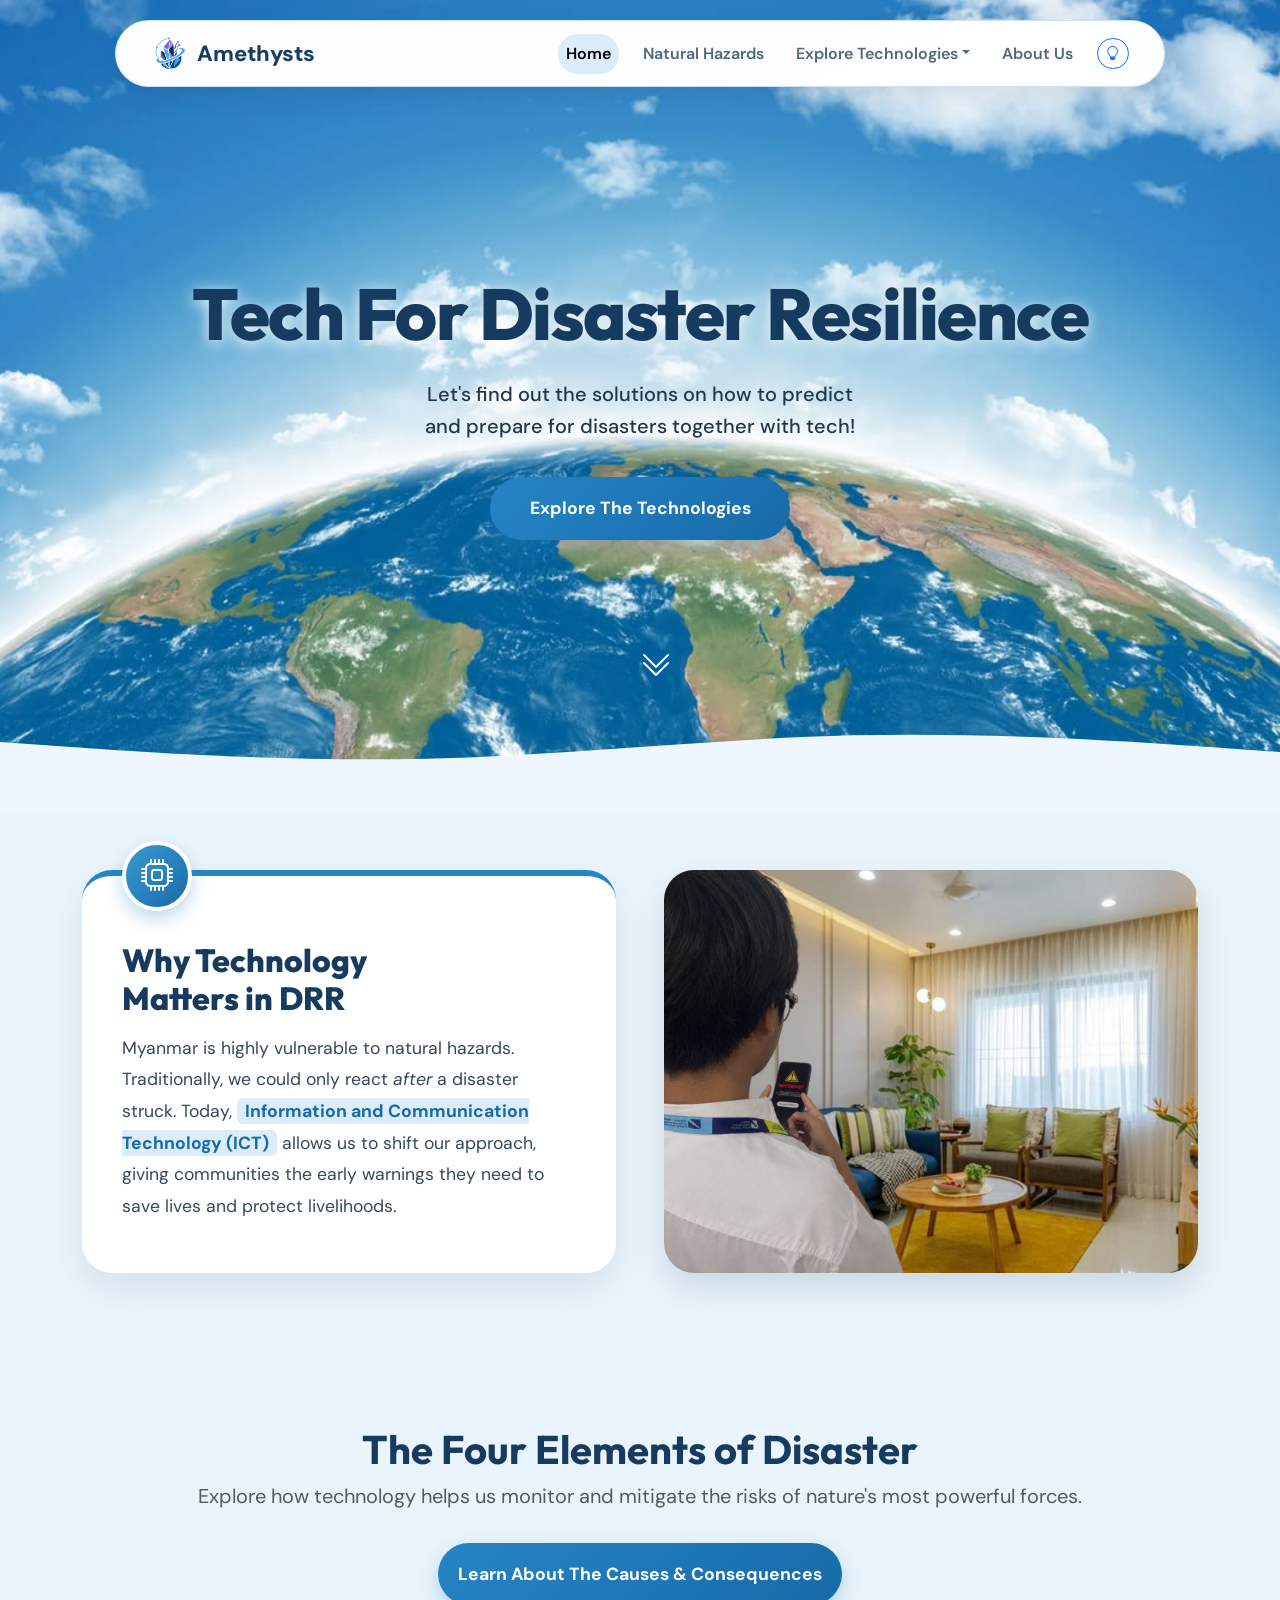
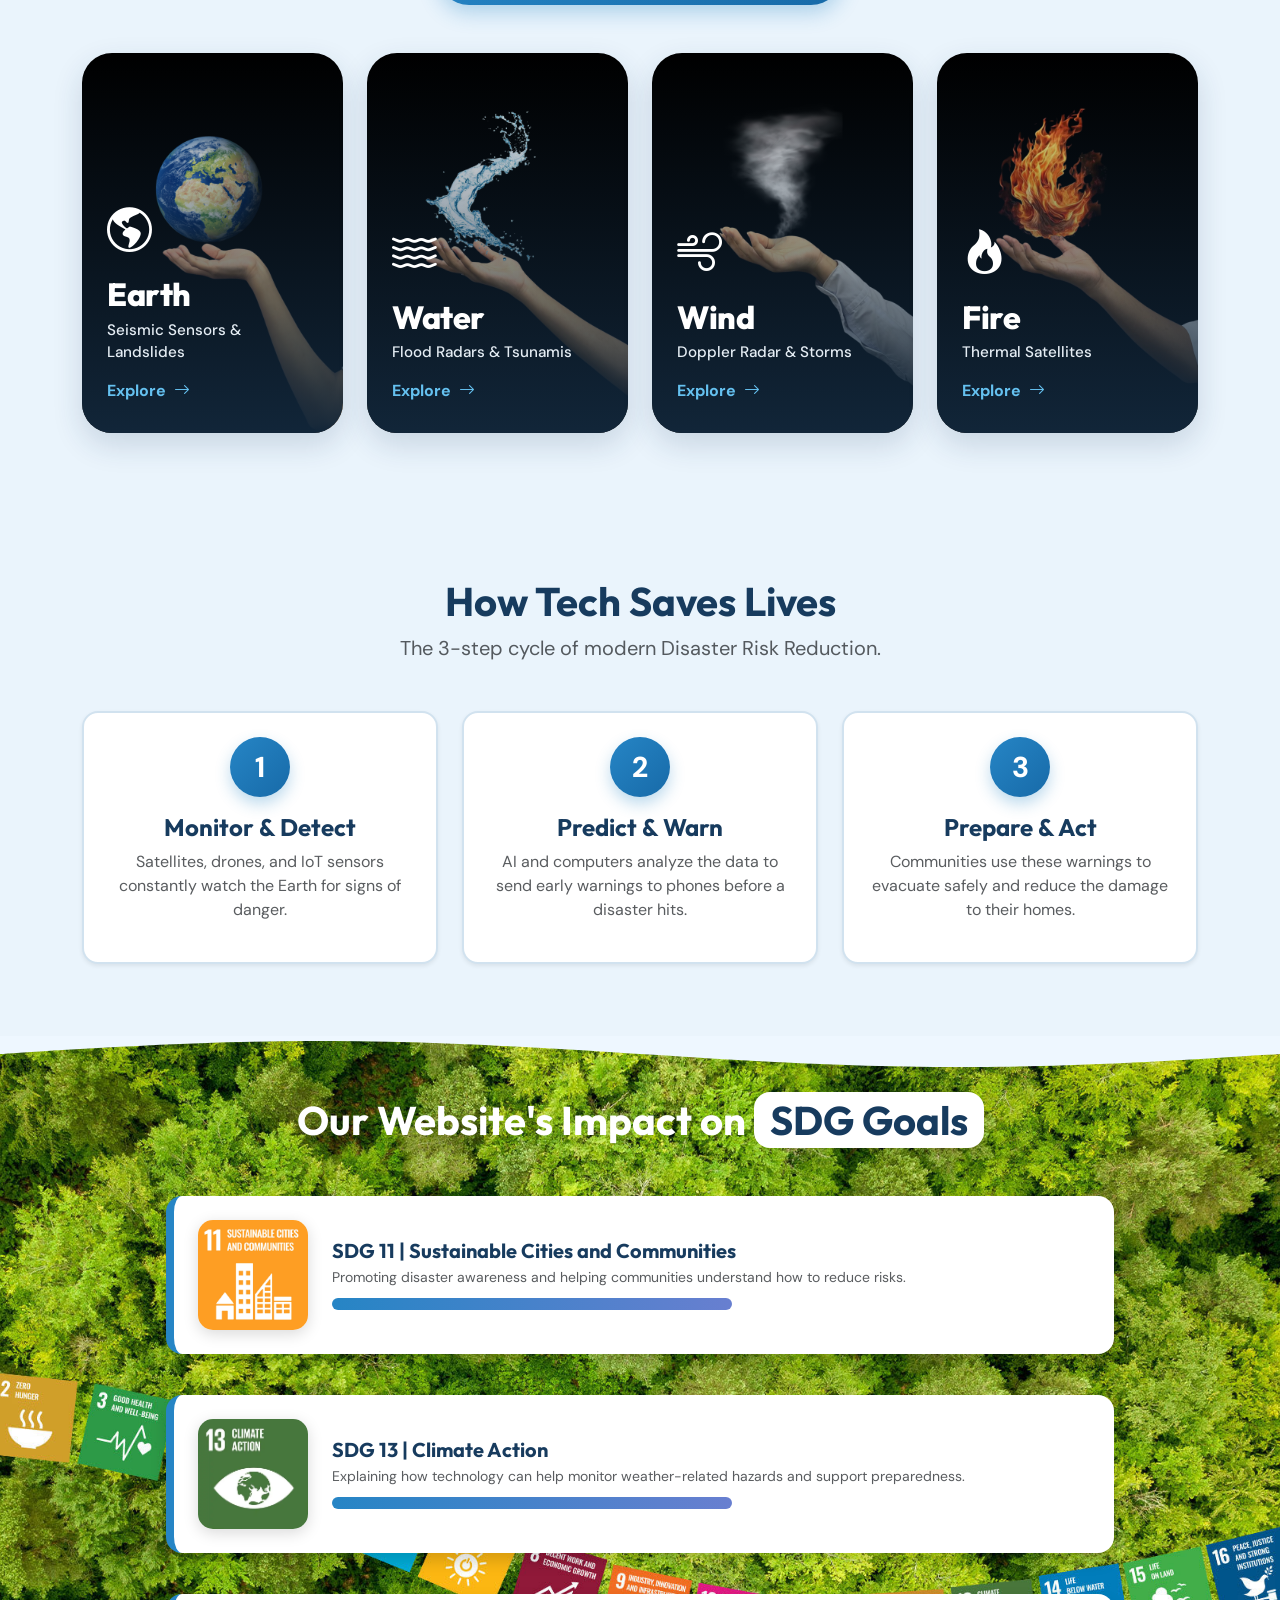
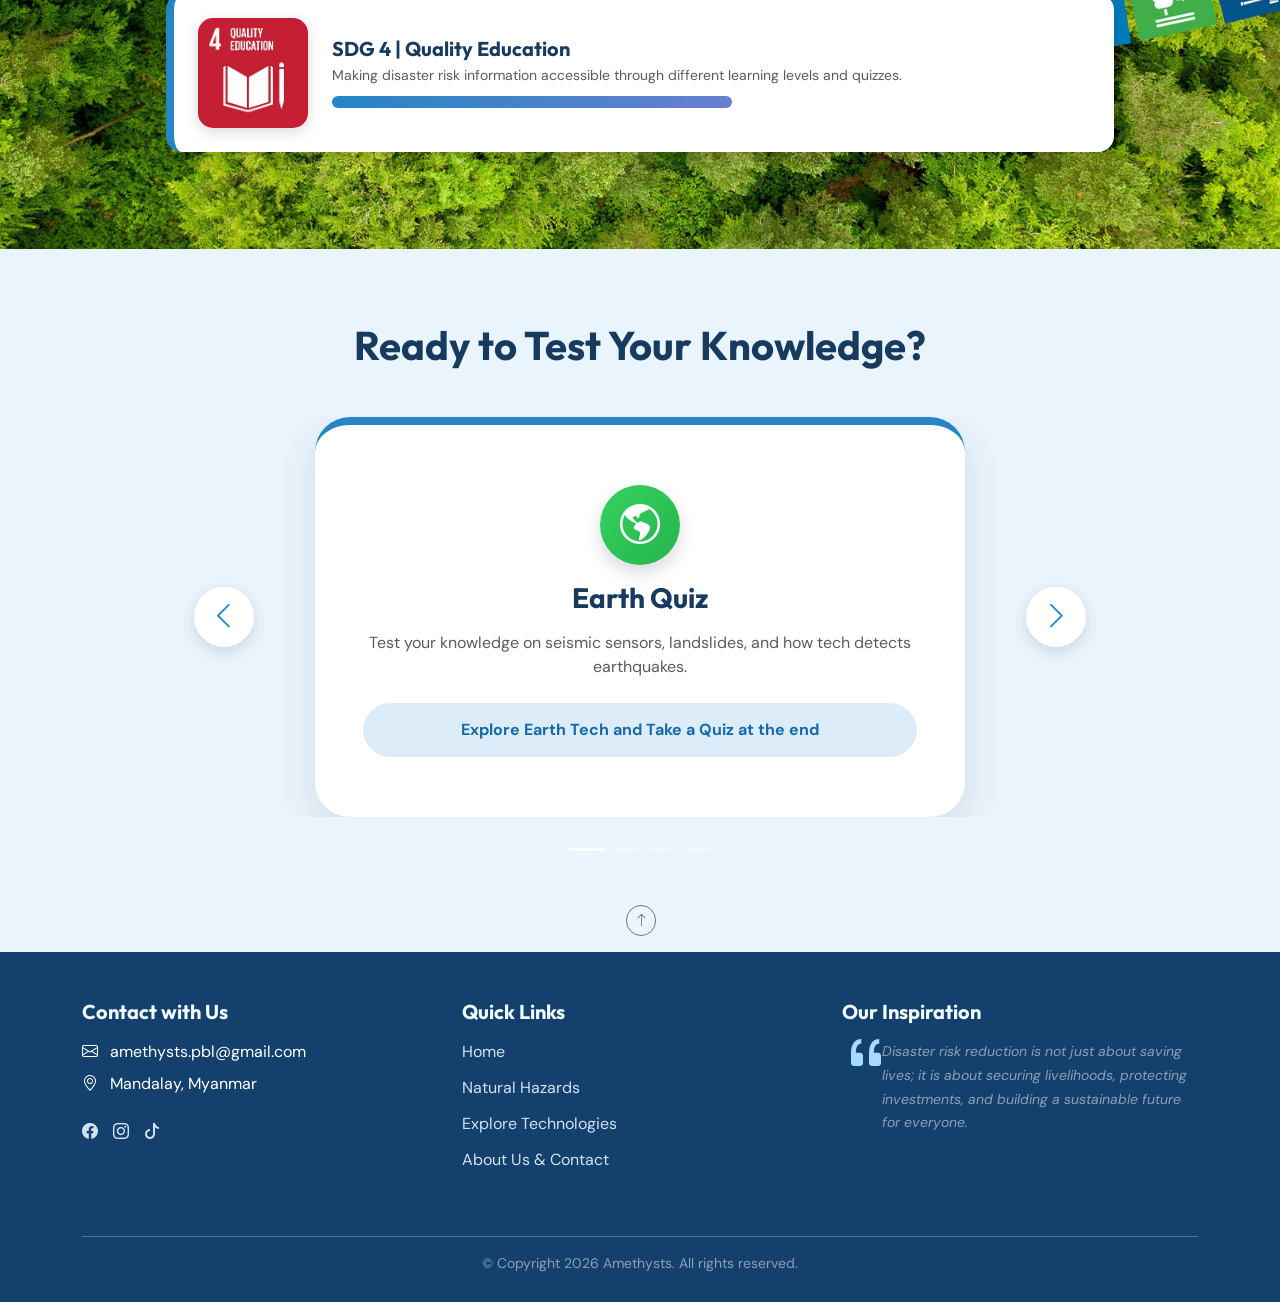
<file: index.html>
<!DOCTYPE html>
<html lang="en">
<head>
    <meta charset="UTF-8">
    <meta name="viewport" content="width=device-width, initial-scale=1.0">
    <title>Amethysts | Disaster Risk Reduction</title>
    <link rel="stylesheet" href="https://cdn.jsdelivr.net/npm/bootstrap@5.3.8/dist/css/bootstrap.min.css">
    <link rel="stylesheet" href="https://cdn.jsdelivr.net/npm/bootstrap-icons@1.13.1/font/bootstrap-icons.min.css">
    <link href="https://unpkg.com/aos@2.3.1/dist/aos.css" rel="stylesheet">
    <link href="https://fonts.googleapis.com/css2?family=DM+Sans:wght@400;500;600;700&display=swap" rel="stylesheet">
    <link rel="icon" href="media/logo.png">
    <link rel="stylesheet" href="style.css">
</head>
<body>

    <nav class="navbar navbar-expand-lg">
        <div class="container nav-container">
            <a class="navbar-brand fw-bold d-flex align-items-center" href="index.html">
                <img src="media/logo.png" alt="Logo" class="nav-logo">
                <span class="brand-text">Amethysts</span>
            </a>
            <button class="navbar-toggler" data-bs-toggle="collapse" data-bs-target="#navbarNav">
                <span class="navbar-toggler-icon"></span>
            </button>
            <div class="collapse navbar-collapse" id="navbarNav">
                <ul class="navbar-nav ms-auto align-items-center">
                    <li class="nav-item"><a class="nav-link active" href="index.html">Home</a></li>
                    <li class="nav-item"><a class="nav-link" href="pages/problem.html">Natural Hazards</a></li>
                    <li class="nav-item dropdown">
                        <a class="nav-link dropdown-toggle" href="" data-bs-toggle="dropdown">Explore Technologies</a>
                        <ul class="dropdown-menu">
                            <li><a href="pages/explore_earth.html" class="dropdown-item">Earth (Seismic)</a></li>
                            <li><a href="pages/explore_water.html" class="dropdown-item">Water (Floods)</a></li>
                            <li><a href="pages/explore_air.html" class="dropdown-item">Wind (Cyclones)</a></li>
                            <li><a href="pages/explore_fire.html" class="dropdown-item">Fire (Wildfires)</a></li>
                        </ul>
                    </li>
                    <li class="nav-item"><a class="nav-link" href="pages/about.html">About Us</a></li>
                    <li class="nav-item">
                        <button class="btn btn-sm btn-outline-primary rounded-pill ms-2" data-bs-toggle="offcanvas" data-bs-target="#tipsOffcanvas" title="Quick Safety Tips">
                            <i class="bi bi-lightbulb"></i>
                        </button>
                    </li>
                </ul>
            </div>
        </div>
    </nav>

    <div class="offcanvas offcanvas-end custom-offcanvas" tabindex="-1" id="tipsOffcanvas">
        <div class="offcanvas-header">
            <h5 class="offcanvas-title"><i class="bi bi-shield-check me-2"></i>Quick Safety Tips</h5>
            <button type="button" class="btn-close btn-close-white" data-bs-dismiss="offcanvas"></button>
        </div>
        <div class="offcanvas-body">
            <p class="text-muted small mb-3 fw-bold">Small habits that save lives in Myanmar.</p>
            <ul class="list-group quick-facts mb-4">
                <li class="list-group-item"><i class="bi bi-phone"></i> Save local emergency numbers in your phone.</li>
                <li class="list-group-item"><i class="bi bi-bag-check"></i> Pack a small go-bag with water, snacks, power bank.</li>
                <li class="list-group-item"><i class="bi bi-people"></i> Agree on a family meeting point.</li>
                <li class="list-group-item"><i class="bi bi-megaphone"></i> Follow official warnings only.</li>
                <li class="list-group-item"><i class="bi bi-house-heart"></i> Know your nearest shelter.</li>
            </ul>
            <a href="pages/problem.html" class="offcanvas-action-btn">Learn More About Hazards</a>
        </div>
    </div>

    <div class="hero-section">
        <h1 class="hero-title mx-2" data-aos="fade-down" data-aos-duration="1000">Tech For Disaster Resilience</h1>
        <div class="hero-box mx-3" data-aos="fade-up" data-aos-duration="1000" data-aos-delay="200">
            <p class="mb-0">Let's find out the solutions on how to predict and prepare for disasters together with tech!</p>
        </div>
        <div class="button" data-aos="zoom-in" data-aos-delay="400">
            <a href="pages/explore_earth.html" class="btn custom-btn">Explore The Technologies</a>
        </div>
        <a href="#why-section" class="scroll-down d-none d-md-block" data-aos="fade-up" data-aos-delay="800"><i class="bi bi-chevron-double-down"></i></a>
        <svg class="wave-svg" xmlns="http://www.w3.org/2000/svg" viewBox="0 0 1440 320" preserveAspectRatio="none">
            <path fill="#eef7ff" fill-opacity="1" d="M0,96L80,112C160,128,320,160,480,149.3C640,139,800,85,960,74.7C1120,64,1280,96,1360,112L1440,128L1440,320L1360,320C1280,320,1120,320,960,320C800,320,640,320,480,320C320,320,160,320,80,320L0,320Z"></path>
        </svg>
    </div>

    <div class="why-section" id="why-section">
        <div class="container">
            <div class="row align-items-center g-4 g-lg-5">
                <div class="col-12 col-lg-6">
                    <div class="why-card" data-aos="fade-right" data-aos-delay="100">
                        <div class="icon-wrapper"><i class="bi bi-cpu"></i></div>
                        <h2 class="why-title">Why Technology Matters in DRR</h2>
                        <p class="why-text">Myanmar is highly vulnerable to natural hazards. Traditionally, we could only react <em>after</em> a disaster struck. Today, <span class="highlight-text">Information and Communication Technology (ICT)</span> allows us to shift our approach, giving communities the early warnings they need to save lives and protect livelihoods.</p>
                    </div>
                </div>
                <div class="col-12 col-lg-6 d-none d-lg-block" data-aos="fade-left" data-aos-delay="300">
                    <div class="why-image-wrapper">
                        <img src="media/warning_home.png" alt="Technology warning" class="why-image">
                    </div>
                </div>
            </div>
        </div>
    </div>

    <div class="elements-section py-5">
        <div class="container py-3 py-lg-4">
            <div class="text-center mb-5" data-aos="fade-up">
                <h2 class="fw-bold text-dark-blue display-6">The Four Elements of Disaster</h2>
                <p class="text-muted fs-5">Explore how technology helps us monitor and mitigate the risks of nature's most powerful forces.</p>
                <a href="pages/problem.html" class="btn custom-btn mt-3">Learn About The Causes & Consequences</a>
            </div>
            <div class="row g-3 g-md-4">
                <div class="col-12 col-sm-6 col-lg-3" data-aos="fade-up" data-aos-delay="100">
                    <a href="pages/explore_earth.html" class="element-card earth-card">
                        <img src="media/earth_element.png" alt="Earth element">
                        <div class="element-overlay">
                            <i class="bi bi-globe-americas element-icon"></i>
                            <h3>Earth</h3><p>Seismic Sensors & Landslides</p>
                            <span class="btn-explore">Explore <i class="bi bi-arrow-right"></i></span>
                        </div>
                    </a>
                </div>
                <div class="col-12 col-sm-6 col-lg-3" data-aos="fade-up" data-aos-delay="200">
                    <a href="pages/explore_water.html" class="element-card water-card">
                        <img src="media/water_element.png" alt="Water element">
                        <div class="element-overlay">
                            <i class="bi bi-water element-icon"></i>
                            <h3>Water</h3><p>Flood Radars & Tsunamis</p>
                            <span class="btn-explore">Explore <i class="bi bi-arrow-right"></i></span>
                        </div>
                    </a>
                </div>
                <div class="col-12 col-sm-6 col-lg-3" data-aos="fade-up" data-aos-delay="300">
                    <a href="pages/explore_air.html" class="element-card wind-card">
                        <img src="media/wind_element.png" alt="Wind element">
                        <div class="element-overlay">
                            <i class="bi bi-wind element-icon"></i>
                            <h3>Wind</h3><p>Doppler Radar & Storms</p>
                            <span class="btn-explore">Explore <i class="bi bi-arrow-right"></i></span>
                        </div>
                    </a>
                </div>
                <div class="col-12 col-sm-6 col-lg-3" data-aos="fade-up" data-aos-delay="400">
                    <a href="pages/explore_fire.html" class="element-card fire-card">
                        <img src="media/fire_element.png" alt="Fire element">
                        <div class="element-overlay">
                            <i class="bi bi-fire element-icon"></i>
                            <h3>Fire</h3><p>Thermal Satellites</p>
                            <span class="btn-explore">Explore <i class="bi bi-arrow-right"></i></span>
                        </div>
                    </a>
                </div>
            </div>
        </div>
    </div>

    <div class="container py-4 py-lg-5 my-4">
        <div class="text-center mb-5" data-aos="fade-up">
            <h2 class="fw-bold text-dark-blue display-6">How Tech Saves Lives</h2>
            <p class="text-muted fs-5">The 3-step cycle of modern Disaster Risk Reduction.</p>
        </div>
        <div class="row text-center g-3 g-md-4">
            <div class="col-12 col-md-4" data-aos="fade-up" data-aos-delay="100">
                <div class="step-card p-4 bg-white rounded-4 shadow-sm h-100">
                    <div class="step-number mb-3">1</div>
                    <h4 class="fw-bold text-dark-blue">Monitor & Detect</h4>
                    <p class="text-muted">Satellites, drones, and IoT sensors constantly watch the Earth for signs of danger.</p>
                </div>
            </div>
            <div class="col-12 col-md-4" data-aos="fade-up" data-aos-delay="200">
                <div class="step-card p-4 bg-white rounded-4 shadow-sm h-100">
                    <div class="step-number mb-3">2</div>
                    <h4 class="fw-bold text-dark-blue">Predict & Warn</h4>
                    <p class="text-muted">AI and computers analyze the data to send early warnings to phones before a disaster hits.</p>
                </div>
            </div>
            <div class="col-12 col-md-4" data-aos="fade-up" data-aos-delay="300">
                <div class="step-card p-4 bg-white rounded-4 shadow-sm h-100">
                    <div class="step-number mb-3">3</div>
                    <h4 class="fw-bold text-dark-blue">Prepare & Act</h4>
                    <p class="text-muted">Communities use these warnings to evacuate safely and reduce the damage to their homes.</p>
                </div>
            </div>
        </div>
    </div>

    <div class="sdg-section pt-0 pb-5">
        <svg class="sdg-wave" xmlns="http://www.w3.org/2000/svg" viewBox="0 0 1000 300" preserveAspectRatio="none">
            <path d="M 0 0 L 0 67.5 Q 0 67.5 10.4 64.3 Q 20.8 61.1 31.3 58 Q 41.7 54.8 52.1 51.8 Q 62.5 48.7 72.9 45.9 Q 83.3 43 93.8 40.4 Q 104.2 37.7 114.6 35.3 Q 125 32.9 135.4 30.8 Q 145.8 28.6 156.3 26.9 Q 166.7 25.1 177.1 23.7 Q 187.5 22.2 197.9 21.2 Q 208.3 20.2 218.8 19.5 Q 229.2 18.9 239.6 18.7 Q 250 18.5 260.4 18.7 Q 270.8 18.9 281.3 19.5 Q 291.7 20.2 302.1 21.2 Q 312.5 22.2 322.9 23.7 Q 333.3 25.1 343.8 26.9 Q 354.2 28.6 364.6 30.8 Q 375 32.9 385.4 35.3 Q 395.8 37.7 406.3 40.4 Q 416.7 43 427.1 45.9 Q 437.5 48.7 447.9 51.8 Q 458.3 54.8 468.8 58 Q 479.2 61.1 489.6 64.3 Q 500 67.5 510.4 70.7 Q 520.8 73.9 531.3 77.1 Q 541.7 80.2 552.1 83.3 Q 562.5 86.3 572.9 89.2 Q 583.3 92 593.8 94.7 Q 604.2 97.3 614.6 99.7 Q 625 102.1 635.4 104.3 Q 645.8 106.4 656.3 108.2 Q 666.7 109.9 677.1 111.4 Q 687.5 112.8 697.9 113.8 Q 708.3 114.8 718.8 115.5 Q 729.2 116.1 739.6 116.3 Q 750 116.5 760.4 116.3 Q 770.8 116.1 781.3 115.5 Q 791.7 114.8 802.1 113.8 Q 812.5 112.8 822.9 111.4 Q 833.3 109.9 843.8 108.2 Q 854.2 106.4 864.6 104.3 Q 875 102.1 885.4 99.7 Q 895.8 97.3 906.3 94.7 Q 916.7 92 927.1 89.2 Q 937.5 86.3 947.9 83.3 Q 958.3 80.2 968.8 77.1 Q 979.2 73.9 989.6 70.7 T 1000 67.5 L 1000 0 Z" fill="#eef7ff" opacity="1"/>
        </svg>
        <div class="container sdg-content py-4">
            <div class="text-center my-4 mb-5 px-2" data-aos="fade-up">
                <h2 class="fw-bold text-white display-6">Our Website's Impact on <span class="bg-white text-dark-blue px-3 py-1 rounded-4 shadow-sm d-inline-block mt-2">SDG Goals</span></h2>
            </div>
            <div class="row justify-content-center g-3">
                <div class="col-12 col-lg-10" data-aos="fade-right" data-aos-delay="100">
                    <div class="sdg-card d-flex flex-column flex-md-row align-items-md-center bg-white p-3 p-md-4 rounded-4 shadow">
                        <img src="media/sdg11.webp" class="sdg-image me-md-4 mb-3 mb-md-0" alt="SDG 11">
                        <div class="w-100">
                            <h5 class="fw-bold text-dark-blue mb-1">SDG 11 | Sustainable Cities and Communities</h5>
                            <p class="text-muted mb-2 small">Promoting disaster awareness and helping communities understand how to reduce risks.</p>
                            <div class="sdg-bar"></div>
                        </div>
                    </div>
                </div>
                <div class="col-12 col-lg-10" data-aos="fade-left" data-aos-delay="200">
                    <div class="sdg-card d-flex flex-column flex-md-row align-items-md-center bg-white p-3 p-md-4 rounded-4 shadow">
                        <img src="media/sdg13.webp" alt="SDG 13" class="sdg-image me-md-4 mb-3 mb-md-0">
                        <div class="w-100">
                            <h5 class="fw-bold text-dark-blue mb-1">SDG 13 | Climate Action</h5>
                            <p class="text-muted mb-2 small">Explaining how technology can help monitor weather-related hazards and support preparedness.</p>
                            <div class="sdg-bar"></div>
                        </div>
                    </div>
                </div>
                <div class="col-12 col-lg-10" data-aos="fade-right" data-aos-delay="300">
                    <div class="sdg-card d-flex flex-column flex-md-row align-items-md-center bg-white p-3 p-md-4 rounded-4 shadow">
                        <img src="media/sdg4.webp" alt="SDG 4" class="sdg-image me-md-4 mb-3 mb-md-0">
                        <div class="w-100">
                            <h5 class="fw-bold text-dark-blue mb-1">SDG 4 | Quality Education</h5>
                            <p class="text-muted mb-2 small">Making disaster risk information accessible through different learning levels and quizzes.</p>
                            <div class="sdg-bar"></div>
                        </div>
                    </div>
                </div>
            </div>
        </div>
    </div>

    <div class="quiz-section py-5">
        <div class="container py-3 py-lg-4">
            <h2 class="fw-bold text-dark-blue text-center display-6 mb-5 px-2" data-aos="fade-up">Ready to Test Your Knowledge?</h2>
            <div class="carousel slide" data-bs-interval="false" id="quizCarousel">
                <div class="carousel-indicators">
                    <button data-bs-target="#quizCarousel" data-bs-slide-to="0" class="active"></button>
                    <button data-bs-target="#quizCarousel" data-bs-slide-to="1"></button>
                    <button data-bs-target="#quizCarousel" data-bs-slide-to="2"></button>
                    <button data-bs-target="#quizCarousel" data-bs-slide-to="3"></button>
                </div>
                <div class="carousel-inner" data-aos="zoom-in">
                    <div class="carousel-item active">
                        <div class="quiz-card text-center p-4 p-md-5 mx-auto">
                            <div class="quiz-icon-wrapper earth-color mb-3"><i class="bi bi-globe-americas"></i></div>
                            <h3 class="fw-bold text-dark-blue mb-3">Earth Quiz</h3>
                            <p class="text-muted mb-4">Test your knowledge on seismic sensors, landslides, and how tech detects earthquakes.</p>
                            <a href="pages/explore_earth.html#quiz-section" class="btn custom-quiz-btn">Explore Earth Tech and Take a Quiz at the end</a>
                        </div>
                    </div>
                    <div class="carousel-item">
                        <div class="quiz-card text-center p-4 p-md-5 mx-auto">
                            <div class="quiz-icon-wrapper water-color mb-3"><i class="bi bi-water"></i></div>
                            <h3 class="fw-bold text-dark-blue mb-3">Water Quiz</h3>
                            <p class="text-muted mb-4">How much do you know about flood radars, IoT sensors, and tsunami warnings?</p>
                            <a href="pages/explore_water.html#quiz-section" class="btn custom-quiz-btn">Explore Water Tech and Take a Quiz at the end</a>
                        </div>
                    </div>
                    <div class="carousel-item">
                        <div class="quiz-card text-center p-4 p-md-5 mx-auto">
                            <div class="quiz-icon-wrapper wind-color mb-3"><i class="bi bi-wind"></i></div>
                            <h3 class="fw-bold text-dark-blue mb-3">Wind Quiz</h3>
                            <p class="text-muted mb-4">Discover how Doppler radars track cyclones and storms. Ready to test your skills?</p>
                            <a href="pages/explore_air.html#quiz-section" class="btn custom-quiz-btn">Explore Wind Tech and Take a Quiz at the end</a>
                        </div>
                    </div>
                    <div class="carousel-item">
                        <div class="quiz-card text-center p-4 p-md-5 mx-auto">
                            <div class="quiz-icon-wrapper fire-color mb-3"><i class="bi bi-fire"></i></div>
                            <h3 class="fw-bold text-dark-blue mb-3">Fire Quiz</h3>
                            <p class="text-muted mb-4">Learn about thermal satellite imaging and AI which are used to combat forest wildfires.</p>
                            <a href="pages/explore_fire.html#quiz-section" class="btn custom-quiz-btn">Explore Fire Tech and Take a Quiz at the end</a>
                        </div>
                    </div>
                </div>
                <button class="carousel-control-prev custom-carousel-btn d-none d-md-flex" data-bs-target="#quizCarousel" data-bs-slide="prev"><i class="bi bi-chevron-left"></i></button>
                <button class="carousel-control-next custom-carousel-btn d-none d-md-flex" data-bs-target="#quizCarousel" data-bs-slide="next"><i class="bi bi-chevron-right"></i></button>
            </div>
        </div>
    </div>

    <div class="container flex w-100" id="topbtn">
         <div class="text-center py-3 justify-content-center">
            <a href="" class="btn btn-sm btn-outline-secondary rounded-pill">
                <i class="bi bi-arrow-up"></i>
            </a>
        </div> 
    </div>
   

    <footer class="footer pt-5 pb-4">
        <div class="container">
            <div class="row">
                <div class="col-12 col-md-4 mb-4">
                    <h5 class="fw-bold mb-3">Contact with Us</h5>
                    <p class="mb-2"><i class="bi bi-envelope me-2"></i> amethysts.pbl@gmail.com</p>
                    <p class="mb-4"><i class="bi bi-geo-alt me-2"></i> Mandalay, Myanmar</p>
                    <div class="d-flex social-icons">
                        <a href="https://www.facebook.com"><i class="bi bi-facebook"></i></a>
                        <a href="https://www.instagram.com"><i class="bi bi-instagram"></i></a>
                        <a href="https://www.tiktok.com"><i class="bi bi-tiktok"></i></a>
                    </div>
                </div>
                <div class="col-12 col-md-4 mb-4">
                    <h5 class="fw-bold mb-3">Quick Links</h5>
                    <ul class="list-unstyled footer-links">
                        <li><a href="index.html">Home</a></li>
                        <li><a href="pages/problem.html">Natural Hazards</a></li>
                        <li><a href="pages/explore_earth.html">Explore Technologies</a></li>
                        <li><a href="pages/about.html">About Us & Contact</a></li>
                    </ul>
                </div>
                <div class="col-12 col-md-4 mb-4">
                    <h5 class="fw-bold mb-3">Our Inspiration</h5>
                    <div class="footer-quote">
                        <i class="bi bi-quote quote-icon"></i>
                        <p class="text-white-50 small mb-0">Disaster risk reduction is not just about saving lives; it is about securing livelihoods, protecting investments, and building a sustainable future for everyone.</p>
                    </div>
                </div>
            </div>
            <hr class="mt-4 mb-3 border-light opacity-25">
            <div class="text-center small text-white-50">
                <p class="mb-1">&copy; Copyright 2026 Amethysts. All rights reserved.</p>
            </div>
        </div>
    </footer>

    <script src="https://cdn.jsdelivr.net/npm/bootstrap@5.3.8/dist/js/bootstrap.bundle.min.js"></script>
    <script src="https://unpkg.com/aos@2.3.1/dist/aos.js"></script>
    <script>AOS.init({ once: true });</script>
</body>
</html>
</file>
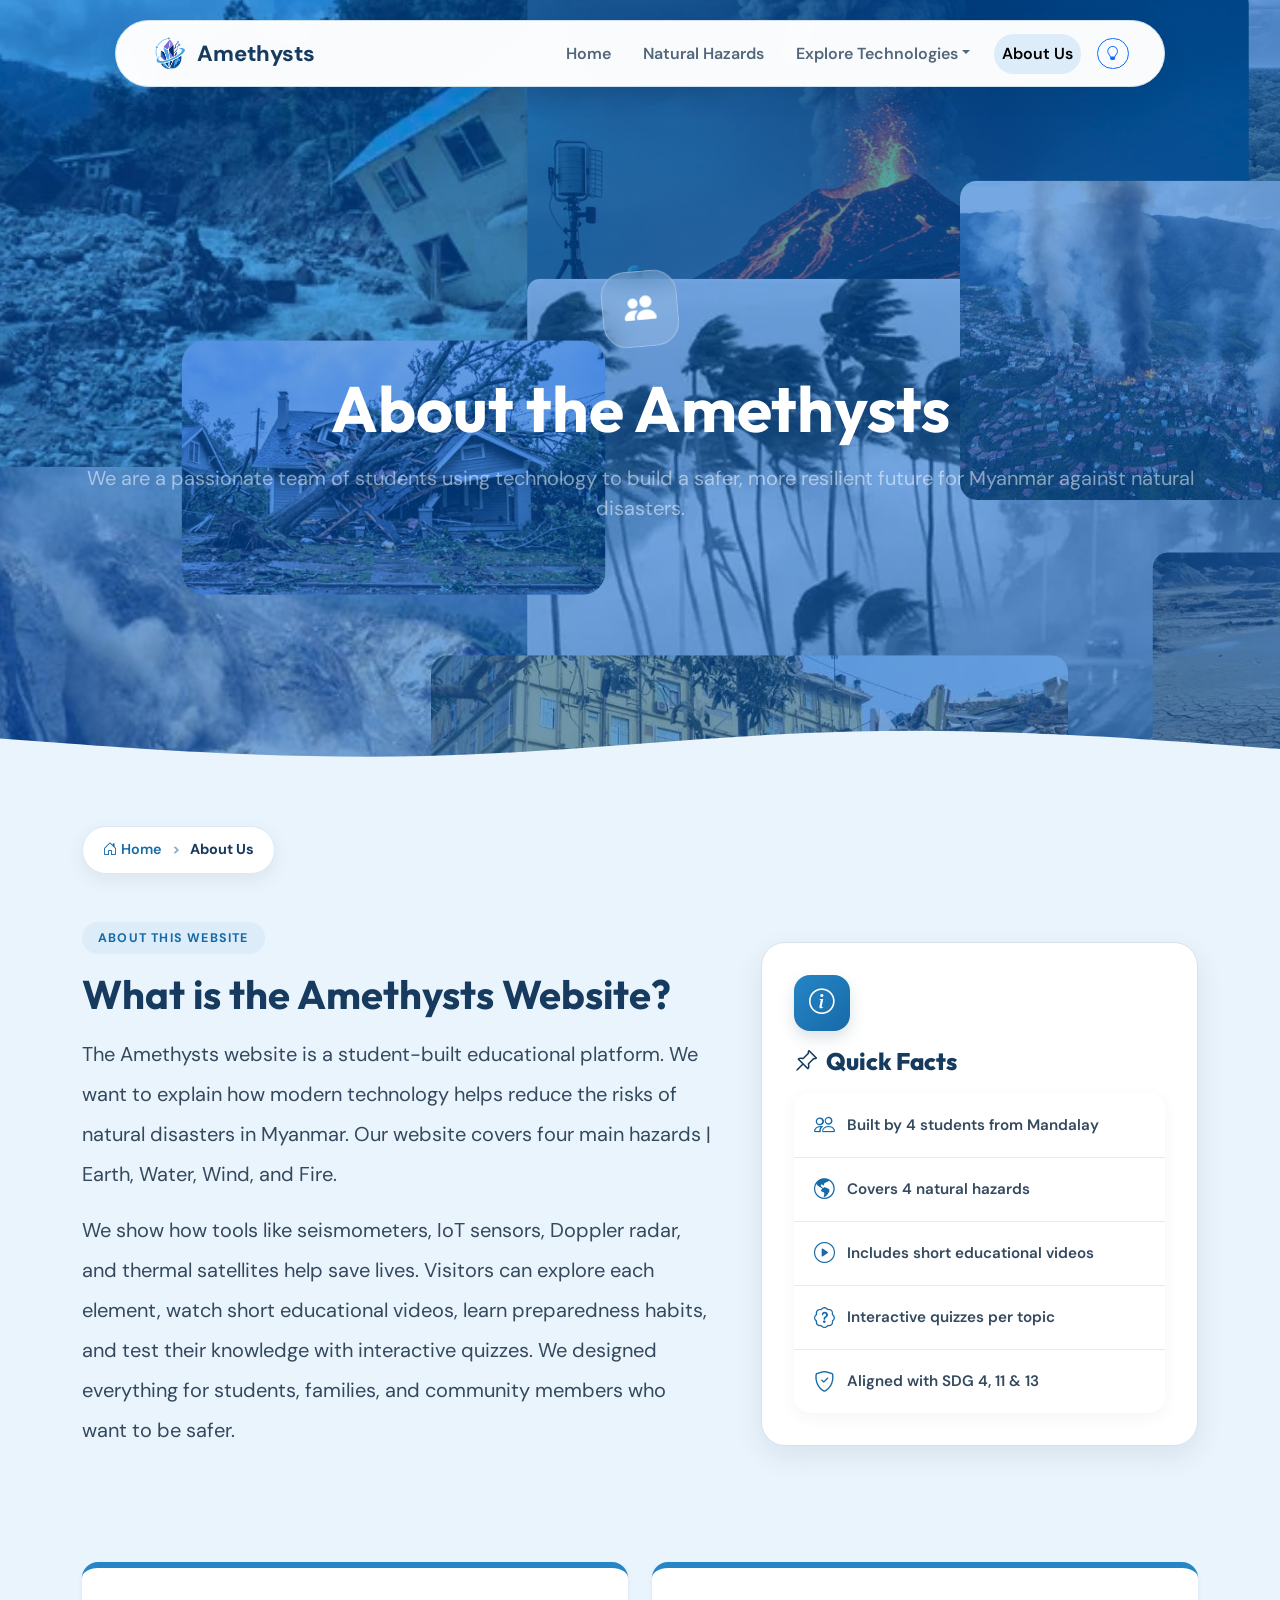
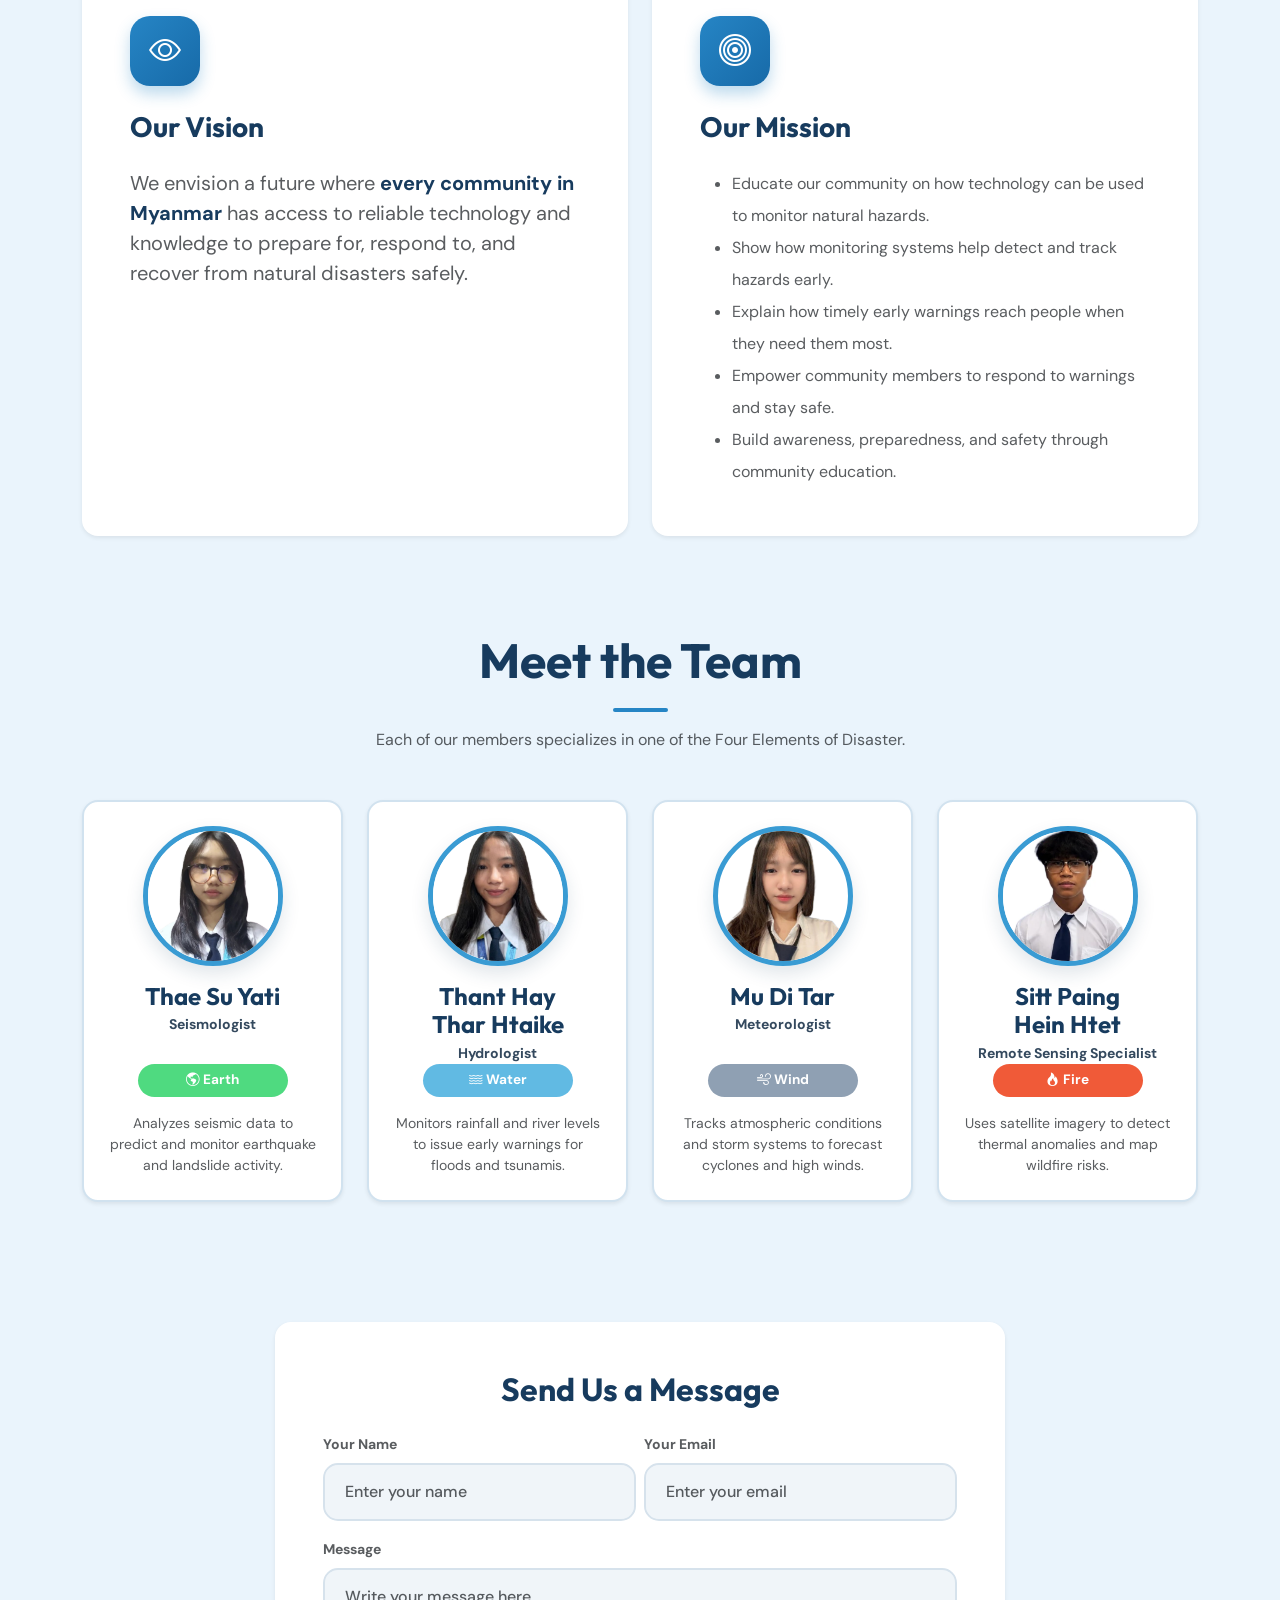
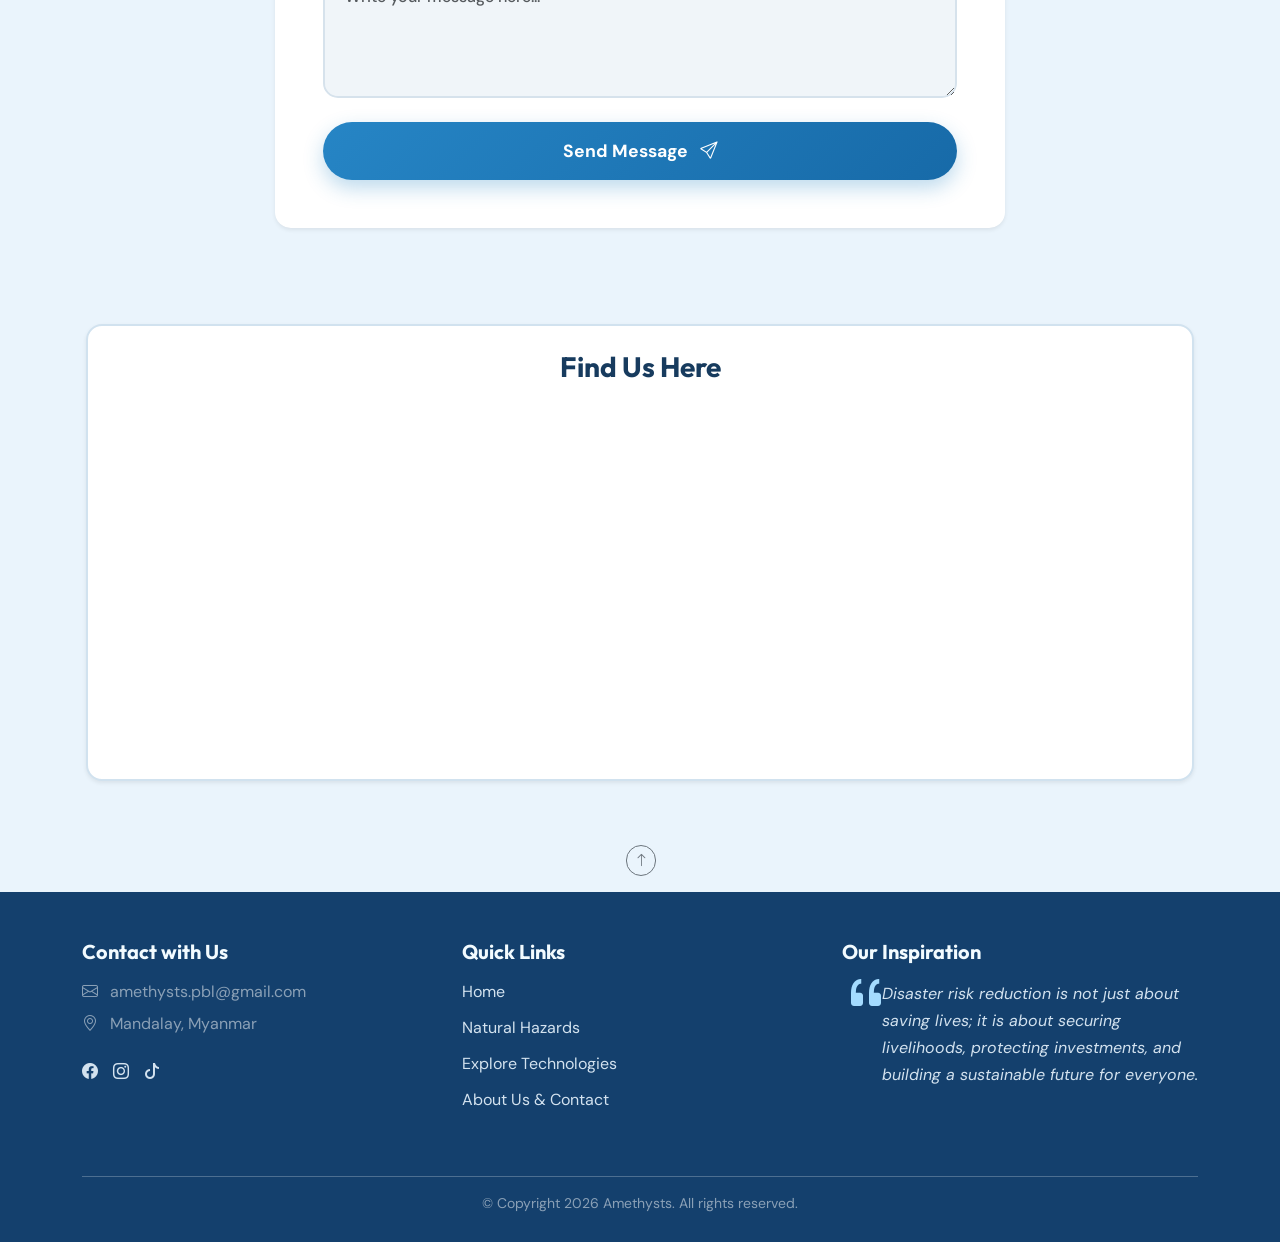
<file: pages/about.html>
<!DOCTYPE html>
<html lang="en">
<head>
    <meta charset="UTF-8">
    <meta name="viewport" content="width=device-width, initial-scale=1.0">
    <title>Amethysts | About Us & Contact</title>
    <link rel="stylesheet" href="https://cdn.jsdelivr.net/npm/bootstrap@5.3.8/dist/css/bootstrap.min.css">
    <link rel="stylesheet" href="https://cdn.jsdelivr.net/npm/bootstrap-icons@1.13.1/font/bootstrap-icons.min.css">
    <link href="https://unpkg.com/aos@2.3.1/dist/aos.css" rel="stylesheet">
    <link href="https://fonts.googleapis.com/css2?family=DM+Sans:wght@400;500;600;700&display=swap" rel="stylesheet">
    <link rel="icon" href="../media/logo.png">
    <link rel="stylesheet" href="../style.css">
</head>
<body>

    <nav class="navbar navbar-expand-lg">
        <div class="container nav-container">
            <a class="navbar-brand fw-bold d-flex align-items-center" href="../index.html">
                <img src="../media/logo.png" alt="logo" class="nav-logo">
                <span class="brand-text">Amethysts</span>
            </a>
            <button class="navbar-toggler" type="button" data-bs-toggle="collapse" data-bs-target="#navbarNav">
                <span class="navbar-toggler-icon"></span>
            </button>
            <div class="collapse navbar-collapse" id="navbarNav">
                <ul class="navbar-nav ms-auto align-items-center">
                    <li class="nav-item"><a class="nav-link" href="../index.html">Home</a></li>
                    <li class="nav-item"><a class="nav-link" href="problem.html">Natural Hazards</a></li>
                    <li class="nav-item dropdown">
                        <a class="nav-link dropdown-toggle" href="#" data-bs-toggle="dropdown">Explore Technologies</a>
                        <ul class="dropdown-menu">
                            <li><a href="explore_earth.html" class="dropdown-item">Earth (Seismic)</a></li>
                            <li><a href="explore_water.html" class="dropdown-item">Water (Floods)</a></li>
                            <li><a href="explore_air.html" class="dropdown-item">Wind (Cyclones)</a></li>
                            <li><a href="explore_fire.html" class="dropdown-item">Fire (Wildfires)</a></li>
                        </ul>
                    </li>
                    <li class="nav-item"><a class="nav-link active" href="about.html">About Us</a></li>
                    <li class="nav-item">
                        <button class="btn btn-sm btn-outline-primary rounded-pill ms-2" data-bs-toggle="offcanvas" data-bs-target="#tipsOffcanvas" title="Quick Safety Tips">
                            <i class="bi bi-lightbulb"></i>
                        </button>
                    </li>
                </ul>
            </div>
        </div>
    </nav>

    <div class="offcanvas offcanvas-end custom-offcanvas" tabindex="-1" id="tipsOffcanvas">
        <div class="offcanvas-header">
            <h5 class="offcanvas-title"><i class="bi bi-shield-check me-2"></i>Quick Safety Tips</h5>
            <button type="button" class="btn-close btn-close-white" data-bs-dismiss="offcanvas"></button>
        </div>
        <div class="offcanvas-body">
            <p class="text-muted small mb-3 fw-bold">Small habits that save lives in Myanmar.</p>
            <ul class="list-group quick-facts mb-4">
                <li class="list-group-item"><i class="bi bi-phone"></i> Save local emergency numbers in your phone.</li>
                <li class="list-group-item"><i class="bi bi-bag-check"></i> Pack a small go-bag with water, snacks, power bank.</li>
                <li class="list-group-item"><i class="bi bi-people"></i> Agree on a family meeting point.</li>
                <li class="list-group-item"><i class="bi bi-megaphone"></i> Follow official warnings only.</li>
                <li class="list-group-item"><i class="bi bi-house-heart"></i> Know your nearest shelter.</li>
            </ul>
            <a href="pages/problem.html" class="offcanvas-action-btn">Learn More About Hazards</a>
        </div>
    </div>

    <div class="problemandabout-hero">
        <div class="container text-center px-3" data-aos="zoom-in">
            <div class="problem-icon-badge mb-4">
                <i class="bi bi-people-fill"></i>
            </div>
            <h1 class="fw-bold display-3 text-white mb-3">About the Amethysts</h1>
            <p class="fs-5 text-white-50 mx-auto">
                We are a passionate team of students using technology to build a safer, more resilient future for Myanmar against natural disasters.
            </p>
        </div>
        <svg class="problem-wave" xmlns="http://www.w3.org/2000/svg" viewBox="0 0 1440 320" preserveAspectRatio="none">
            <path fill="#EAF4FC" fill-opacity="1" d="M0,96L80,112C160,128,320,160,480,149.3C640,139,800,85,960,74.7C1120,64,1280,96,1360,112L1440,128L1440,320L1360,320C1280,320,1120,320,960,320C800,320,640,320,480,320C320,320,160,320,80,320L0,320Z"></path>
        </svg>
    </div>

    <div class="container mt-3">
        <ul class="breadcrumb-custom">
            <li><a href="../index.html"><i class="bi bi-house-door me-1"></i>Home</a></li>
            <li class="active">About Us</li>
        </ul>
    </div>

    <div class="container py-5">
        <div class="row align-items-center g-4 g-lg-5">
            <div class="col-12 col-lg-7" data-aos="fade-right">
                <span class="section-label">About This Website</span>
                <h2 class="fw-bold text-dark-blue display-6 mb-3">What is the Amethysts Website?</h2>
                <p class="lh-lg fs-5">
                    The Amethysts website is a student-built educational platform. We want to explain how modern technology helps reduce the risks of natural disasters in Myanmar. Our website covers four main hazards | Earth, Water, Wind, and Fire. 
                </p>
                <p class="lh-lg fs-5">
                    We show how tools like seismometers, IoT sensors, Doppler radar, and thermal satellites help save lives. Visitors can explore each element, watch short educational videos, learn preparedness habits, and test their knowledge with interactive quizzes. We designed everything for students, families, and community members who want to be safer.
                </p>
            </div>
            <div class="col-12 col-lg-5" data-aos="fade-left">
                <div class="prep-card">
                    <div class="prep-icon bg-gradient-blue"><i class="bi bi-info-circle"></i></div>
                    <h4><i class="bi bi-pin-angle me-2"></i>Quick Facts</h4>
                    <ul class="list-group quick-facts">
                        <li class="list-group-item"><i class="bi bi-people"></i> Built by 4 students from Mandalay</li>
                        <li class="list-group-item"><i class="bi bi-globe-americas"></i> Covers 4 natural hazards</li>
                        <li class="list-group-item"><i class="bi bi-play-circle"></i> Includes short educational videos</li>
                        <li class="list-group-item"><i class="bi bi-patch-question"></i> Interactive quizzes per topic</li>
                        <li class="list-group-item"><i class="bi bi-shield-check"></i> Aligned with SDG 4, 11 & 13</li>
                    </ul>
                </div>
            </div>
        </div>
    </div>

    <div class="mission-section py-5">
        <div class="container">
            <div class="row justify-content-center align-items-stretch g-4" data-aos="fade-up">
                
                <div class="col-12 col-lg-6">
                    <div class="mission-card h-100 p-4 p-md-5 bg-white rounded-4 shadow-sm d-flex flex-column">
                        <div class="mission-icon mb-4"><i class="bi bi-eye"></i></div>
                        <h3 class="fw-bold text-dark-blue mb-4">Our Vision</h3>
                        <p class="text-muted fs-5 text-start mb-0">
                            We envision a future where <strong class="text-dark-blue">every community in Myanmar</strong> has access to reliable technology and knowledge to prepare for, respond to, and recover from natural disasters safely.
                        </p>
                    </div>
                </div>

                <div class="col-12 col-lg-6">
                    <div class="mission-card h-100 p-4 p-md-5 bg-white rounded-4 shadow-sm d-flex flex-column">
                        <div class="mission-icon mb-4"><i class="bi bi-bullseye"></i></div>
                        <h3 class="fw-bold text-dark-blue mb-4">Our Mission</h3>
                        <ul class="text-muted text-start mb-0 fs-6 lh-lg">
                            <li>Educate our community on how technology can be used to monitor natural hazards.</li>
                            <li>Show how monitoring systems help detect and track hazards early.</li>
                            <li>Explain how timely early warnings reach people when they need them most.</li>
                            <li>Empower community members to respond to warnings and stay safe.</li>
                            <li>Build awareness, preparedness, and safety through community education.</li>
                        </ul>
                    </div>
                </div>

            </div>
        </div>
    </div>

    <div class="team-section py-5">
        <div class="container">
            <div class="text-center mb-5 px-2" data-aos="fade-up">
                <h2 class="fw-bold text-dark-blue display-5">Meet the Team</h2>
                <div class="title-divider mx-auto"></div>
                <p class="text-muted mt-3">Each of our members specializes in one of the Four Elements of Disaster.</p>
            </div>

            <div class="row justify-content-center g-3 g-md-4">
                <div class="col-12 col-sm-6 col-lg-3 mb-4" data-aos="fade-up" data-aos-delay="100">
                    <div class="team-card text-center p-4 bg-white rounded-4 shadow-sm h-100">
                        <img src="../media/member1.png" alt="Thae Su Yati" class="team-img mb-3">
                        <div class="name-area">
                            <h4 class="fw-bold text-dark-blue mb-1">Thae Su Yati</h4>
                            <p class="fw-bold small mb-0">Seismologist</p>
                        </div>
                        <div class="content-bottom">
                            <div class="element-badge earth-badge mb-3"><i class="bi bi-globe-americas"></i> Earth</div>
                            <p class="text-muted small mb-0">Analyzes seismic data to predict and monitor earthquake and landslide activity.</p>
                        </div>
                    </div>
                </div>
                <div class="col-12 col-sm-6 col-lg-3 mb-4" data-aos="fade-up" data-aos-delay="200">
                    <div class="team-card text-center p-4 bg-white rounded-4 shadow-sm h-100">
                        <img src="../media/member2.png" alt="Thant Hay Thar Htaike" class="team-img mb-3">
                        <div class="name-area">
                            <h4 class="fw-bold text-dark-blue mb-1">Thant Hay Thar Htaike</h4>
                            <p class="fw-bold small mb-0">Hydrologist</p>
                        </div>
                        <div class="content-bottom">
                            <div class="element-badge water-badge mb-3"><i class="bi bi-water"></i> Water</div>
                            <p class="text-muted small mb-0">Monitors rainfall and river levels to issue early warnings for floods and tsunamis.</p>
                        </div>
                    </div>
                </div>
                <div class="col-12 col-sm-6 col-lg-3 mb-4" data-aos="fade-up" data-aos-delay="300">
                    <div class="team-card text-center p-4 bg-white rounded-4 shadow-sm h-100">
                        <img src="../media/member3.jpg" alt="Mu Ti Dar" class="team-img mb-3">
                        <div class="name-area">
                            <h4 class="fw-bold text-dark-blue mb-1">Mu Di Tar</h4>
                            <p class="fw-bold small mb-0">Meteorologist</p>
                        </div>
                        <div class="content-bottom">
                            <div class="element-badge wind-badge mb-3"><i class="bi bi-wind"></i> Wind</div>
                            <p class="text-muted small mb-0">Tracks atmospheric conditions and storm systems to forecast cyclones and high winds.</p>
                        </div>
                    </div>
                </div>
                <div class="col-12 col-sm-6 col-lg-3 mb-4" data-aos="fade-up" data-aos-delay="400">
                    <div class="team-card text-center p-4 bg-white rounded-4 shadow-sm h-100">
                        <img src="../media/member4.png" alt="Sitt Paing Hein Htet" class="team-img mb-3">
                        <div class="name-area">
                            <h4 class="fw-bold text-dark-blue mb-1">Sitt Paing Hein Htet</h4>
                            <p class="fw-bold small mb-0">Remote Sensing Specialist</p>
                        </div>
                        <div class="content-bottom">
                            <div class="element-badge fire-badge mb-3"><i class="bi bi-fire"></i> Fire</div>
                            <p class="text-muted small mb-0">Uses satellite imagery to detect thermal anomalies and map wildfire risks.</p>
                        </div>
                    </div>
                </div>
            </div>
        </div>
    </div>

    <div class="container py-4 py-lg-5 px-3" id="contact-section">
        <div class="row justify-content-center">
            <div class="col-12 col-lg-8" data-aos="fade-up">
                <div class="bg-white p-3 p-md-5 rounded-4 shadow-sm">
                    <h2 class="fw-bold text-dark-blue mb-4 text-center">Send Us a Message</h2>
                    <form action="" method="post">
                        <div class="row mb-3 g-2">
                            <div class="col-12 col-md-6">
                                <label class="form-label text-muted small fw-bold">Your Name</label>
                                <input type="text" class="form-control" placeholder="Enter your name">
                            </div>
                            <div class="col-12 col-md-6">
                                <label class="form-label text-muted small fw-bold">Your Email</label>
                                <input type="email" class="form-control" placeholder="Enter your email">
                            </div>
                        </div>
                        <div class="mb-4">
                            <label class="form-label text-muted small fw-bold">Message</label>
                            <textarea class="form-control" rows="4" placeholder="Write your message here..."></textarea>
                        </div>
                        <button type="button" class="btn custom-btn w-100 py-3 rounded-pill" data-bs-toggle="modal" data-bs-target="#successModal">
                            Send Message <i class="bi bi-send ms-2"></i>
                        </button>
                    </form>
                </div>
            </div>
        </div>
    </div>

    <div class="container py-4 py-lg-5 px-3" data-aos="fade-up">
        <div class="map-box bg-white p-3 p-md-4 rounded-4 shadow-sm text-center">
            <h3 class="fw-bold text-dark-blue mb-4">Find Us Here</h3>
            <div class="map-wrapper map-container">
                <iframe class="map-iframe" src="https://www.google.com/maps/embed?pb=!1m18!1m12!1m3!1d3347.9967296237596!2d96.05959618978869!3d21.98613056039784!2m3!1f0!2f0!3f0!3m2!1i1024!2i768!4f13.1!3m3!1m2!1s0x30cb13aeabad9e3d%3A0x94948226ce478f6e!2sEDUSN%20Digital%20School%2C%20Mandalay%20Campus!5e1!3m2!1smy!2smm!4v1775627820784!5m2!1smy!2smm" allowfullscreen="" loading="lazy" referrerpolicy="no-referrer-when-downgrade"></iframe>
            </div>
        </div>
    </div>

    <div class="modal fade" id="successModal" tabindex="-1">
        <div class="modal-dialog modal-dialog-centered">
            <div class="modal-content text-center border-0 shadow-lg">
                <div class="modal-header border-0 pb-0"><button type="button" class="btn-close ms-auto" data-bs-dismiss="modal"></button></div>
                <div class="modal-body p-4 p-md-5">
                    <i class="bi bi-check-circle-fill text-success display-1 mb-3"></i>
                    <h2 class="fw-bold text-dark-blue mb-3">Message Sent!</h2>
                    <p class="text-muted">Thank you for reaching out to the Amethysts team. We will get back to you as soon as possible.</p>
                    <button type="button" class="btn custom-btn w-50 mt-3 rounded-pill" data-bs-dismiss="modal">Close</button>
                </div>
            </div>
        </div>
    </div>

    <div class="container flex w-100" id="topbtn">
         <div class="text-center py-3 justify-content-center">
            <a href="" class="btn btn-sm btn-outline-secondary rounded-pill">
                <i class="bi bi-arrow-up"></i>
            </a>
        </div> 
    </div>

    <footer class="footer pt-5 pb-4">
        <div class="container">
            <div class="row">
                <div class="col-12 col-md-4 mb-4">
                    <h5 class="fw-bold mb-3">Contact with Us</h5>
                    <p class="mb-2 text-white-50"><i class="bi bi-envelope me-2"></i> amethysts.pbl@gmail.com</p>
                    <p class="mb-4 text-white-50"><i class="bi bi-geo-alt me-2"></i> Mandalay, Myanmar</p>
                    <div class="d-flex social-icons">
                        <a href="https://www.facebook.com"><i class="bi bi-facebook"></i></a>
                        <a href="https://www.instagram.com"><i class="bi bi-instagram"></i></a>
                        <a href="https://www.tiktok.com"><i class="bi bi-tiktok"></i></a>
                    </div>
                </div>
                <div class="col-12 col-md-4 mb-4">
                    <h5 class="fw-bold mb-3">Quick Links</h5>
                    <ul class="list-unstyled footer-links">
                        <li><a href="../index.html">Home</a></li>
                        <li><a href="problem.html">Natural Hazards</a></li>
                        <li><a href="explore_earth.html">Explore Technologies</a></li>
                        <li><a href="about.html">About Us & Contact</a></li>
                    </ul>
                </div>
                <div class="col-12 col-md-4 mb-4">
                    <h5 class="fw-bold mb-3">Our Inspiration</h5>
                    <div class="footer-quote">
                        <i class="bi bi-quote quote-icon"></i>
                        <p class="mb-0">Disaster risk reduction is not just about saving lives; it is about securing livelihoods, protecting investments, and building a sustainable future for everyone.</p>
                    </div>
                </div>
            </div>
            <hr class="mt-4 mb-3 border-light opacity-25">
            <div class="text-center small text-white-50">
                <p class="mb-1">&copy; Copyright 2026 Amethysts. All rights reserved.</p>
            </div>
        </div>
    </footer>

    <script src="https://cdn.jsdelivr.net/npm/bootstrap@5.3.8/dist/js/bootstrap.bundle.min.js"></script>
    <script src="https://unpkg.com/aos@2.3.1/dist/aos.js"></script>
    <script>AOS.init({ once: true });</script>
</body>
</html>
</file>
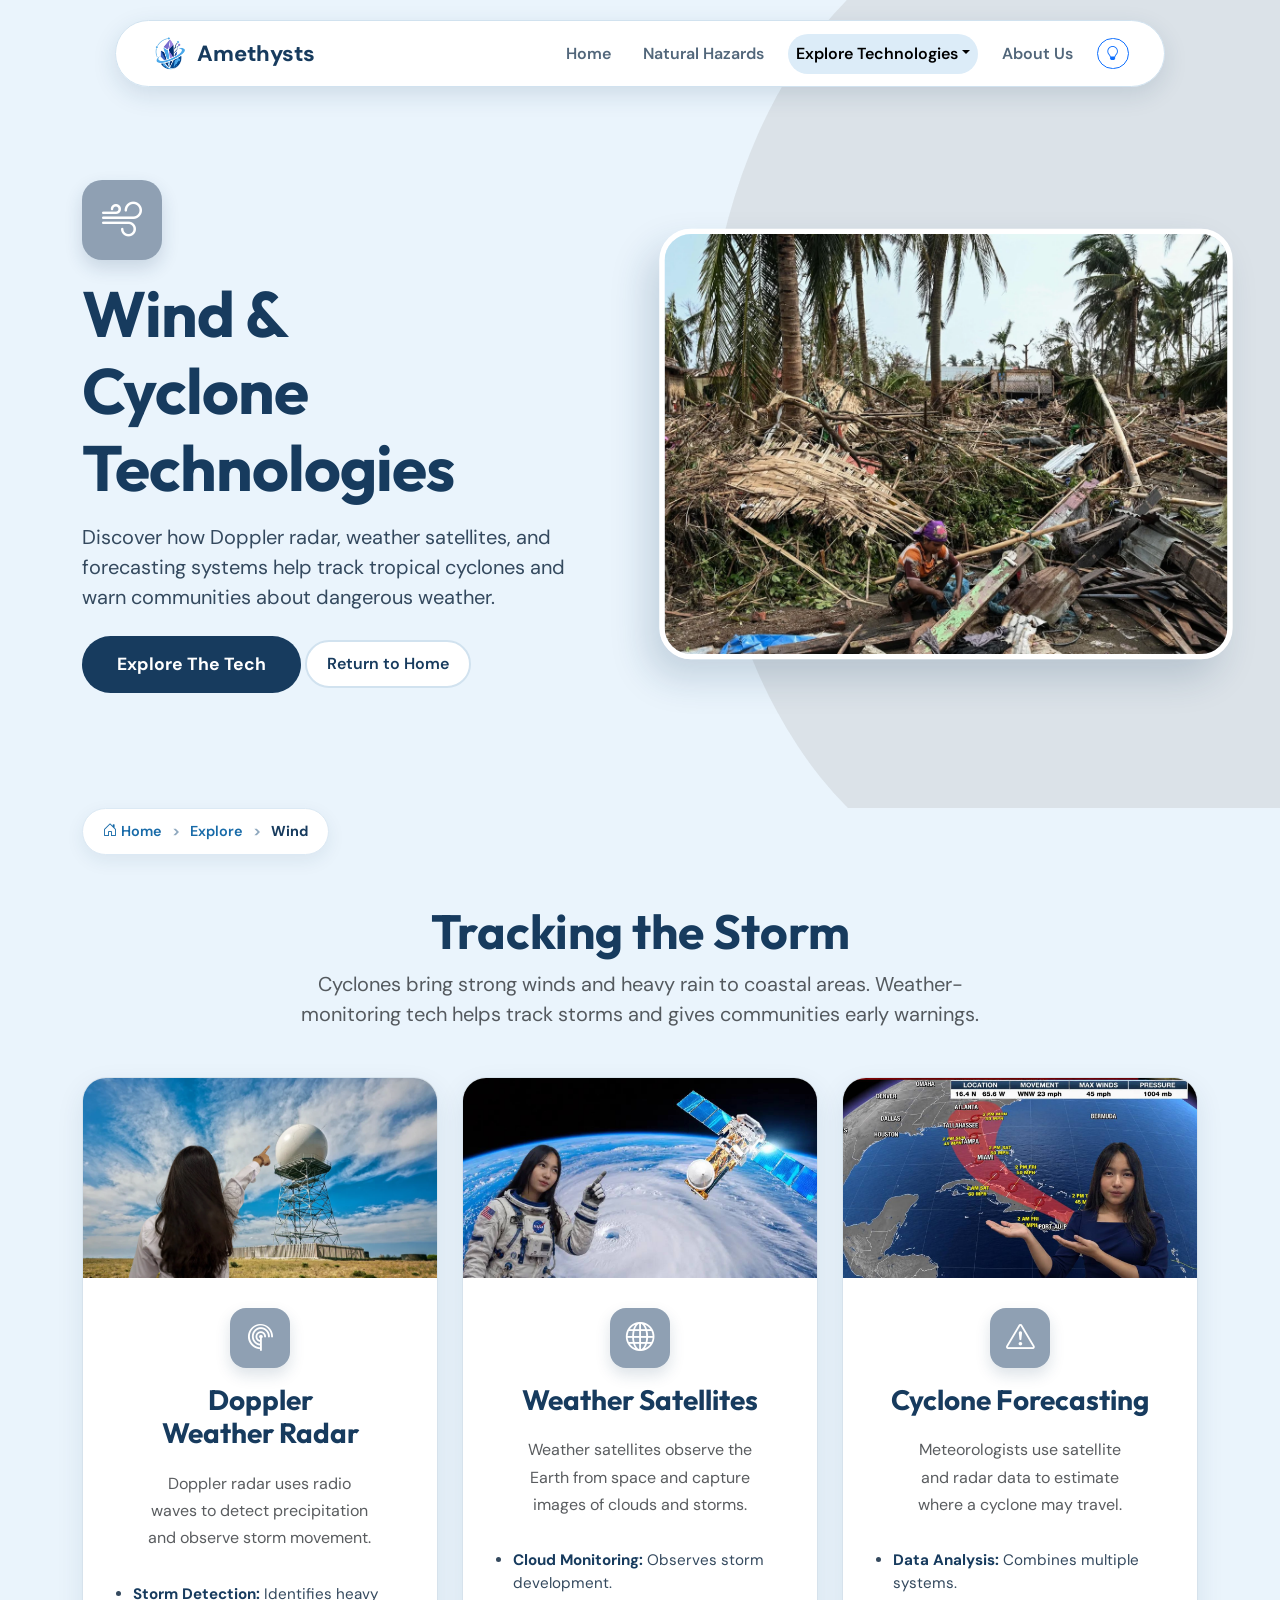
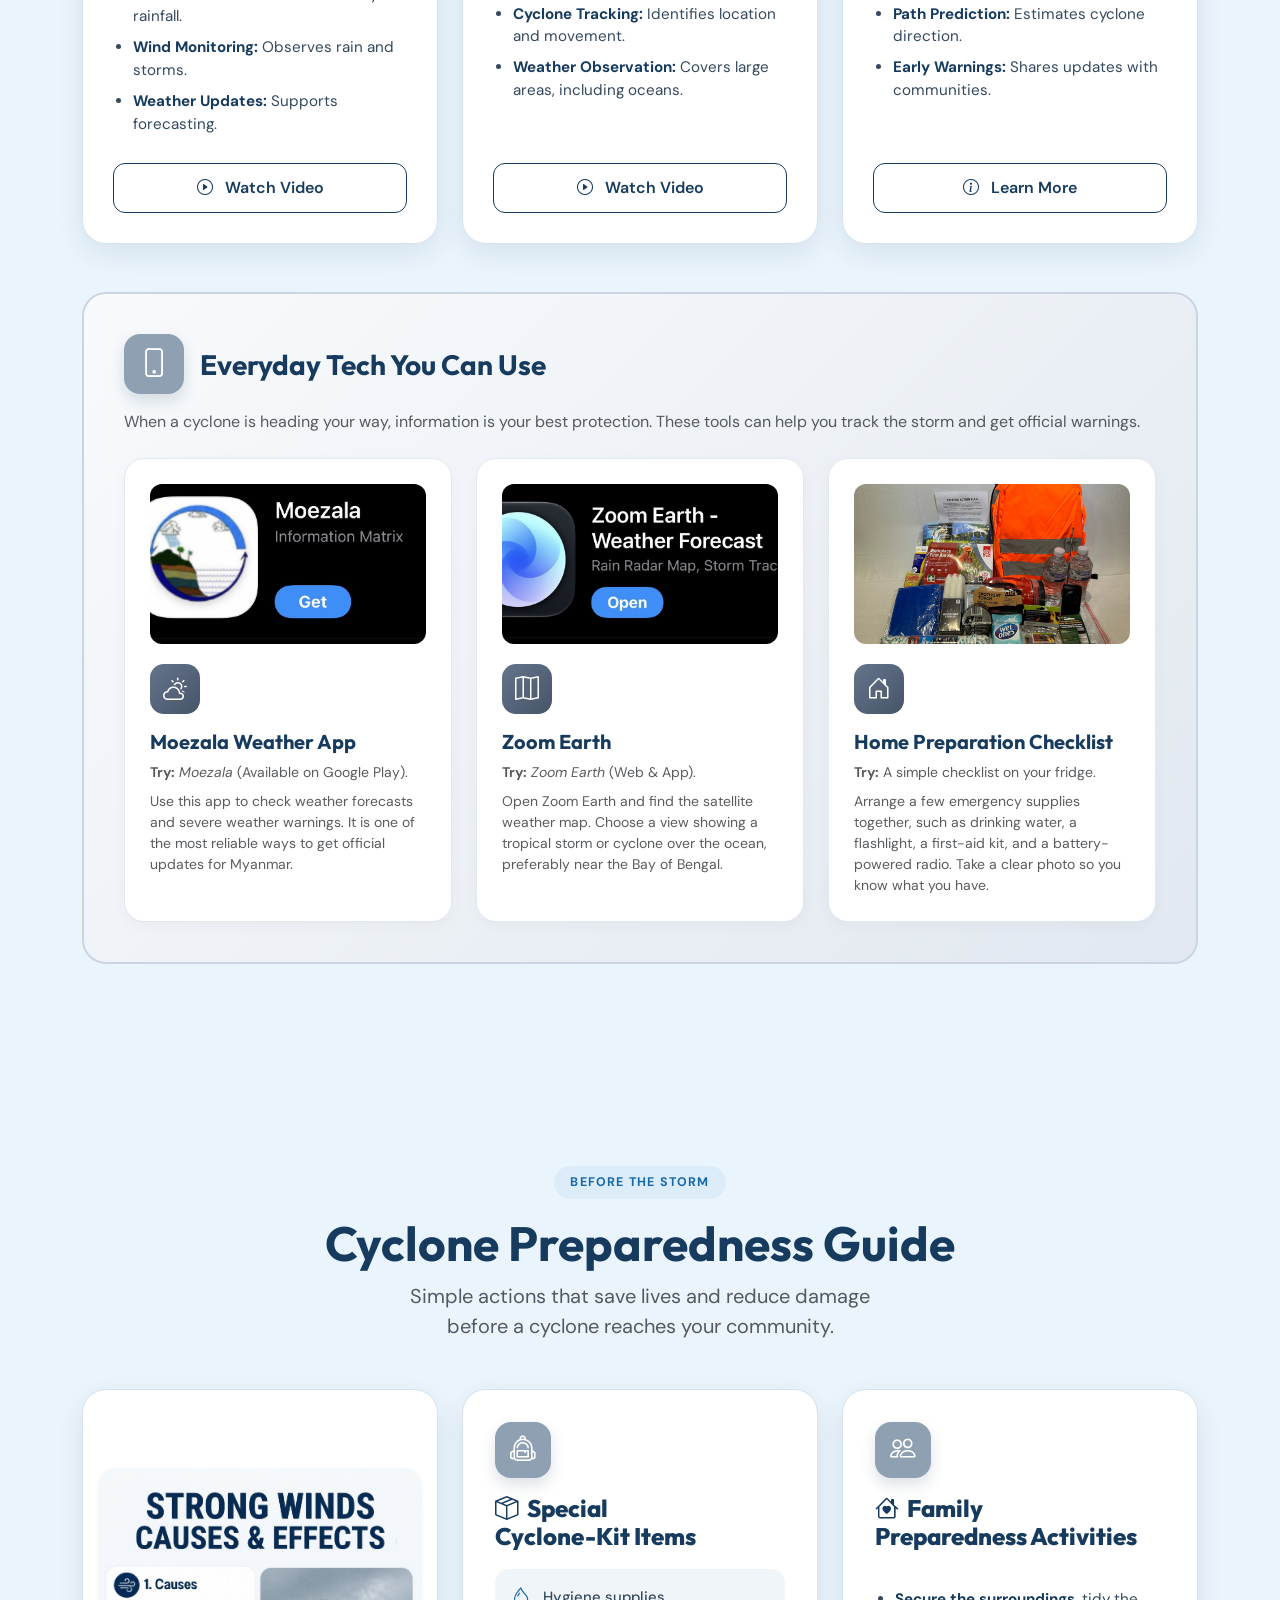
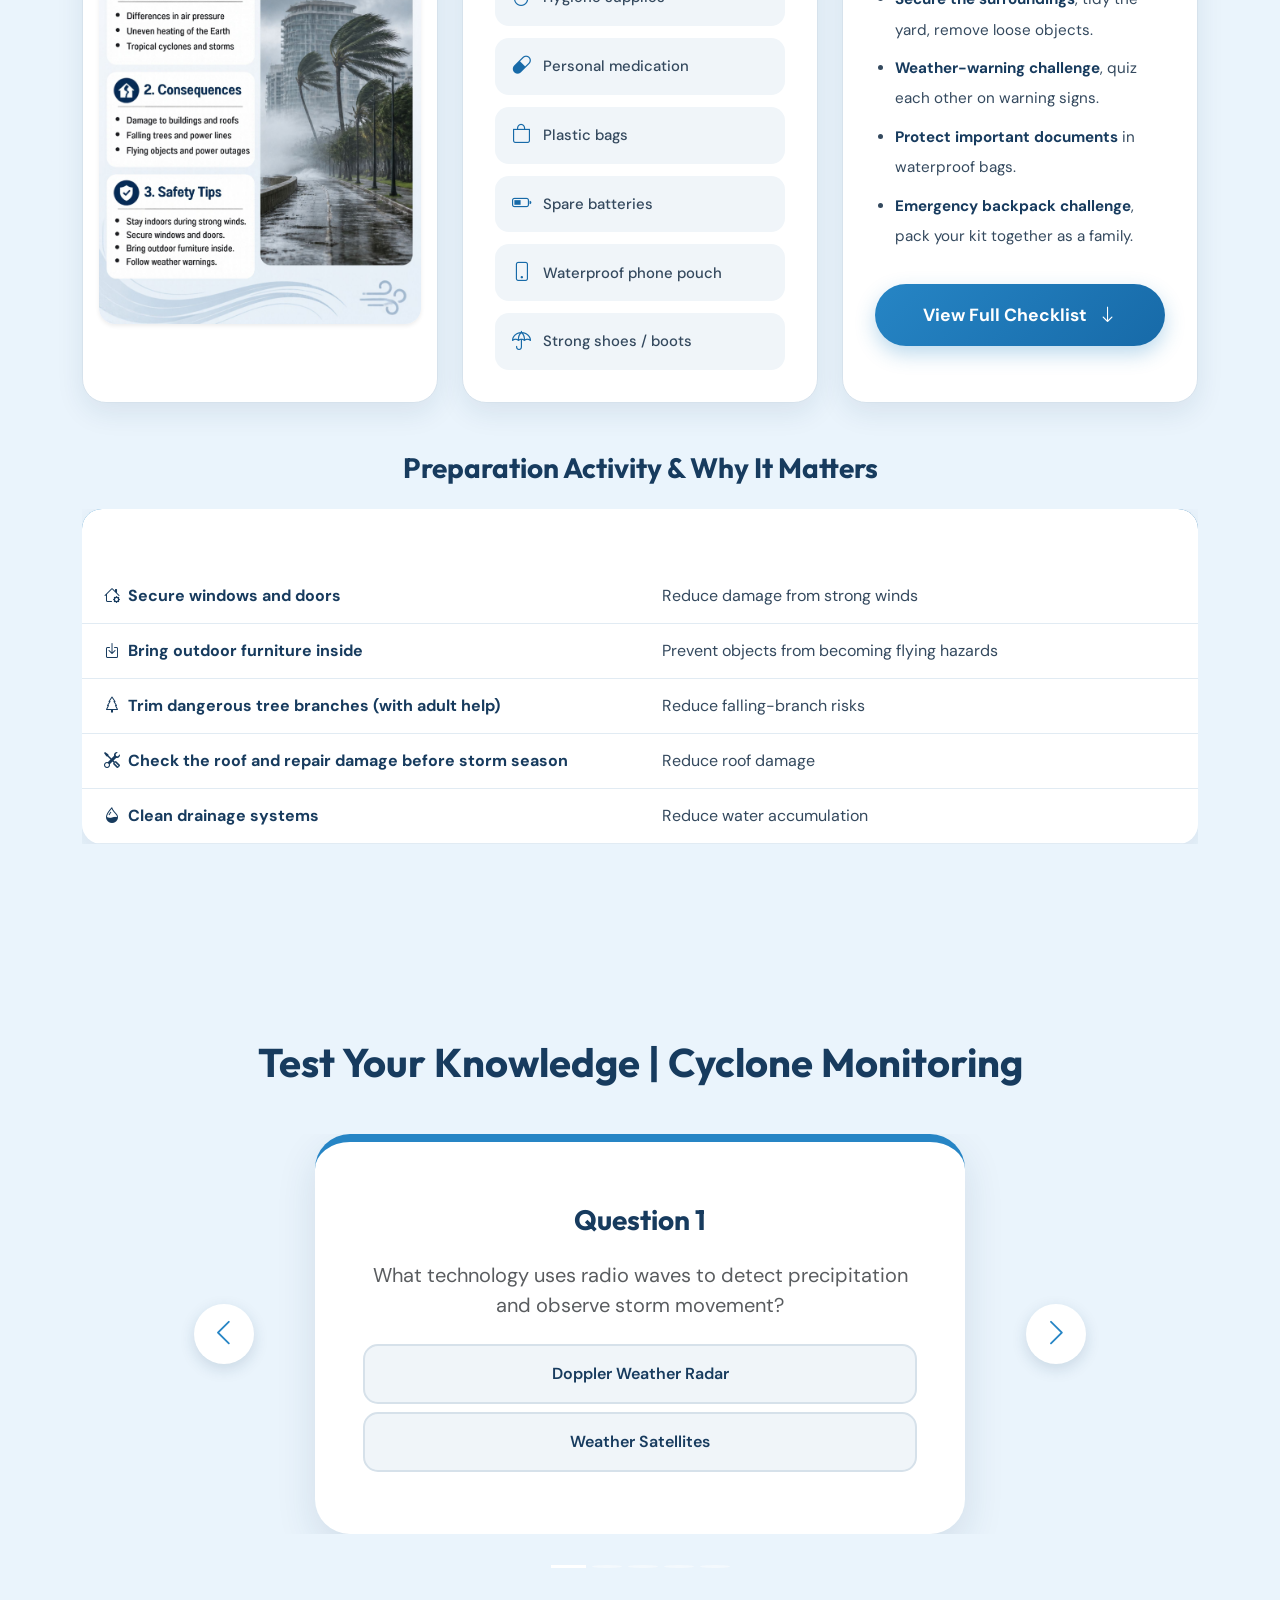
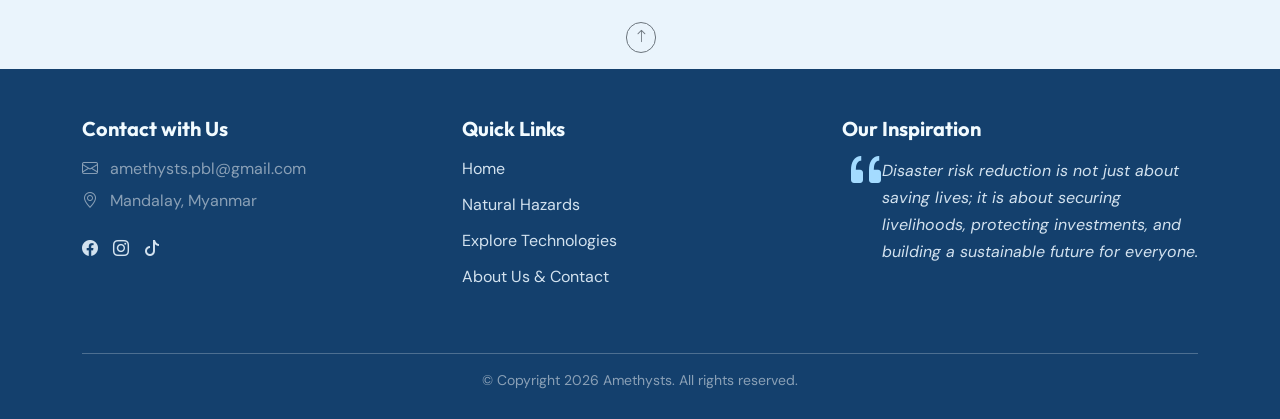
<file: pages/explore_air.html>
<!DOCTYPE html>
<html lang="en">
<head>
    <meta charset="UTF-8">
    <meta name="viewport" content="width=device-width, initial-scale=1.0">
    <title>Amethysts | Wind Technologies</title>
    <link rel="stylesheet" href="https://cdn.jsdelivr.net/npm/bootstrap@5.3.8/dist/css/bootstrap.min.css">
    <link rel="stylesheet" href="https://cdn.jsdelivr.net/npm/bootstrap-icons@1.13.1/font/bootstrap-icons.min.css">
    <link href="https://unpkg.com/aos@2.3.1/dist/aos.css" rel="stylesheet">
    <link href="https://fonts.googleapis.com/css2?family=DM+Sans:wght@400;500;600;700&display=swap" rel="stylesheet">
    <link rel="icon" href="../media/logo.png">
    <link rel="stylesheet" href="../style.css">
</head>
<body>

    <nav class="navbar navbar-expand-lg">
        <div class="container nav-container">
            <a class="navbar-brand fw-bold d-flex align-items-center" href="../index.html">
                <img src="../media/logo.png" alt="logo" class="nav-logo">
                <span class="brand-text">Amethysts</span>
            </a>
            <button class="navbar-toggler" type="button" data-bs-toggle="collapse" data-bs-target="#navbarNav">
                <span class="navbar-toggler-icon"></span>
            </button>
            <div class="collapse navbar-collapse" id="navbarNav">
                <ul class="navbar-nav ms-auto align-items-center">
                    <li class="nav-item"><a class="nav-link" href="../index.html">Home</a></li>
                    <li class="nav-item"><a class="nav-link" href="problem.html">Natural Hazards</a></li>
                    <li class="nav-item dropdown">
                        <a class="nav-link active dropdown-toggle" href="#" data-bs-toggle="dropdown">Explore Technologies</a>
                        <ul class="dropdown-menu">
                            <li><a href="explore_earth.html" class="dropdown-item">Earth (Seismic)</a></li>
                            <li><a href="explore_water.html" class="dropdown-item">Water (Floods)</a></li>
                            <li><a href="explore_air.html" class="dropdown-item">Wind (Cyclones)</a></li>
                            <li><a href="explore_fire.html" class="dropdown-item">Fire (Wildfires)</a></li>
                        </ul>
                    </li>
                    <li class="nav-item"><a class="nav-link" href="about.html">About Us</a></li>
                    <li class="nav-item">
                        <button class="btn btn-sm btn-outline-primary rounded-pill ms-2" data-bs-toggle="offcanvas" data-bs-target="#tipsOffcanvas" title="Quick Safety Tips">
                            <i class="bi bi-lightbulb"></i>
                        </button>
                    </li>
                </ul>
            </div>
        </div>
    </nav>

    <div class="offcanvas offcanvas-end custom-offcanvas" tabindex="-1" id="tipsOffcanvas">
        <div class="offcanvas-header">
            <h5 class="offcanvas-title"><i class="bi bi-shield-check me-2"></i>Quick Safety Tips</h5>
            <button type="button" class="btn-close btn-close-white" data-bs-dismiss="offcanvas"></button>
        </div>
        <div class="offcanvas-body">
            <p class="text-muted small mb-3 fw-bold">Small habits that save lives in Myanmar.</p>
            <ul class="list-group quick-facts mb-4">
                <li class="list-group-item"><i class="bi bi-phone"></i> Save local emergency numbers in your phone.</li>
                <li class="list-group-item"><i class="bi bi-bag-check"></i> Pack a small go-bag with water, snacks, power bank.</li>
                <li class="list-group-item"><i class="bi bi-people"></i> Agree on a family meeting point.</li>
                <li class="list-group-item"><i class="bi bi-megaphone"></i> Follow official warnings only.</li>
                <li class="list-group-item"><i class="bi bi-house-heart"></i> Know your nearest shelter.</li>
            </ul>
            <a href="pages/problem.html" class="offcanvas-action-btn">Learn More About Hazards</a>
        </div>
    </div>

    <div class="explore-hero wind-theme">
        <div class="container">
            <div class="row align-items-center g-4">
                <div class="col-12 col-lg-6 hero-text-content" data-aos="fade-right">
                    <div class="element-icon-badge mb-3"><i class="bi bi-wind"></i></div>
                    <h1 class="fw-bold mb-3 display-3">Wind & <br> Cyclone Technologies</h1>
                    <p class="fs-5 mb-4">Discover how Doppler radar, weather satellites, and forecasting systems help track tropical cyclones and warn communities about dangerous weather.</p>
                    <a href="#content-section" class="btn hero-btn">Explore The Tech</a>
                    <a href="../index.html" class="return-btn">Return to Home</a>
                </div>
                <div class="col-12 col-lg-6 hero-image-content d-none d-lg-block" data-aos="fade-left">
                    <img src="../media/explorecyclone.webp" alt="Storm" class="img-fluid hero-img">
                </div>
            </div>
        </div>
        <div class="hero-blob d-none d-lg-block"></div>
    </div>

    <div class="container">
        <ul class="breadcrumb-custom">
            <li><a href="../index.html"><i class="bi bi-house-door me-1"></i>Home</a></li>
            <li><a href="problem.html">Explore</a></li>
            <li class="active">Wind</li>
        </ul>
    </div>

    <div id="content-section" class="container py-4 py-lg-5">
        <div class="text-center mb-5" data-aos="fade-up">
            <h2 class="fw-bold text-dark-blue display-5">Tracking the Storm</h2>
            <p class="fs-5 text-muted mx-auto max-w-700">Cyclones bring strong winds and heavy rain to coastal areas. Weather-monitoring tech helps track storms and gives communities early warnings.</p>
        </div>

        <div class="row align-items-stretch mb-5 g-3 g-lg-4">
            <div class="col-12 col-lg-4" data-aos="fade-right">
                <div class="feature-card">
                    <div class="feature-image-wrapper">
                        <img src="../media/wind_doppler.png" alt="Doppler Radar" class="feature-image">
                    </div>
                    <div class="feature-card-body">
                        <div class="feature-header">
                            <div class="feature-icon wind-bg"><i class="bi bi-radar"></i></div>
                            <h3 class="fw-bold text-dark-blue mb-0">Doppler Weather Radar</h3>
                        </div>
                        <div class="feature-content">
                            <p class="text-muted">Doppler radar uses radio waves to detect precipitation and observe storm movement.</p>
                            <ul class="feature-list">
                                <li><strong>Storm Detection:</strong> Identifies heavy rainfall.</li>
                                <li><strong>Wind Monitoring:</strong> Observes rain and storms.</li>
                                <li><strong>Weather Updates:</strong> Supports forecasting.</li>
                            </ul>
                        </div>
                        <div class="d-grid gap-2 mt-auto">
                            <button class="btn action-btn" data-bs-toggle="modal" data-bs-target="#dopplerModal"><i class="bi bi-play-circle me-2"></i> Watch Video</button>
                        </div>
                    </div>
                </div>
            </div>
            <div class="col-12 col-lg-4" data-aos="fade-up" data-aos-delay="100">
                <div class="feature-card">
                    <div class="feature-image-wrapper">
                        <img src="../media/wind_satellites.png" alt="Weather Satellites" class="feature-image">
                    </div>
                    <div class="feature-card-body">
                        <div class="feature-header">
                            <div class="feature-icon wind-bg"><i class="bi bi-globe"></i></div>
                            <h3 class="fw-bold text-dark-blue mb-0">Weather Satellites</h3>
                        </div>
                        <div class="feature-content">
                            <p class="text-muted">Weather satellites observe the Earth from space and capture images of clouds and storms.</p>
                            <ul class="feature-list">
                                <li><strong>Cloud Monitoring:</strong> Observes storm development.</li>
                                <li><strong>Cyclone Tracking:</strong> Identifies location and movement.</li>
                                <li><strong>Weather Observation:</strong> Covers large areas, including oceans.</li>
                            </ul>
                        </div>
                        <div class="d-grid gap-2 mt-auto">
                            <button class="btn action-btn" data-bs-toggle="modal" data-bs-target="#satelliteModal"><i class="bi bi-play-circle me-2"></i> Watch Video</button>
                        </div>
                    </div>
                </div>
            </div>
            <div class="col-12 col-lg-4" data-aos="fade-left" data-aos-delay="200">
                <div class="feature-card">
                    <div class="feature-image-wrapper">
                        <img src="../media/wind_tracking.png" alt="Cyclone Forecasting" class="feature-image">
                    </div>
                    <div class="feature-card-body">
                        <div class="feature-header">
                            <div class="feature-icon wind-bg"><i class="bi bi-exclamation-triangle"></i></div>
                            <h3 class="fw-bold text-dark-blue mb-0">Cyclone Forecasting</h3>
                        </div>
                        <div class="feature-content">
                            <p class="text-muted">Meteorologists use satellite and radar data to estimate where a cyclone may travel.</p>
                            <ul class="feature-list">
                                <li><strong>Data Analysis:</strong> Combines multiple systems.</li>
                                <li><strong>Path Prediction:</strong> Estimates cyclone direction.</li>
                                <li><strong>Early Warnings:</strong> Shares updates with communities.</li>
                            </ul>
                        </div>
                        <div class="d-grid gap-2 mt-auto">
                            <button class="btn action-btn" data-bs-toggle="modal" data-bs-target="#warningModal"><i class="bi bi-info-circle me-2"></i> Learn More</button>
                        </div>
                    </div>
                </div>
            </div>
        </div>

        <div class="row mb-5" data-aos="fade-up">
            <div class="col-12">
                <div class="everyday-tech-card">
                    <div class="d-flex align-items-center mb-3">
                        <div class="feature-icon wind-bg me-3"><i class="bi bi-phone"></i></div>
                        <h3 class="fw-bold text-dark-blue mb-0">Everyday Tech You Can Use</h3>
                    </div>
                    <p class="text-muted mb-4">When a cyclone is heading your way, information is your best protection. These tools can help you track the storm and get official warnings.</p>

                    <div class="row g-3 g-md-4">
                        <div class="col-12 col-sm-6 col-lg-4">
                            <div class="app-recommendation h-100">
                                <div class="app-image-wrapper"><img src="../media/app_moezela.jpg" alt="Moezala App" class="app-image"></div>
                                <div class="app-icon-wrapper wind-app-icon"><i class="bi bi-cloud-sun"></i></div>
                                <h5 class="fw-bold text-dark-blue mt-3">Moezala Weather App</h5>
                                <p class="text-muted small mb-2"><strong>Try:</strong> <em>Moezala</em> (Available on Google Play).</p>
                                <p class="text-muted small mb-0">Use this app to check weather forecasts and severe weather warnings. It is one of the most reliable ways to get official updates for Myanmar.</p>
                            </div>
                        </div>
                        <div class="col-12 col-sm-6 col-lg-4">
                            <div class="app-recommendation h-100">
                                <div class="app-image-wrapper"><img src="../media/app_zoomearth.jpg" alt="Zoom Earth" class="app-image"></div>
                                <div class="app-icon-wrapper wind-app-icon"><i class="bi bi-map"></i></div>
                                <h5 class="fw-bold text-dark-blue mt-3">Zoom Earth</h5>
                                <p class="text-muted small mb-2"><strong>Try:</strong> <em>Zoom Earth</em> (Web & App).</p>
                                <p class="text-muted small mb-0">Open Zoom Earth and find the satellite weather map. Choose a view showing a tropical storm or cyclone over the ocean, preferably near the Bay of Bengal.</p>
                            </div>
                        </div>
                        <div class="col-12 col-sm-6 col-lg-4">
                            <div class="app-recommendation h-100">
                                <div class="app-image-wrapper"><img src="../media/cyclonesafety.jpg" alt="Home Prep" class="app-image"></div>
                                <div class="app-icon-wrapper wind-app-icon"><i class="bi bi-house-door"></i></div>
                                <h5 class="fw-bold text-dark-blue mt-3">Home Preparation Checklist</h5>
                                <p class="text-muted small mb-2"><strong>Try:</strong> A simple checklist on your fridge.</p>
                                <p class="text-muted small mb-0">Arrange a few emergency supplies together, such as drinking water, a flashlight, a first-aid kit, and a battery-powered radio. Take a clear photo so you know what you have.</p>
                            </div>
                        </div>
                    </div>
                </div>
            </div>
        </div>
    </div>

    <div class="prep-section-alt wind-prep">
        <div class="container py-3">
            <div class="text-center mb-5" data-aos="fade-up">
                <span class="section-label">Before The Storm</span>
                <h2 class="fw-bold text-dark-blue display-5">Cyclone Preparedness Guide</h2>
                <p class="fs-5 text-muted mx-auto max-w-700">Simple actions that save lives and reduce damage before a cyclone reaches your community.</p>
            </div>

            <div class="row g-4 mb-5">
                <div class="col-12 col-lg-4" data-aos="fade-right">
                    <div class="prep-card h-100 d-flex flex-column justify-content-center p-3">
                        <img src="../media/poster_wind.jpg" alt="Cyclone Preparedness Poster" class="img-fluid rounded-4 shadow-sm w-100">
                    </div>
                </div>

                <div class="col-12 col-lg-4" data-aos="fade-up">
                    <div class="prep-card h-100">
                        <div class="prep-icon wind-bg"><i class="bi bi-backpack2"></i></div>
                        <h4><i class="bi bi-box-seam me-2"></i>Special Cyclone-Kit Items</h4>
                        <div class="supply-grid">
                            <div class="supply-item"><i class="bi bi-droplet"></i>Hygiene supplies</div>
                            <div class="supply-item"><i class="bi bi-capsule"></i>Personal medication</div>
                            <div class="supply-item"><i class="bi bi-bag"></i>Plastic bags</div>
                            <div class="supply-item"><i class="bi bi-battery-half"></i>Spare batteries</div>
                            <div class="supply-item"><i class="bi bi-phone"></i>Waterproof phone pouch</div>
                            <div class="supply-item"><i class="bi bi-umbrella"></i>Strong shoes / boots</div>
                        </div>
                    </div>
                </div>

                <div class="col-12 col-lg-4" data-aos="fade-left">
                    <div class="prep-card h-100">
                        <div class="prep-icon wind-bg"><i class="bi bi-people"></i></div>
                        <h4><i class="bi bi-house-heart me-2"></i>Family Preparedness Activities</h4>
                        <ul class="feature-list mb-0 fs-6 lh-lg">
                            <li><strong>Secure the surroundings</strong>, tidy the yard, remove loose objects.</li>
                            <li><strong>Weather-warning challenge</strong>, quiz each other on warning signs.</li>
                            <li><strong>Protect important documents</strong> in waterproof bags.</li>
                            <li><strong>Emergency backpack challenge</strong>, pack your kit together as a family.</li>
                        </ul>
                        <a href="#prep-table" class="btn custom-btn mt-4 rounded-pill w-100">
                            View Full Checklist <i class="bi bi-arrow-down ms-2"></i>
                        </a>
                    </div>
                </div>
            </div>

            <div class="row mb-3" id="prep-table" data-aos="fade-up">
                <div class="col-12">
                    <h3 class="fw-bold text-dark-blue mb-4 text-center">Preparation Activity & Why It Matters</h3>
                    <div class="table-responsive">
                        <table class="table activity-table align-middle">
                            <thead>
                                <tr>
                                    <th class="w-50">Preparation Activity</th>
                                    <th>Why is it important?</th>
                                </tr>
                            </thead>
                            <tbody>
                                <tr><td><i class="bi bi-house-gear me-2 text-blue-dark"></i>Secure windows and doors</td><td>Reduce damage from strong winds</td></tr>
                                <tr><td><i class="bi bi-box-arrow-in-down me-2 text-blue-dark"></i>Bring outdoor furniture inside</td><td>Prevent objects from becoming flying hazards</td></tr>
                                <tr><td><i class="bi bi-tree me-2 text-blue-dark"></i>Trim dangerous tree branches (with adult help)</td><td>Reduce falling-branch risks</td></tr>
                                <tr><td><i class="bi bi-tools me-2 text-blue-dark"></i>Check the roof and repair damage before storm season</td><td>Reduce roof damage</td></tr>
                                <tr><td><i class="bi bi-droplet-half me-2 text-blue-dark"></i>Clean drainage systems</td><td>Reduce water accumulation</td></tr>
                            </tbody>
                        </table>
                    </div>
                </div>
            </div>
        </div>
    </div>

    <div class="modal fade" id="dopplerModal" tabindex="-1">
        <div class="modal-dialog modal-dialog-centered modal-lg">
            <div class="modal-content border-0 shadow-lg rounded-4 overflow-hidden">
                <div class="modal-header bg-dark text-white border-0">
                    <h5 class="modal-title"><i class="bi bi-play-circle me-2"></i>Doppler Weather Radar</h5>
                    <button type="button" class="btn-close btn-close-white" data-bs-dismiss="modal"></button>
                </div>
                <div class="modal-body p-0">
                    <div class="ratio ratio-16x9">
                        <iframe src="https://www.youtube.com/embed/qhXj3s9qwTE" title="Doppler Weather Radar" allowfullscreen></iframe>
                    </div>
                    <div class="p-3 p-md-4"><p class="text-muted mb-0">Learn how Doppler radar detects precipitation and how it is used to track storms.</p></div>
                </div>
            </div>
        </div>
    </div>

    <div class="modal fade" id="satelliteModal" tabindex="-1">
        <div class="modal-dialog modal-dialog-centered modal-lg">
            <div class="modal-content border-0 shadow-lg rounded-4 overflow-hidden">
                <div class="modal-header bg-dark text-white border-0">
                    <h5 class="modal-title"><i class="bi bi-play-circle me-2"></i>Weather Satellites</h5>
                    <button type="button" class="btn-close btn-close-white" data-bs-dismiss="modal"></button>
                </div>
                <div class="modal-body p-0">
                    <div class="ratio ratio-16x9">
                        <iframe src="https://www.youtube.com/embed/PSrOetygS0k" title="Weather Satellites and Cyclone Tracking" allowfullscreen></iframe>
                    </div>
                    <div class="p-3 p-md-4"><p class="text-muted mb-0">Discover how satellites monitor weather systems from space.</p></div>
                </div>
            </div>
        </div>
    </div>

    <div class="modal fade" id="warningModal" tabindex="-1">
        <div class="modal-dialog modal-dialog-centered modal-lg modal-dialog-scrollable">
            <div class="modal-content border-0 shadow-lg rounded-4 overflow-hidden">
                <div class="modal-header bg-dark text-white border-0">
                    <h5 class="modal-title"><i class="bi bi-exclamation-triangle me-2"></i>Cyclone Early Warnings</h5>
                    <button type="button" class="btn-close btn-close-white" data-bs-dismiss="modal"></button>
                </div>
                <div class="modal-body p-3 p-md-4">
                    <div data-bs-spy="scroll" data-bs-target="#warning-list" tabindex="0" class="scrollspy-example">
                        <h4 id="list-item-1">1. Data Collection</h4>
                        <p class="text-muted">Satellites and radar collect data on the cyclone's size, speed, and path.</p>
                        <h4 id="list-item-2">2. Forecasting</h4>
                        <p class="text-muted">Computer models analyze the data to predict where the cyclone will go.</p>
                        <h4 id="list-item-3">3. Warning Issued</h4>
                        <p class="text-muted">Authorities issue warnings and evacuation orders to keep people safe.</p>
                    </div>
                </div>
            </div>
        </div>
    </div>

    <div id="quiz-section" class="quiz-section py-5">
        <div class="container py-3 py-lg-4">
            <h2 class="fw-bold text-dark-blue text-center display-6 mb-5 px-2" data-aos="fade-up">Test Your Knowledge | Cyclone Monitoring</h2>
            <div class="carousel slide" data-bs-interval="false" id="quizCarouselWind">
                <div class="carousel-indicators">
                    <button data-bs-target="#quizCarouselWind" data-bs-slide-to="0" class="active"></button>
                    <button data-bs-target="#quizCarouselWind" data-bs-slide-to="1"></button>
                    <button data-bs-target="#quizCarouselWind" data-bs-slide-to="2"></button>
                    <button data-bs-target="#quizCarouselWind" data-bs-slide-to="3"></button>
                    <button data-bs-target="#quizCarouselWind" data-bs-slide-to="4"></button>
                </div>
                <div class="carousel-inner" data-aos="zoom-in">
                    <div class="carousel-item active">
                        <div class="quiz-card text-center p-4 p-md-5 mx-auto">
                            <h3 class="fw-bold text-dark-blue mb-4">Question 1</h3>
                            <p class="text-muted mb-4 fs-5">What technology uses radio waves to detect precipitation and observe storm movement?</p>
                            <div class="d-grid gap-2">
                                <button class="btn quiz-option-btn" data-bs-toggle="modal" data-bs-target="#correctAnswerModal">Doppler Weather Radar</button>
                                <button class="btn quiz-option-btn" data-bs-toggle="modal" data-bs-target="#wrongAnswerModal">Weather Satellites</button>
                            </div>
                        </div>
                    </div>
                    <div class="carousel-item">
                        <div class="quiz-card text-center p-4 p-md-5 mx-auto">
                            <h3 class="fw-bold text-dark-blue mb-4">Question 2</h3>
                            <p class="text-muted mb-4 fs-5">What do weather satellites observe from space?</p>
                            <div class="d-grid gap-2">
                                <button class="btn quiz-option-btn" data-bs-toggle="modal" data-bs-target="#correctAnswerModal">Clouds and Storms</button>
                                <button class="btn quiz-option-btn" data-bs-toggle="modal" data-bs-target="#wrongAnswerModal">Ocean Buoys</button>
                            </div>
                        </div>
                    </div>
                    <div class="carousel-item">
                        <div class="quiz-card text-center p-4 p-md-5 mx-auto">
                            <h3 class="fw-bold text-dark-blue mb-4">Question 3</h3>
                            <p class="text-muted mb-4 fs-5">Why are early warnings for cyclones issued to communities?</p>
                            <div class="d-grid gap-2">
                                <button class="btn quiz-option-btn" data-bs-toggle="modal" data-bs-target="#correctAnswerModal">To help people prepare and evacuate safely</button>
                                <button class="btn quiz-option-btn" data-bs-toggle="modal" data-bs-target="#wrongAnswerModal">To stop the storm from making landfall</button>
                            </div>
                        </div>
                    </div>
                    <div class="carousel-item">
                        <div class="quiz-card text-center p-4 p-md-5 mx-auto">
                            <h3 class="fw-bold text-dark-blue mb-4">Question 4</h3>
                            <p class="text-muted mb-4 fs-5">Which app is suggested for checking weather forecasts specifically for Myanmar?</p>
                            <div class="d-grid gap-2">
                                <button class="btn quiz-option-btn" data-bs-toggle="modal" data-bs-target="#correctAnswerModal">Moezala Weather App</button>
                                <button class="btn quiz-option-btn" data-bs-toggle="modal" data-bs-target="#wrongAnswerModal">MyShake</button>
                            </div>
                        </div>
                    </div>
                    <div class="carousel-item">
                        <div class="quiz-card text-center p-4 p-md-5 mx-auto">
                            <h3 class="fw-bold text-dark-blue mb-4">Question 5</h3>
                            <p class="text-muted mb-4 fs-5">Which of these is a suggested item for a "Special Cyclone-Kit"?</p>
                            <div class="d-grid gap-2">
                                <button class="btn quiz-option-btn" data-bs-toggle="modal" data-bs-target="#wrongAnswerModal">N95 Masks</button>
                                <button class="btn quiz-option-btn" data-bs-toggle="modal" data-bs-target="#correctAnswerModal">Waterproof phone pouch</button>
                            </div>
                        </div>
                    </div>
                </div>
                <button class="carousel-control-prev custom-carousel-btn d-none d-md-flex" data-bs-target="#quizCarouselWind" data-bs-slide="prev"><i class="bi bi-chevron-left"></i></button>
                <button class="carousel-control-next custom-carousel-btn d-none d-md-flex" data-bs-target="#quizCarouselWind" data-bs-slide="next"><i class="bi bi-chevron-right"></i></button>
            </div>
        </div>
    </div>

    <div class="modal fade" id="correctAnswerModal" tabindex="-1">
        <div class="modal-dialog modal-dialog-centered">
            <div class="modal-content text-center border-0 shadow-lg rounded-4">
                <div class="modal-body p-4 p-md-5">
                    <i class="bi bi-check-circle-fill text-success display-1 mb-3"></i>
                    <h2 class="fw-bold text-dark-blue mb-3">Correct!</h2>
                    <p class="text-muted">Great job! You understand this technology well.</p>
                    <button type="button" class="btn custom-btn mt-3 rounded-pill px-4" data-bs-dismiss="modal">Continue</button>
                </div>
            </div>
        </div>
    </div>

    <div class="modal fade" id="wrongAnswerModal" tabindex="-1">
        <div class="modal-dialog modal-dialog-centered">
            <div class="modal-content text-center border-0 shadow-lg rounded-4">
                <div class="modal-body p-4 p-md-5">
                    <i class="bi bi-x-circle-fill text-danger display-1 mb-3"></i>
                    <h2 class="fw-bold text-dark-blue mb-3">Try Again</h2>
                    <p class="text-muted">That's not quite right. Review the information above and try again!</p>
                    <button type="button" class="btn custom-btn mt-3 rounded-pill px-4" data-bs-dismiss="modal">Close</button>
                </div>
            </div>
        </div>
    </div>

    <div class="container flex w-100" id="topbtn">
         <div class="text-center py-3 justify-content-center">
            <a href="" class="btn btn-sm btn-outline-secondary rounded-pill">
                <i class="bi bi-arrow-up"></i>
            </a>
        </div> 
    </div>

    <footer class="footer pt-5 pb-4">
        <div class="container">
            <div class="row">
                <div class="col-12 col-md-4 mb-4">
                    <h5 class="fw-bold mb-3">Contact with Us</h5>
                    <p class="mb-2 text-white-50"><i class="bi bi-envelope me-2"></i> amethysts.pbl@gmail.com</p>
                    <p class="mb-4 text-white-50"><i class="bi bi-geo-alt me-2"></i> Mandalay, Myanmar</p>
                    <div class="d-flex social-icons">
                        <a href="https://www.facebook.com"><i class="bi bi-facebook"></i></a>
                        <a href="https://www.instagram.com"><i class="bi bi-instagram"></i></a>
                        <a href="https://www.tiktok.com"><i class="bi bi-tiktok"></i></a>
                    </div>
                </div>
                <div class="col-12 col-md-4 mb-4">
                    <h5 class="fw-bold mb-3">Quick Links</h5>
                    <ul class="list-unstyled footer-links">
                        <li><a href="../index.html">Home</a></li>
                        <li><a href="problem.html">Natural Hazards</a></li>
                        <li><a href="explore_earth.html">Explore Technologies</a></li>
                        <li><a href="about.html">About Us & Contact</a></li>
                    </ul>
                </div>
                <div class="col-12 col-md-4 mb-4">
                    <h5 class="fw-bold mb-3">Our Inspiration</h5>
                    <div class="footer-quote">
                        <i class="bi bi-quote quote-icon"></i>
                        <p class="mb-0">Disaster risk reduction is not just about saving lives; it is about securing livelihoods, protecting investments, and building a sustainable future for everyone.</p>
                    </div>
                </div>
            </div>
            <hr class="mt-4 mb-3 border-light opacity-25">
            <div class="text-center small text-white-50">
                <p class="mb-1">&copy; Copyright 2026 Amethysts. All rights reserved.</p>
            </div>
        </div>
    </footer>

    <script src="https://cdn.jsdelivr.net/npm/bootstrap@5.3.8/dist/js/bootstrap.bundle.min.js"></script>
    <script src="https://unpkg.com/aos@2.3.1/dist/aos.js"></script>
    <script>AOS.init({ once: true });</script>
</body>
</html>
</file>
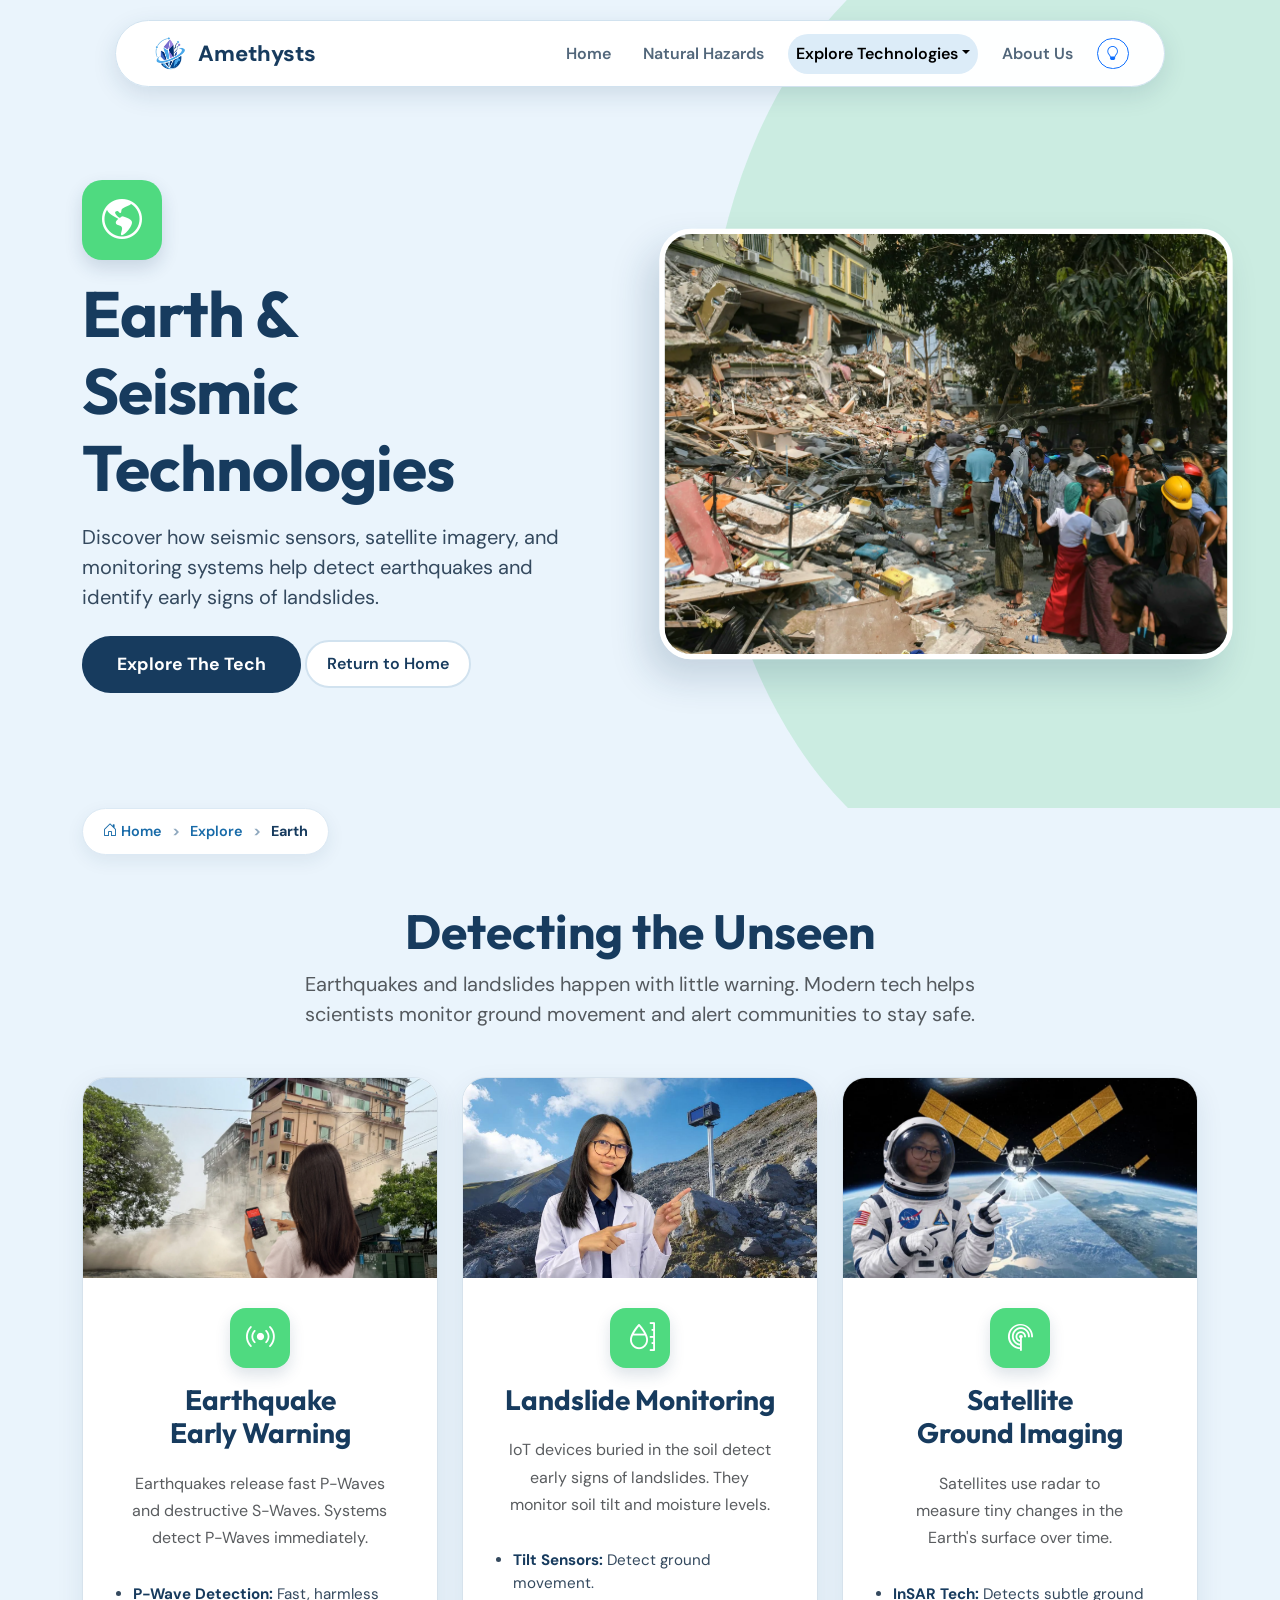
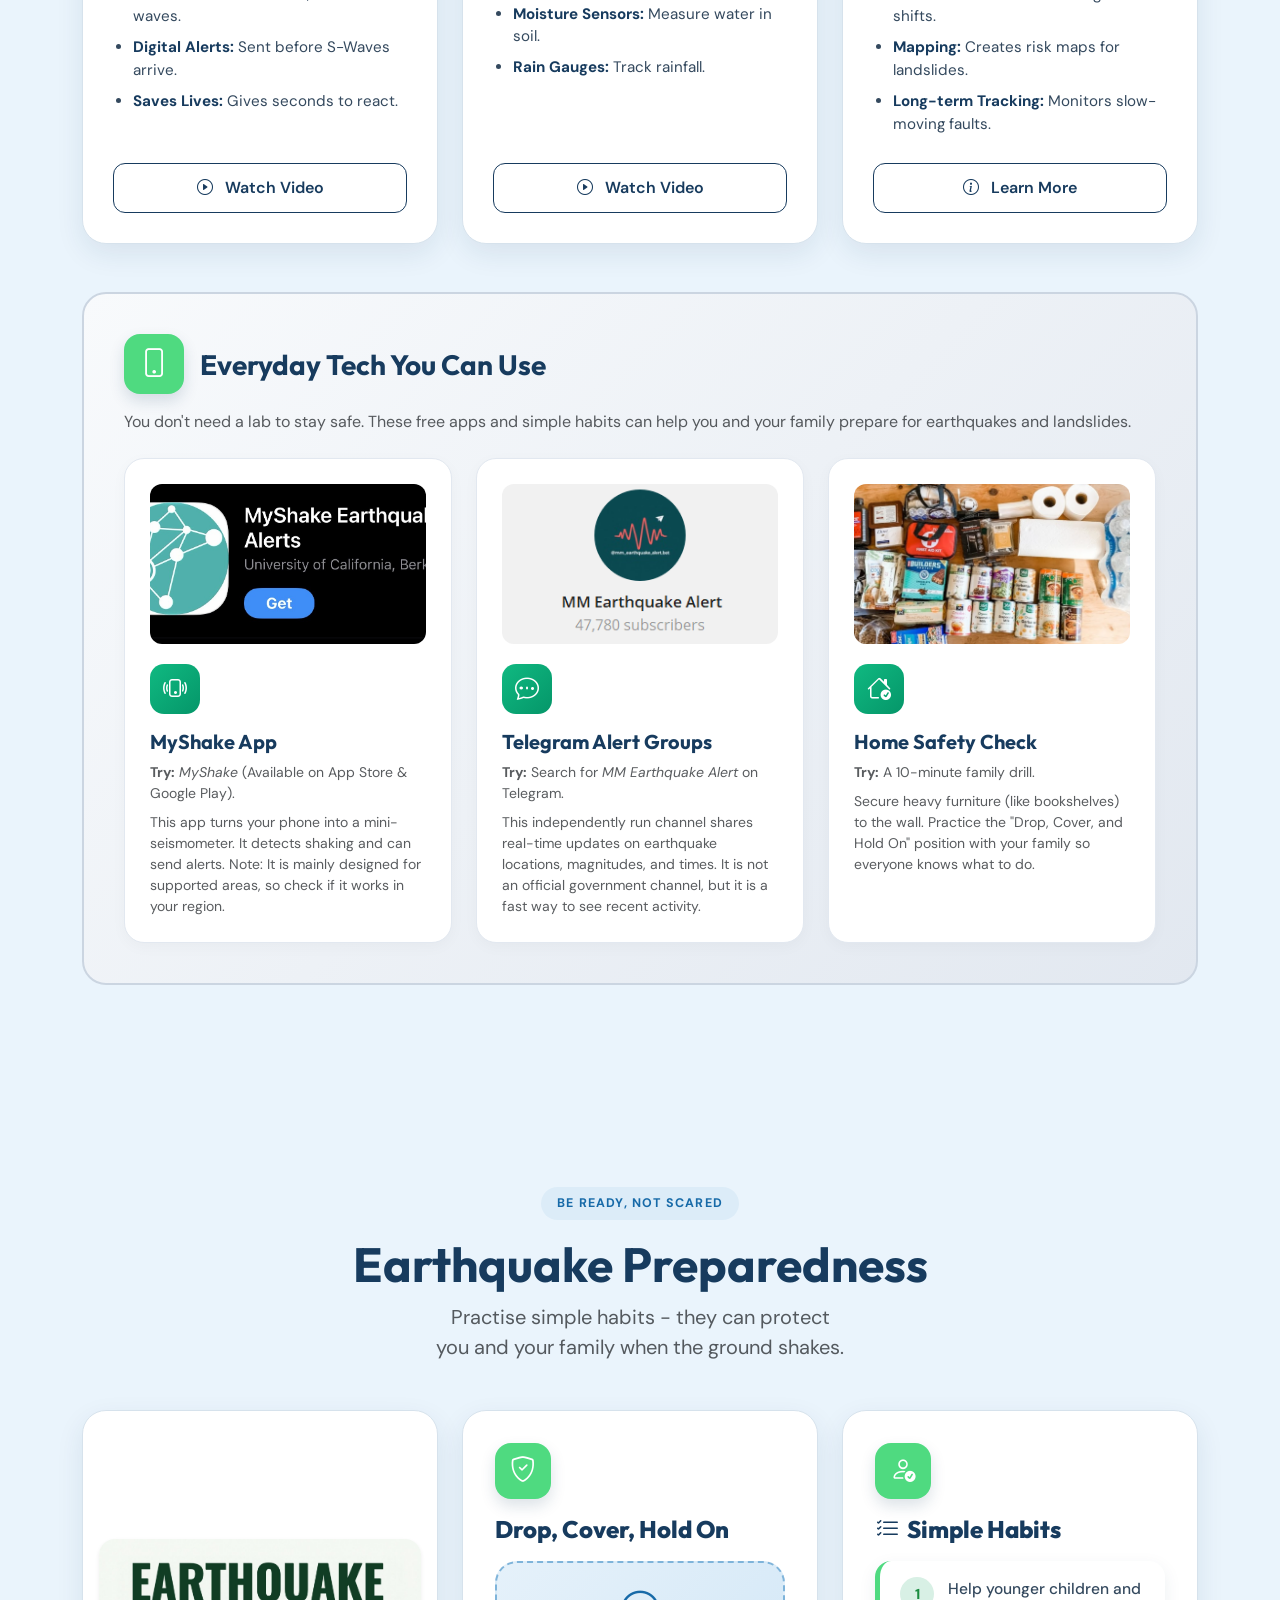
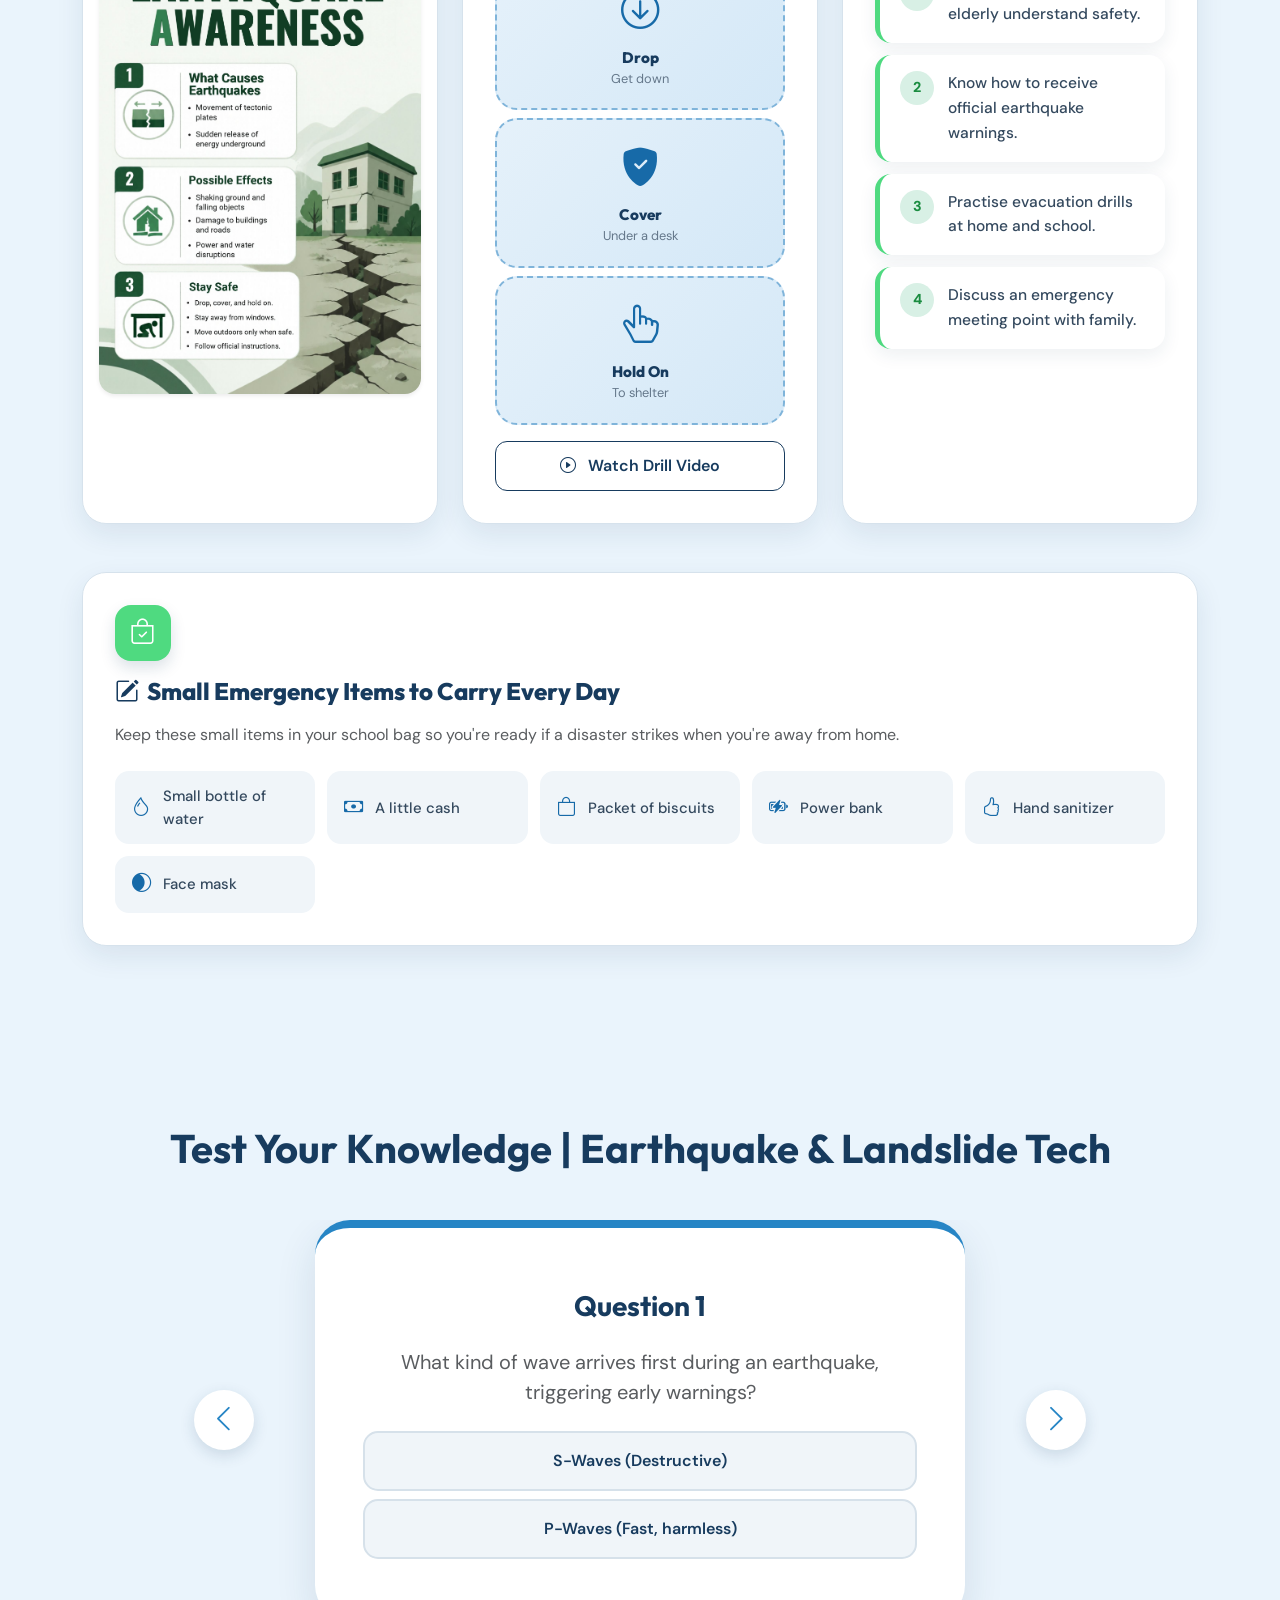
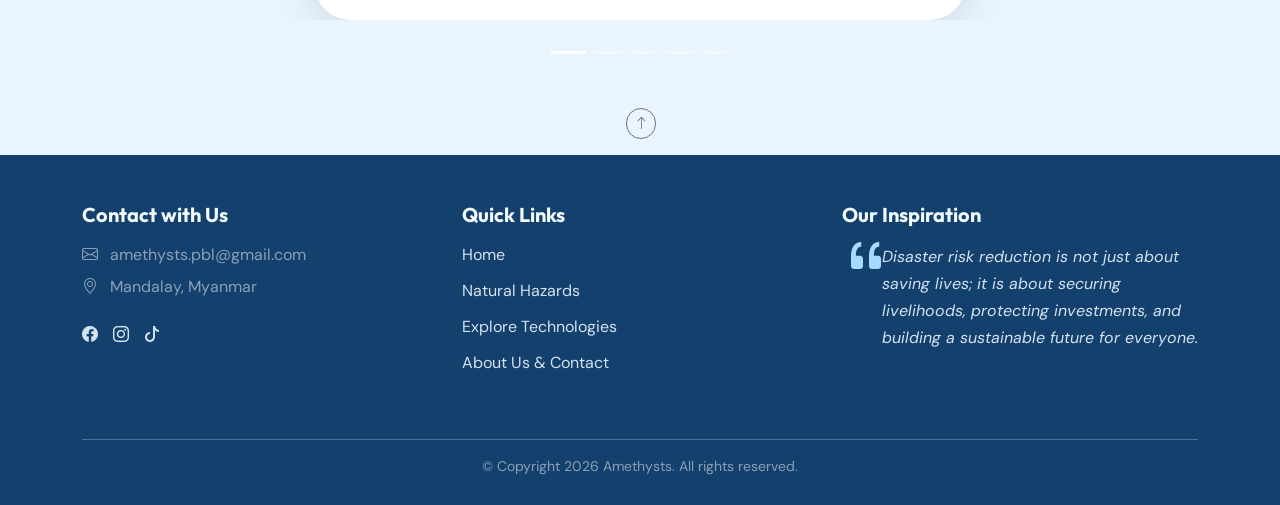
<file: pages/explore_earth.html>
<!DOCTYPE html>
<html lang="en">
<head>
    <meta charset="UTF-8">
    <meta name="viewport" content="width=device-width, initial-scale=1.0">
    <title>Amethysts | Earth Technologies</title>
    <link rel="stylesheet" href="https://cdn.jsdelivr.net/npm/bootstrap@5.3.8/dist/css/bootstrap.min.css">
    <link rel="stylesheet" href="https://cdn.jsdelivr.net/npm/bootstrap-icons@1.13.1/font/bootstrap-icons.min.css">
    <link href="https://unpkg.com/aos@2.3.1/dist/aos.css" rel="stylesheet">
    <link href="https://fonts.googleapis.com/css2?family=DM+Sans:wght@400;500;600;700&display=swap" rel="stylesheet">
    <link rel="icon" href="../media/logo.png">
    <link rel="stylesheet" href="../style.css">
</head>
<body>

    <nav class="navbar navbar-expand-lg">
        <div class="container nav-container">
            <a class="navbar-brand fw-bold d-flex align-items-center" href="../index.html">
                <img src="../media/logo.png" alt="logo" class="nav-logo">
                <span class="brand-text">Amethysts</span>
            </a>
            <button class="navbar-toggler" type="button" data-bs-toggle="collapse" data-bs-target="#navbarNav">
                <span class="navbar-toggler-icon"></span>
            </button>
            <div class="collapse navbar-collapse" id="navbarNav">
                <ul class="navbar-nav ms-auto align-items-center">
                    <li class="nav-item"><a class="nav-link" href="../index.html">Home</a></li>
                    <li class="nav-item"><a class="nav-link" href="problem.html">Natural Hazards</a></li>
                    <li class="nav-item dropdown">
                        <a class="nav-link active dropdown-toggle" href="#" data-bs-toggle="dropdown">Explore Technologies</a>
                        <ul class="dropdown-menu">
                            <li><a href="explore_earth.html" class="dropdown-item">Earth (Seismic)</a></li>
                            <li><a href="explore_water.html" class="dropdown-item">Water (Floods)</a></li>
                            <li><a href="explore_air.html" class="dropdown-item">Wind (Cyclones)</a></li>
                            <li><a href="explore_fire.html" class="dropdown-item">Fire (Wildfires)</a></li>
                        </ul>
                    </li>
                    <li class="nav-item"><a class="nav-link" href="about.html">About Us</a></li>
                    <li class="nav-item">
                        <button class="btn btn-sm btn-outline-primary rounded-pill ms-2" data-bs-toggle="offcanvas" data-bs-target="#tipsOffcanvas" title="Quick Safety Tips">
                            <i class="bi bi-lightbulb"></i>
                        </button>
                    </li>
                </ul>
            </div>
        </div>
    </nav>

    <div class="offcanvas offcanvas-end custom-offcanvas" tabindex="-1" id="tipsOffcanvas">
        <div class="offcanvas-header">
            <h5 class="offcanvas-title"><i class="bi bi-shield-check me-2"></i>Quick Safety Tips</h5>
            <button type="button" class="btn-close btn-close-white" data-bs-dismiss="offcanvas"></button>
        </div>
        <div class="offcanvas-body">
            <p class="text-muted small mb-3 fw-bold">Small habits that save lives in Myanmar.</p>
            <ul class="list-group quick-facts mb-4">
                <li class="list-group-item"><i class="bi bi-phone"></i> Save local emergency numbers in your phone.</li>
                <li class="list-group-item"><i class="bi bi-bag-check"></i> Pack a small go-bag with water, snacks, power bank.</li>
                <li class="list-group-item"><i class="bi bi-people"></i> Agree on a family meeting point.</li>
                <li class="list-group-item"><i class="bi bi-megaphone"></i> Follow official warnings only.</li>
                <li class="list-group-item"><i class="bi bi-house-heart"></i> Know your nearest shelter.</li>
            </ul>
            <a href="pages/problem.html" class="offcanvas-action-btn">Learn More About Hazards</a>
        </div>
    </div>

    <div class="explore-hero earth-theme">
        <div class="container">
            <div class="row align-items-center g-4">
                <div class="col-12 col-lg-6 hero-text-content" data-aos="fade-right">
                    <div class="element-icon-badge mb-3"><i class="bi bi-globe-americas"></i></div>
                    <h1 class="fw-bold mb-3 display-3">Earth & <br> Seismic Technologies</h1>
                    <p class="fs-5 mb-4">Discover how seismic sensors, satellite imagery, and monitoring systems help detect earthquakes and identify early signs of landslides.</p>
                    <a href="#content-section" class="btn hero-btn">Explore The Tech</a>
                    <a href="../index.html" class="return-btn">Return to Home</a>
                </div>
                <div class="col-12 col-lg-6 hero-image-content d-none d-lg-block" data-aos="fade-left">
                    <img src="../media/exploreearth.webp" alt="Earthquake Mandalay" class="img-fluid hero-img">
                </div>
            </div>
        </div>
        <div class="hero-blob d-none d-lg-block"></div>
    </div>

    <div class="container">
        <ul class="breadcrumb-custom">
            <li><a href="../index.html"><i class="bi bi-house-door me-1"></i>Home</a></li>
            <li><a href="problem.html">Explore</a></li>
            <li class="active">Earth</li>
        </ul>
    </div>

    <div id="content-section" class="container py-4 py-lg-5">
        <div class="text-center mb-5" data-aos="fade-up">
            <h2 class="fw-bold text-dark-blue display-5">Detecting the Unseen</h2>
            <p class="fs-5 text-muted mx-auto max-w-700">Earthquakes and landslides happen with little warning. Modern tech helps scientists monitor ground movement and alert communities to stay safe.</p>
        </div>

        <div class="row align-items-stretch mb-5 g-3 g-lg-4">
            <div class="col-12 col-lg-4" data-aos="fade-right">
                <div class="feature-card">
                    <div class="feature-image-wrapper">
                        <img src="../media/earth_earthquake.png" alt="Earthquake Tech" class="feature-image">
                    </div>
                    <div class="feature-card-body">
                        <div class="feature-header">
                            <div class="feature-icon earth-bg"><i class="bi bi-broadcast"></i></div>
                            <h3 class="fw-bold text-dark-blue mb-0">Earthquake Early Warning</h3>
                        </div>
                        <div class="feature-content">
                            <p class="text-muted">Earthquakes release fast P-Waves and destructive S-Waves. Systems detect P-Waves immediately.</p>
                            <ul class="feature-list">
                                <li><strong>P-Wave Detection:</strong> Fast, harmless waves.</li>
                                <li><strong>Digital Alerts:</strong> Sent before S-Waves arrive.</li>
                                <li><strong>Saves Lives:</strong> Gives seconds to react.</li>
                            </ul>
                        </div>
                        <div class="d-grid gap-2 mt-auto">
                            <button class="btn action-btn" data-bs-toggle="modal" data-bs-target="#seismometerModal"><i class="bi bi-play-circle me-2"></i> Watch Video</button>
                        </div>
                    </div>
                </div>
            </div>
            <div class="col-12 col-lg-4" data-aos="fade-up" data-aos-delay="100">
                <div class="feature-card">
                    <div class="feature-image-wrapper">
                        <img src="../media/earth_landslide.png" alt="Landslide Tech" class="feature-image">
                    </div>
                    <div class="feature-card-body">
                        <div class="feature-header">
                            <div class="feature-icon earth-bg"><i class="bi bi-moisture"></i></div>
                            <h3 class="fw-bold text-dark-blue mb-0">Landslide Monitoring</h3>
                        </div>
                        <div class="feature-content">
                            <p class="text-muted">IoT devices buried in the soil detect early signs of landslides. They monitor soil tilt and moisture levels.</p>
                            <ul class="feature-list">
                                <li><strong>Tilt Sensors:</strong> Detect ground movement.</li>
                                <li><strong>Moisture Sensors:</strong> Measure water in soil.</li>
                                <li><strong>Rain Gauges:</strong> Track rainfall.</li>
                            </ul>
                        </div>
                        <div class="d-grid gap-2 mt-auto">
                            <button class="btn action-btn" data-bs-toggle="modal" data-bs-target="#landslideModal"><i class="bi bi-play-circle me-2"></i> Watch Video</button>
                        </div>
                    </div>
                </div>
            </div>
            <div class="col-12 col-lg-4" data-aos="fade-left" data-aos-delay="200">
                <div class="feature-card">
                    <div class="feature-image-wrapper">
                        <img src="../media/satellite_imaging.png" alt="Satellite Imaging" class="feature-image">
                    </div>
                    <div class="feature-card-body">
                        <div class="feature-header">
                            <div class="feature-icon earth-bg"><i class="bi bi-radar"></i></div>
                            <h3 class="fw-bold text-dark-blue mb-0">Satellite Ground Imaging</h3>
                        </div>
                        <div class="feature-content">
                            <p class="text-muted">Satellites use radar to measure tiny changes in the Earth's surface over time.</p>
                            <ul class="feature-list">
                                <li><strong>InSAR Tech:</strong> Detects subtle ground shifts.</li>
                                <li><strong>Mapping:</strong> Creates risk maps for landslides.</li>
                                <li><strong>Long-term Tracking:</strong> Monitors slow-moving faults.</li>
                            </ul>
                        </div>
                        <div class="d-grid gap-2 mt-auto">
                            <button class="btn action-btn" data-bs-toggle="modal" data-bs-target="#communityModal"><i class="bi bi-info-circle me-2"></i> Learn More</button>
                        </div>
                    </div>
                </div>
            </div>
        </div>

        <div class="row mb-5" data-aos="fade-up">
            <div class="col-12">
                <div class="everyday-tech-card">
                    <div class="d-flex align-items-center mb-3">
                        <div class="feature-icon earth-bg me-3"><i class="bi bi-phone"></i></div>
                        <h3 class="fw-bold text-dark-blue mb-0">Everyday Tech You Can Use</h3>
                    </div>
                    <p class="text-muted mb-4">You don't need a lab to stay safe. These free apps and simple habits can help you and your family prepare for earthquakes and landslides.</p>

                    <div class="row g-3 g-md-4">
                        <div class="col-12 col-sm-6 col-lg-4">
                            <div class="app-recommendation h-100">
                                <div class="app-image-wrapper">
                                    <img src="../media/app_myshake.jpg" alt="MyShake App" class="app-image">
                                </div>
                                <div class="app-icon-wrapper earth-app-icon"><i class="bi bi-phone-vibrate"></i></div>
                                <h5 class="fw-bold text-dark-blue mt-3">MyShake App</h5>
                                <p class="text-muted small mb-2"><strong>Try:</strong> <em>MyShake</em> (Available on App Store & Google Play).</p>
                                <p class="text-muted small mb-0">This app turns your phone into a mini-seismometer. It detects shaking and can send alerts. Note: It is mainly designed for supported areas, so check if it works in your region.</p>
                            </div>
                        </div>
                        <div class="col-12 col-sm-6 col-lg-4">
                            <div class="app-recommendation h-100">
                                <div class="app-image-wrapper">
                                    <img src="../media/app_tggroup.png" alt="Telegram Alert" class="app-image">
                                </div>
                                <div class="app-icon-wrapper earth-app-icon"><i class="bi bi-chat-dots"></i></div>
                                <h5 class="fw-bold text-dark-blue mt-3">Telegram Alert Groups</h5>
                                <p class="text-muted small mb-2"><strong>Try:</strong> Search for <em>MM Earthquake Alert</em> on Telegram.</p>
                                <p class="text-muted small mb-0">This independently run channel shares real-time updates on earthquake locations, magnitudes, and times. It is not an official government channel, but it is a fast way to see recent activity.</p>
                            </div>
                        </div>
                        <div class="col-12 col-sm-6 col-lg-4">
                            <div class="app-recommendation h-100">
                                <div class="app-image-wrapper">
                                    <img src="../media/earthsafety.png" alt="Home Safety" class="app-image">
                                </div>
                                <div class="app-icon-wrapper earth-app-icon"><i class="bi bi-house-check"></i></div>
                                <h5 class="fw-bold text-dark-blue mt-3">Home Safety Check</h5>
                                <p class="text-muted small mb-2"><strong>Try:</strong> A 10-minute family drill.</p>
                                <p class="text-muted small mb-0">Secure heavy furniture (like bookshelves) to the wall. Practice the "Drop, Cover, and Hold On" position with your family so everyone knows what to do.</p>
                            </div>
                        </div>
                    </div>
                </div>
            </div>
        </div>
    </div>

    <div class="prep-section earth-prep">
        <div class="container py-3">
            <div class="text-center mb-5" data-aos="fade-up">
                <span class="section-label">Be Ready, Not Scared</span>
                <h2 class="fw-bold text-dark-blue display-5">Earthquake Preparedness</h2>
                <p class="fs-5 text-muted mx-auto max-w-700">Practise simple habits - they can protect you and your family when the ground shakes.</p>
            </div>

            <div class="row g-4 mb-5">
                <div class="col-12 col-lg-4" data-aos="fade-right">
                    <div class="prep-card h-100 d-flex flex-column justify-content-center p-3">
                        <img src="../media/poster_earth.jpg" alt="Earthquake Preparedness Poster" class="img-fluid rounded-4 shadow-sm w-100">
                    </div>
                </div>

                <div class="col-12 col-lg-4" data-aos="fade-up">
                    <div class="prep-card h-100">
                        <div class="prep-icon earth-bg"><i class="bi bi-shield-check"></i></div>
                        <h4>Drop, Cover, Hold On</h4>
                        <div class="row g-2 mb-3">
                            <div class="col-12">
                                <div class="dch-visual">
                                    <i class="bi bi-arrow-down-circle"></i>
                                    <h6>Drop</h6><p>Get down</p>
                                </div>
                            </div>
                            <div class="col-12">
                                <div class="dch-visual">
                                    <i class="bi bi-shield-fill-check"></i>
                                    <h6>Cover</h6><p>Under a desk</p>
                                </div>
                            </div>
                            <div class="col-12">
                                <div class="dch-visual">
                                    <i class="bi bi-hand-index-thumb"></i>
                                    <h6>Hold On</h6><p>To shelter</p>
                                </div>
                            </div>
                        </div>
                        <button class="btn action-btn w-100 mt-auto" data-bs-toggle="modal" data-bs-target="#drillModal">
                            <i class="bi bi-play-circle me-2"></i> Watch Drill Video
                        </button>
                    </div>
                </div>

                <div class="col-12 col-lg-4" data-aos="fade-left">
                    <div class="prep-card h-100">
                        <div class="prep-icon earth-bg"><i class="bi bi-person-check"></i></div>
                        <h4><i class="bi bi-list-check me-2"></i>Simple Habits</h4>
                        <div class="habit-item"><div class="habit-num">1</div><p>Help younger children and elderly understand safety.</p></div>
                        <div class="habit-item"><div class="habit-num">2</div><p>Know how to receive official earthquake warnings.</p></div>
                        <div class="habit-item"><div class="habit-num">3</div><p>Practise evacuation drills at home and school.</p></div>
                        <div class="habit-item"><div class="habit-num">4</div><p>Discuss an emergency meeting point with family.</p></div>
                    </div>
                </div>
            </div>

            <div class="row" data-aos="fade-up">
                <div class="col-12">
                    <div class="prep-card">
                        <div class="prep-icon earth-bg"><i class="bi bi-bag-check"></i></div>
                        <h4><i class="bi bi-pencil-square me-2"></i>Small Emergency Items to Carry Every Day</h4>
                        <p class="text-muted mb-4">Keep these small items in your school bag so you're ready if a disaster strikes when you're away from home.</p>
                        <div class="supply-grid">
                            <div class="supply-item"><i class="bi bi-droplet"></i>Small bottle of water</div>
                            <div class="supply-item"><i class="bi bi-cash"></i>A little cash</div>
                            <div class="supply-item"><i class="bi bi-bag"></i>Packet of biscuits</div>
                            <div class="supply-item"><i class="bi bi-battery-charging"></i>Power bank</div>
                            <div class="supply-item"><i class="bi bi-hand-thumbs-up"></i>Hand sanitizer</div>
                            <div class="supply-item"><i class="bi bi-mask"></i>Face mask</div>
                        </div>
                    </div>
                </div>
            </div>
        </div>
    </div>

    <div class="modal fade" id="seismometerModal" tabindex="-1">
        <div class="modal-dialog modal-dialog-centered modal-lg">
            <div class="modal-content border-0 shadow-lg rounded-4 overflow-hidden">
                <div class="modal-header bg-dark text-white border-0">
                    <h5 class="modal-title"><i class="bi bi-play-circle me-2"></i>How Seismometers Work</h5>
                    <button type="button" class="btn-close btn-close-white" data-bs-dismiss="modal"></button>
                </div>
                <div class="modal-body p-0">
                    <div class="ratio ratio-16x9">
                        <iframe src="https://www.youtube.com/embed/geNiqkgZDXA" title="How Seismometers Work" allowfullscreen></iframe>
                    </div>
                    <div class="p-3 p-md-4"><p class="text-muted mb-0">This video demonstrates how a seismometer detects ground movement and converts it into a digital reading.</p></div>
                </div>
            </div>
        </div>
    </div>

    <div class="modal fade" id="communityModal" tabindex="-1">
        <div class="modal-dialog modal-dialog-centered">
            <div class="modal-content border-0 shadow-lg rounded-4 overflow-hidden">
                <div class="modal-header bg-dark text-white border-0">
                    <h5 class="modal-title"><i class="bi bi-people me-2"></i>Satellite Imaging & Communities</h5>
                    <button type="button" class="btn-close btn-close-white" data-bs-dismiss="modal"></button>
                </div>
                <div class="modal-body p-3 p-md-4">
                    <p class="text-muted">Satellite imaging helps planners avoid building on unstable ground, and communities can practice earthquake drills to ensure everyone knows what to do when an alert is received.</p>
                </div>
            </div>
        </div>
    </div>

    <div class="modal fade" id="landslideModal" tabindex="-1">
        <div class="modal-dialog modal-dialog-centered modal-lg">
            <div class="modal-content border-0 shadow-lg rounded-4 overflow-hidden">
                <div class="modal-header bg-dark text-white border-0">
                    <h5 class="modal-title"><i class="bi bi-moisture me-2"></i>Landslide Monitoring</h5>
                    <button type="button" class="btn-close btn-close-white" data-bs-dismiss="modal"></button>
                </div>
                <div class="modal-body p-0">
                    <div class="ratio ratio-16x9">
                        <iframe src="https://www.youtube.com/embed/CgfjbnwU7JQ" title="Landslide Awareness and Preparedness" allowfullscreen></iframe>
                    </div>
                    <div class="p-3 p-md-4"><p class="text-muted mb-0">See how IoT sensors are deployed in mountainous regions to detect early signs of landslides.</p></div>
                </div>
            </div>
        </div>
    </div>

    <div class="modal fade" id="drillModal" tabindex="-1">
        <div class="modal-dialog modal-dialog-centered modal-lg">
            <div class="modal-content border-0 shadow-lg rounded-4 overflow-hidden">
                <div class="modal-header bg-dark text-white border-0">
                    <h5 class="modal-title"><i class="bi bi-play-circle me-2"></i>Earthquake Drill - Drop, Cover, Hold On</h5>
                    <button type="button" class="btn-close btn-close-white" data-bs-dismiss="modal"></button>
                </div>
                <div class="modal-body p-0">
                    <div class="ratio ratio-16x9">
                        <iframe src="https://www.youtube.com/embed/BLEPakj1YTY" title="Drop Cover Hold On Drill" allowfullscreen></iframe>
                    </div>
                    <div class="p-3 p-md-4"><p class="text-muted mb-0">Watch this short demonstration and practise the drill with your family.</p></div>
                </div>
            </div>
        </div>
    </div>

    <div id="quiz-section" class="quiz-section py-5">
        <div class="container py-3 py-lg-4">
            <h2 class="fw-bold text-dark-blue text-center display-6 mb-5 px-2" data-aos="fade-up">Test Your Knowledge | Earthquake & Landslide Tech</h2>
            <div class="carousel slide" data-bs-interval="false" id="quizCarouselEarth">
                <div class="carousel-indicators">
                    <button data-bs-target="#quizCarouselEarth" data-bs-slide-to="0" class="active"></button>
                    <button data-bs-target="#quizCarouselEarth" data-bs-slide-to="1"></button>
                    <button data-bs-target="#quizCarouselEarth" data-bs-slide-to="2"></button>
                    <button data-bs-target="#quizCarouselEarth" data-bs-slide-to="3"></button>
                    <button data-bs-target="#quizCarouselEarth" data-bs-slide-to="4"></button>
                </div>
                <div class="carousel-inner" data-aos="zoom-in">
                    <div class="carousel-item active">
                        <div class="quiz-card text-center p-4 p-md-5 mx-auto">
                            <h3 class="fw-bold text-dark-blue mb-4">Question 1</h3>
                            <p class="text-muted mb-4 fs-5">What kind of wave arrives first during an earthquake, triggering early warnings?</p>
                            <div class="d-grid gap-2">
                                <button class="btn quiz-option-btn" data-bs-toggle="modal" data-bs-target="#wrongAnswerModal">S-Waves (Destructive)</button>
                                <button class="btn quiz-option-btn" data-bs-toggle="modal" data-bs-target="#correctAnswerModal">P-Waves (Fast, harmless)</button>
                            </div>
                        </div>
                    </div>
                    <div class="carousel-item">
                        <div class="quiz-card text-center p-4 p-md-5 mx-auto">
                            <h3 class="fw-bold text-dark-blue mb-4">Question 2</h3>
                            <p class="text-muted mb-4 fs-5">What technology is buried in the soil to detect early signs of landslides?</p>
                            <div class="d-grid gap-2">
                                <button class="btn quiz-option-btn" data-bs-toggle="modal" data-bs-target="#correctAnswerModal">Tilt sensors & moisture sensors</button>
                                <button class="btn quiz-option-btn" data-bs-toggle="modal" data-bs-target="#wrongAnswerModal">Weather satellites</button>
                            </div>
                        </div>
                    </div>
                    <div class="carousel-item">
                        <div class="quiz-card text-center p-4 p-md-5 mx-auto">
                            <h3 class="fw-bold text-dark-blue mb-4">Question 3</h3>
                            <p class="text-muted mb-4 fs-5">What does the InSAR satellite technology measure?</p>
                            <div class="d-grid gap-2">
                                <button class="btn quiz-option-btn" data-bs-toggle="modal" data-bs-target="#correctAnswerModal">Tiny changes in the Earth's surface</button>
                                <button class="btn quiz-option-btn" data-bs-toggle="modal" data-bs-target="#wrongAnswerModal">Ocean temperatures</button>
                            </div>
                        </div>
                    </div>
                    <div class="carousel-item">
                        <div class="quiz-card text-center p-4 p-md-5 mx-auto">
                            <h3 class="fw-bold text-dark-blue mb-4">Question 4</h3>
                            <p class="text-muted mb-4 fs-5">Which app turns your phone into a mini-seismometer to detect shaking?</p>
                            <div class="d-grid gap-2">
                                <button class="btn quiz-option-btn" data-bs-toggle="modal" data-bs-target="#correctAnswerModal">MyShake</button>
                                <button class="btn quiz-option-btn" data-bs-toggle="modal" data-bs-target="#wrongAnswerModal">Telegram Alert</button>
                            </div>
                        </div>
                    </div>
                    <div class="carousel-item">
                        <div class="quiz-card text-center p-4 p-md-5 mx-auto">
                            <h3 class="fw-bold text-dark-blue mb-4">Question 5</h3>
                            <p class="text-muted mb-4 fs-5">What is the correct safety action to practise during an earthquake?</p>
                            <div class="d-grid gap-2">
                                <button class="btn quiz-option-btn" data-bs-toggle="modal" data-bs-target="#correctAnswerModal">Drop, Cover, and Hold On</button>
                                <button class="btn quiz-option-btn" data-bs-toggle="modal" data-bs-target="#wrongAnswerModal">Run outside immediately</button>
                            </div>
                        </div>
                    </div>
                </div>
                <button class="carousel-control-prev custom-carousel-btn d-none d-md-flex" data-bs-target="#quizCarouselEarth" data-bs-slide="prev"><i class="bi bi-chevron-left"></i></button>
                <button class="carousel-control-next custom-carousel-btn d-none d-md-flex" data-bs-target="#quizCarouselEarth" data-bs-slide="next"><i class="bi bi-chevron-right"></i></button>
            </div>
        </div>
    </div>

    <div class="modal fade" id="correctAnswerModal" tabindex="-1">
        <div class="modal-dialog modal-dialog-centered">
            <div class="modal-content text-center border-0 shadow-lg rounded-4">
                <div class="modal-body p-4 p-md-5">
                    <i class="bi bi-check-circle-fill text-success display-1 mb-3"></i>
                    <h2 class="fw-bold text-dark-blue mb-3">Correct!</h2>
                    <p class="text-muted">Great job! You understand this technology well.</p>
                    <button type="button" class="btn custom-btn mt-3 rounded-pill px-4" data-bs-dismiss="modal">Continue</button>
                </div>
            </div>
        </div>
    </div>

    <div class="modal fade" id="wrongAnswerModal" tabindex="-1">
        <div class="modal-dialog modal-dialog-centered">
            <div class="modal-content text-center border-0 shadow-lg rounded-4">
                <div class="modal-body p-4 p-md-5">
                    <i class="bi bi-x-circle-fill text-danger display-1 mb-3"></i>
                    <h2 class="fw-bold text-dark-blue mb-3">Try Again</h2>
                    <p class="text-muted">That's not quite right. Review the information above and try again!</p>
                    <button type="button" class="btn custom-btn mt-3 rounded-pill px-4" data-bs-dismiss="modal">Close</button>
                </div>
            </div>
        </div>
    </div>

    <div class="container flex w-100" id="topbtn">
         <div class="text-center py-3 justify-content-center">
            <a href="" class="btn btn-sm btn-outline-secondary rounded-pill">
                <i class="bi bi-arrow-up"></i>
            </a>
        </div> 
    </div>

    <footer class="footer pt-5 pb-4">
        <div class="container">
            <div class="row">
                <div class="col-12 col-md-4 mb-4">
                    <h5 class="fw-bold mb-3">Contact with Us</h5>
                    <p class="mb-2 text-white-50"><i class="bi bi-envelope me-2"></i> amethysts.pbl@gmail.com</p>
                    <p class="mb-4 text-white-50"><i class="bi bi-geo-alt me-2"></i> Mandalay, Myanmar</p>
                    <div class="d-flex social-icons">
                        <a href="https://www.facebook.com"><i class="bi bi-facebook"></i></a>
                        <a href="https://www.instagram.com"><i class="bi bi-instagram"></i></a>
                        <a href="https://www.tiktok.com"><i class="bi bi-tiktok"></i></a>
                    </div>
                </div>
                <div class="col-12 col-md-4 mb-4">
                    <h5 class="fw-bold mb-3">Quick Links</h5>
                    <ul class="list-unstyled footer-links">
                        <li><a href="../index.html">Home</a></li>
                        <li><a href="problem.html">Natural Hazards</a></li>
                        <li><a href="explore_earth.html">Explore Technologies</a></li>
                        <li><a href="about.html">About Us & Contact</a></li>
                    </ul>
                </div>
                <div class="col-12 col-md-4 mb-4">
                    <h5 class="fw-bold mb-3">Our Inspiration</h5>
                    <div class="footer-quote">
                        <i class="bi bi-quote quote-icon"></i>
                        <p class="mb-0">Disaster risk reduction is not just about saving lives; it is about securing livelihoods, protecting investments, and building a sustainable future for everyone.</p>
                    </div>
                </div>
            </div>
            <hr class="mt-4 mb-3 border-light opacity-25">
            <div class="text-center small text-white-50">
                <p class="mb-1">&copy; Copyright 2026 Amethysts. All rights reserved.</p>
            </div>
        </div>
    </footer>

    <script src="https://cdn.jsdelivr.net/npm/bootstrap@5.3.8/dist/js/bootstrap.bundle.min.js"></script>
    <script src="https://unpkg.com/aos@2.3.1/dist/aos.js"></script>
    <script>AOS.init({ once: true });</script>
</body>
</html>
</file>
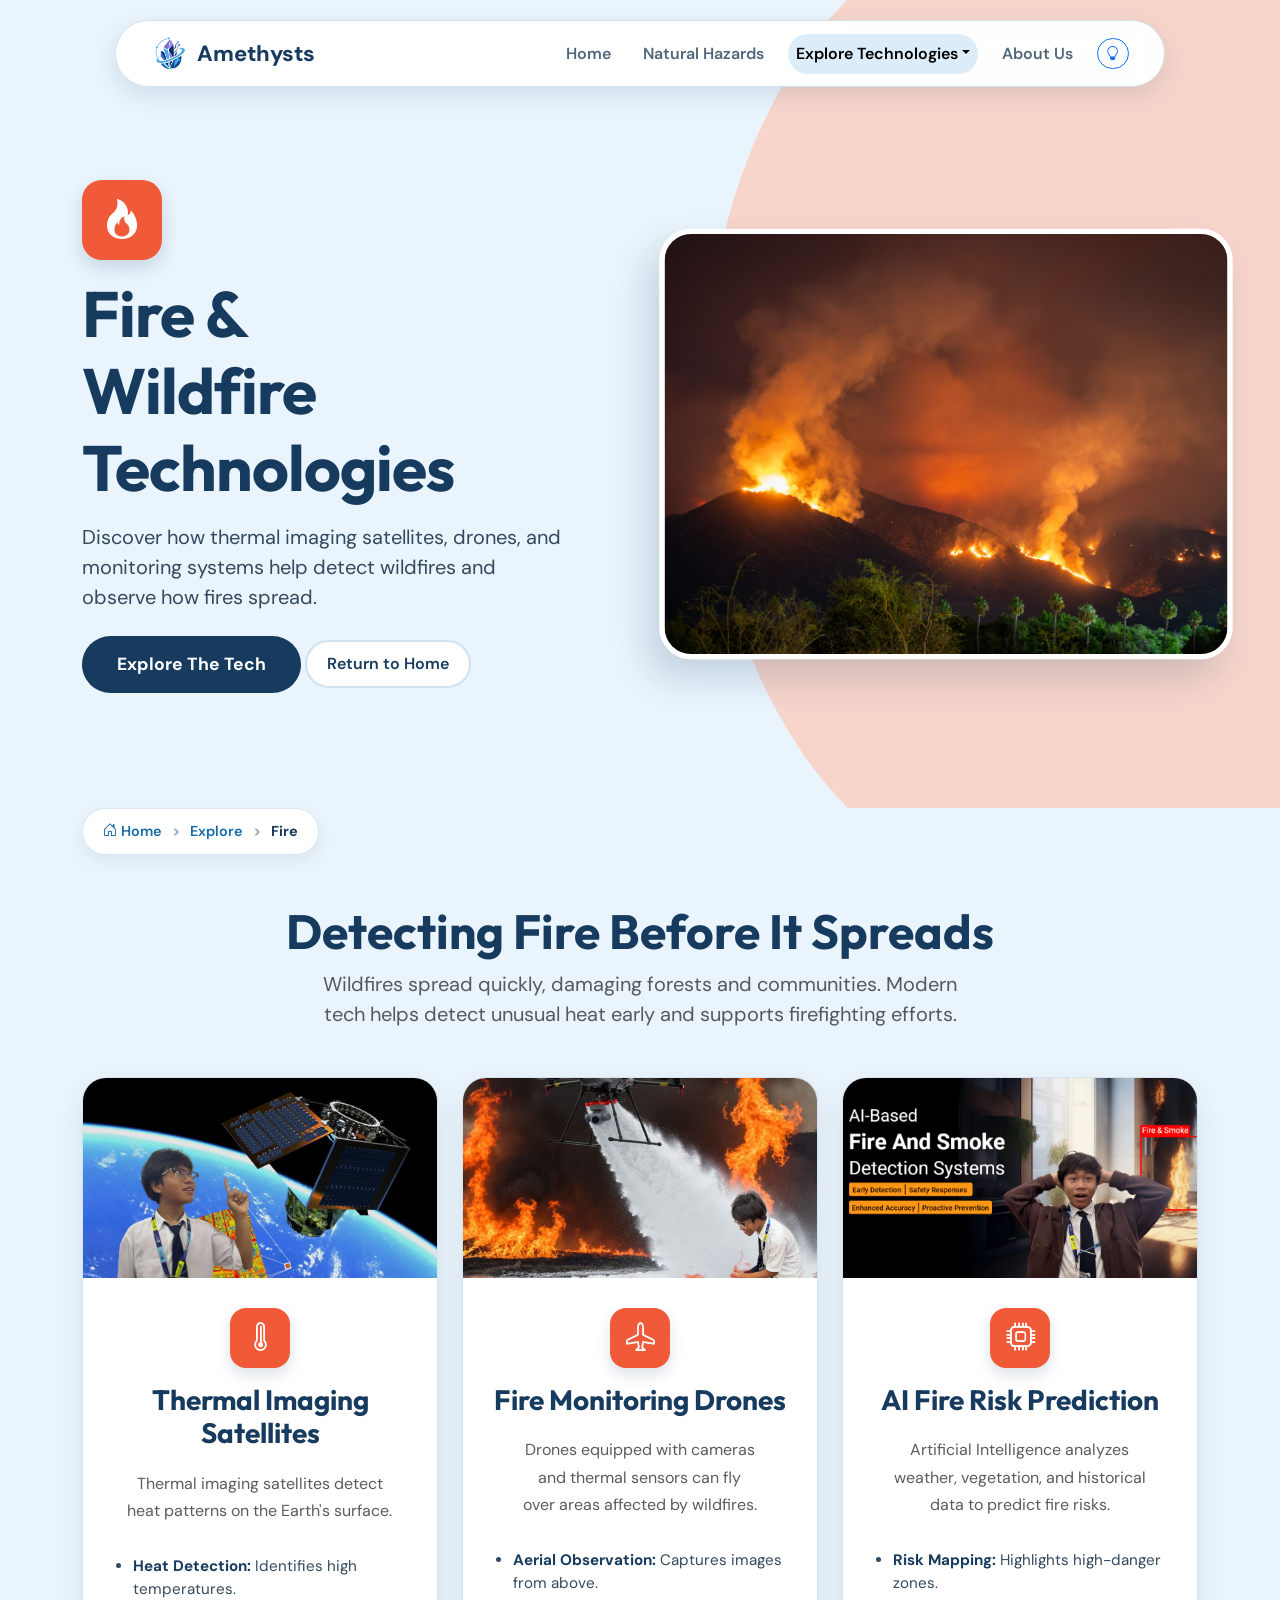
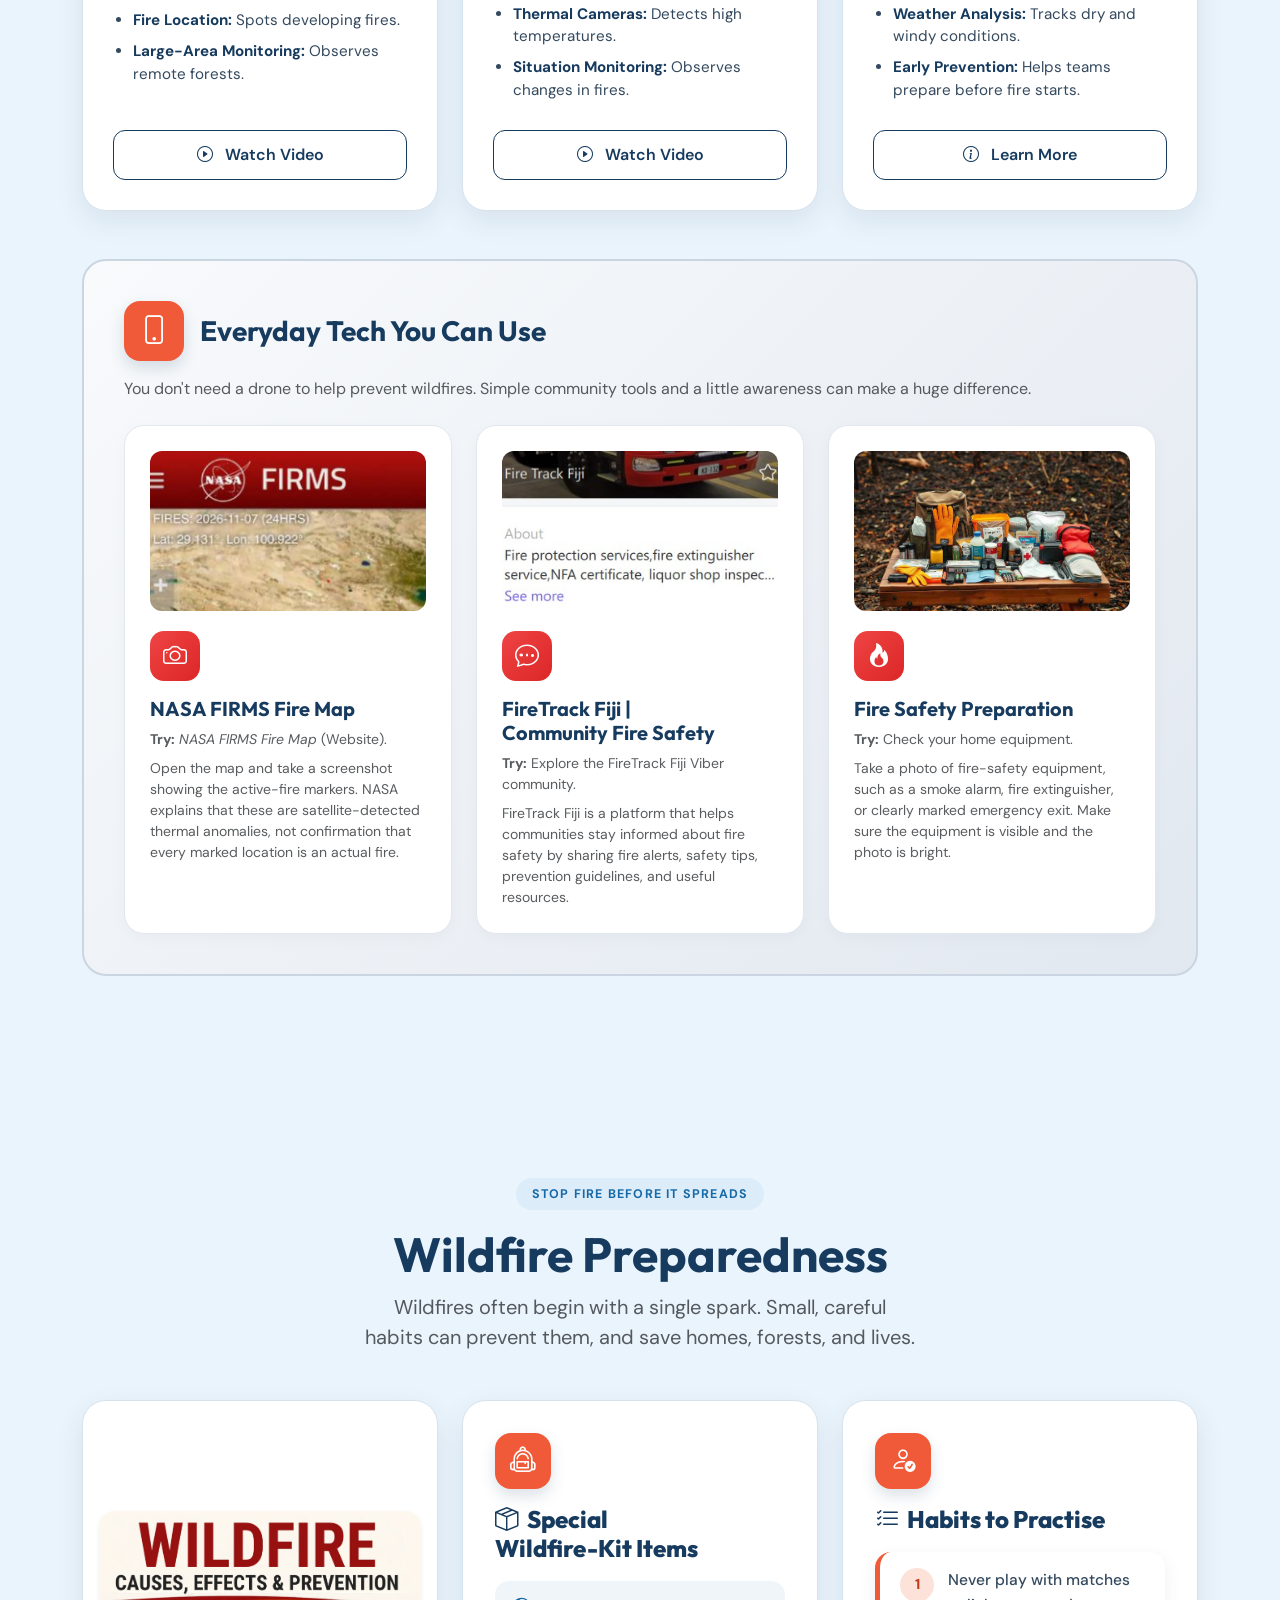
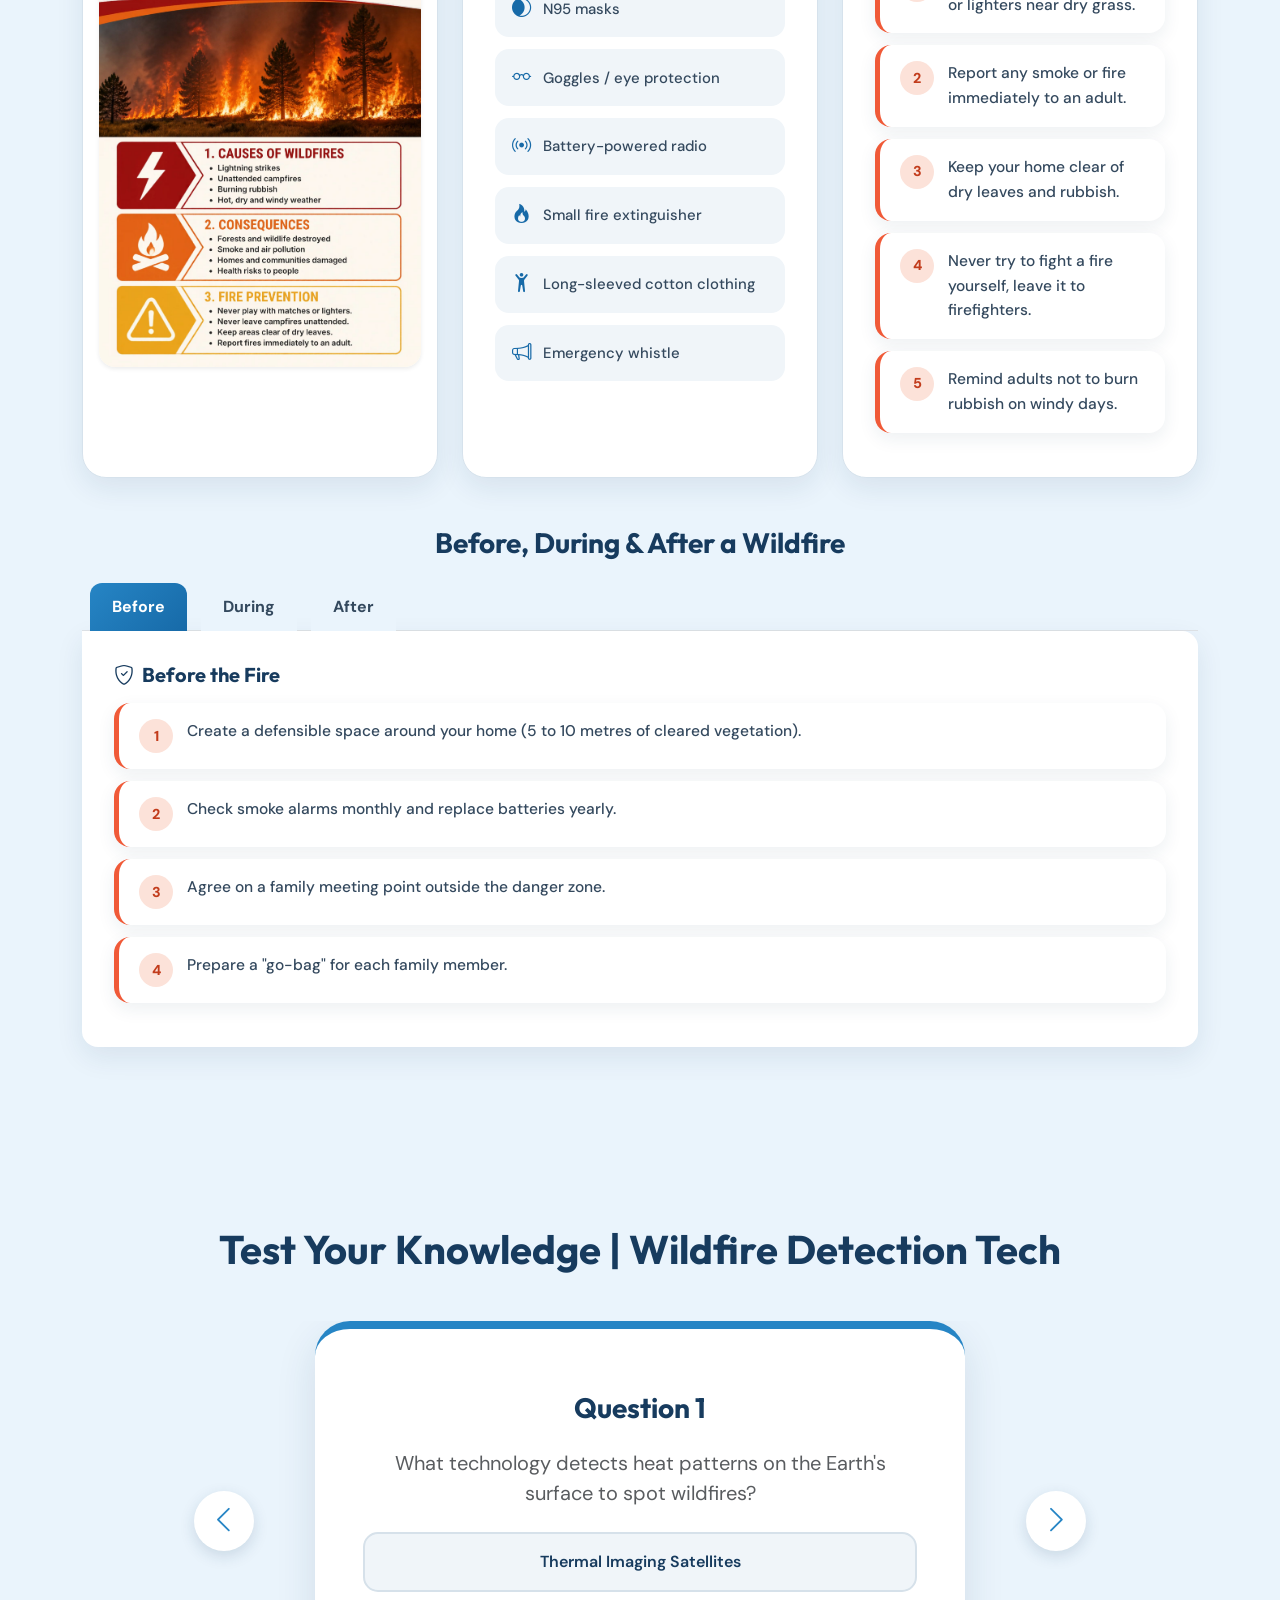
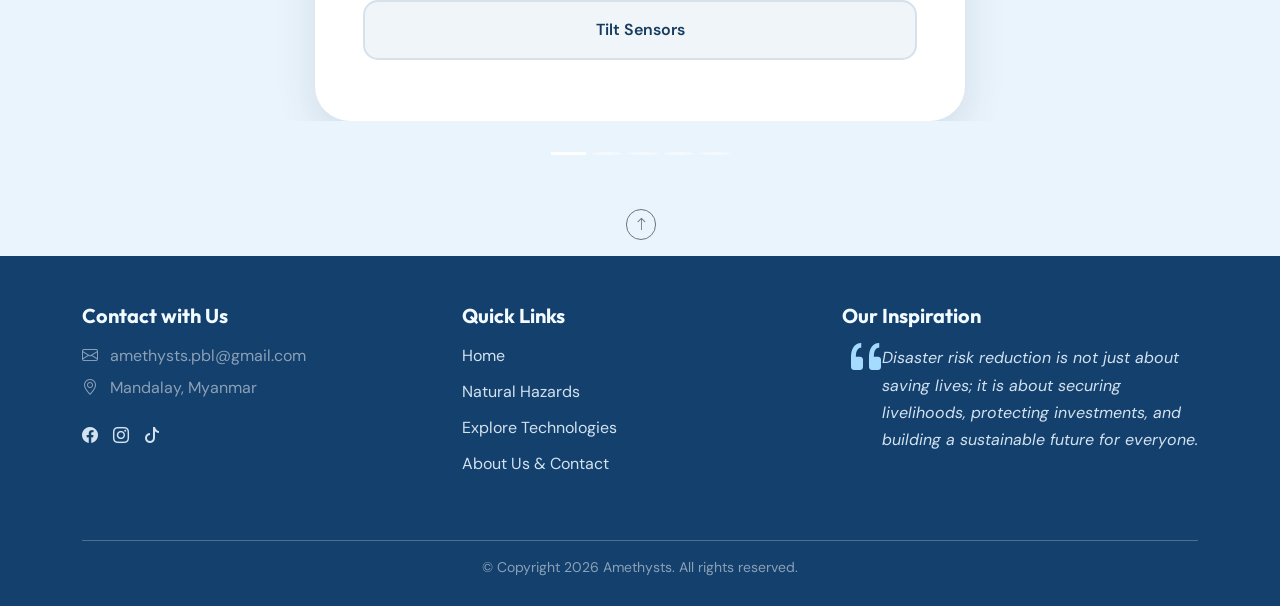
<file: pages/explore_fire.html>
<!DOCTYPE html>
<html lang="en">
<head>
    <meta charset="UTF-8">
    <meta name="viewport" content="width=device-width, initial-scale=1.0">
    <title>Amethysts | Fire Technologies</title>
    <link rel="stylesheet" href="https://cdn.jsdelivr.net/npm/bootstrap@5.3.8/dist/css/bootstrap.min.css">
    <link rel="stylesheet" href="https://cdn.jsdelivr.net/npm/bootstrap-icons@1.13.1/font/bootstrap-icons.min.css">
    <link href="https://unpkg.com/aos@2.3.1/dist/aos.css" rel="stylesheet">
    <link href="https://fonts.googleapis.com/css2?family=DM+Sans:wght@400;500;600;700&display=swap" rel="stylesheet">
    <link rel="icon" href="../media/logo.png">
    <link rel="stylesheet" href="../style.css">
</head>
<body>

    <nav class="navbar navbar-expand-lg">
        <div class="container nav-container">
            <a class="navbar-brand fw-bold d-flex align-items-center" href="../index.html">
                <img src="../media/logo.png" alt="logo" class="nav-logo">
                <span class="brand-text">Amethysts</span>
            </a>
            <button class="navbar-toggler" type="button" data-bs-toggle="collapse" data-bs-target="#navbarNav">
                <span class="navbar-toggler-icon"></span>
            </button>
            <div class="collapse navbar-collapse" id="navbarNav">
                <ul class="navbar-nav ms-auto align-items-center">
                    <li class="nav-item"><a class="nav-link" href="../index.html">Home</a></li>
                    <li class="nav-item"><a class="nav-link" href="problem.html">Natural Hazards</a></li>
                    <li class="nav-item dropdown">
                        <a class="nav-link active dropdown-toggle" href="#" data-bs-toggle="dropdown">Explore Technologies</a>
                        <ul class="dropdown-menu">
                            <li><a href="explore_earth.html" class="dropdown-item">Earth (Seismic)</a></li>
                            <li><a href="explore_water.html" class="dropdown-item">Water (Floods)</a></li>
                            <li><a href="explore_air.html" class="dropdown-item">Wind (Cyclones)</a></li>
                            <li><a href="explore_fire.html" class="dropdown-item">Fire (Wildfires)</a></li>
                        </ul>
                    </li>
                    <li class="nav-item"><a class="nav-link" href="about.html">About Us</a></li>
                    <li class="nav-item">
                        <button class="btn btn-sm btn-outline-primary rounded-pill ms-2" data-bs-toggle="offcanvas" data-bs-target="#tipsOffcanvas" title="Quick Safety Tips">
                            <i class="bi bi-lightbulb"></i>
                        </button>
                    </li>
                </ul>
            </div>
        </div>
    </nav>

    <div class="offcanvas offcanvas-end custom-offcanvas" tabindex="-1" id="tipsOffcanvas">
        <div class="offcanvas-header">
            <h5 class="offcanvas-title"><i class="bi bi-shield-check me-2"></i>Quick Safety Tips</h5>
            <button type="button" class="btn-close btn-close-white" data-bs-dismiss="offcanvas"></button>
        </div>
        <div class="offcanvas-body">
            <p class="text-muted small mb-3 fw-bold">Small habits that save lives in Myanmar.</p>
            <ul class="list-group quick-facts mb-4">
                <li class="list-group-item"><i class="bi bi-phone"></i> Save local emergency numbers in your phone.</li>
                <li class="list-group-item"><i class="bi bi-bag-check"></i> Pack a small go-bag with water, snacks, power bank.</li>
                <li class="list-group-item"><i class="bi bi-people"></i> Agree on a family meeting point.</li>
                <li class="list-group-item"><i class="bi bi-megaphone"></i> Follow official warnings only.</li>
                <li class="list-group-item"><i class="bi bi-house-heart"></i> Know your nearest shelter.</li>
            </ul>
            <a href="pages/problem.html" class="offcanvas-action-btn">Learn More About Hazards</a>
        </div>
    </div>

    <div class="explore-hero fire-theme">
        <div class="container">
            <div class="row align-items-center g-4">
                <div class="col-12 col-lg-6 hero-text-content" data-aos="fade-right">
                    <div class="element-icon-badge mb-3"><i class="bi bi-fire"></i></div>
                    <h1 class="fw-bold mb-3 display-3">Fire & <br> Wildfire Technologies</h1>
                    <p class="fs-5 mb-4">Discover how thermal imaging satellites, drones, and monitoring systems help detect wildfires and observe how fires spread.</p>
                    <a href="#content-section" class="btn hero-btn">Explore The Tech</a>
                    <a href="../index.html" class="return-btn">Return to Home</a>
                </div>
                <div class="col-12 col-lg-6 hero-image-content d-none d-lg-block" data-aos="fade-left">
                    <img src="../media/explorefire.jpg" alt="Wildfire" class="img-fluid hero-img">
                </div>
            </div>
        </div>
        <div class="hero-blob d-none d-lg-block"></div>
    </div>

    <div class="container">
        <ul class="breadcrumb-custom">
            <li><a href="../index.html"><i class="bi bi-house-door me-1"></i>Home</a></li>
            <li><a href="problem.html">Explore</a></li>
            <li class="active">Fire</li>
        </ul>
    </div>

    <div id="content-section" class="container py-4 py-lg-5">
        <div class="text-center mb-5" data-aos="fade-up">
            <h2 class="fw-bold text-dark-blue display-5">Detecting Fire Before It Spreads</h2>
            <p class="fs-5 text-muted mx-auto max-w-700">Wildfires spread quickly, damaging forests and communities. Modern tech helps detect unusual heat early and supports firefighting efforts.</p>
        </div>

        <div class="row align-items-stretch mb-5 g-3 g-lg-4">
            <div class="col-12 col-lg-4" data-aos="fade-right">
                <div class="feature-card">
                    <div class="feature-image-wrapper">
                        <img src="../media/fire_satellites.png" alt="Satellite" class="feature-image">
                    </div>
                    <div class="feature-card-body">
                        <div class="feature-header">
                            <div class="feature-icon fire-bg"><i class="bi bi-thermometer-high"></i></div>
                            <h3 class="fw-bold text-dark-blue mb-0">Thermal Imaging Satellites</h3>
                        </div>
                        <div class="feature-content">
                            <p class="text-muted">Thermal imaging satellites detect heat patterns on the Earth's surface.</p>
                            <ul class="feature-list">
                                <li><strong>Heat Detection:</strong> Identifies high temperatures.</li>
                                <li><strong>Fire Location:</strong> Spots developing fires.</li>
                                <li><strong>Large-Area Monitoring:</strong> Observes remote forests.</li>
                            </ul>
                        </div>
                        <div class="d-grid gap-2 mt-auto">
                            <button class="btn action-btn" data-bs-toggle="modal" data-bs-target="#satelliteModal"><i class="bi bi-play-circle me-2"></i> Watch Video</button>
                        </div>
                    </div>
                </div>
            </div>
            <div class="col-12 col-lg-4" data-aos="fade-up" data-aos-delay="100">
                <div class="feature-card">
                    <div class="feature-image-wrapper">
                        <img src="../media/fire_drone.png" alt="Drone" class="feature-image">
                    </div>
                    <div class="feature-card-body">
                        <div class="feature-header">
                            <div class="feature-icon fire-bg"><i class="bi bi-airplane"></i></div>
                            <h3 class="fw-bold text-dark-blue mb-0">Fire Monitoring Drones</h3>
                        </div>
                        <div class="feature-content">
                            <p class="text-muted">Drones equipped with cameras and thermal sensors can fly over areas affected by wildfires.</p>
                            <ul class="feature-list">
                                <li><strong>Aerial Observation:</strong> Captures images from above.</li>
                                <li><strong>Thermal Cameras:</strong> Detects high temperatures.</li>
                                <li><strong>Situation Monitoring:</strong> Observes changes in fires.</li>
                            </ul>
                        </div>
                        <div class="d-grid gap-2 mt-auto">
                            <button class="btn action-btn" data-bs-toggle="modal" data-bs-target="#droneModal"><i class="bi bi-play-circle me-2"></i> Watch Video</button>
                        </div>
                    </div>
                </div>
            </div>
            <div class="col-12 col-lg-4" data-aos="fade-left" data-aos-delay="200">
                <div class="feature-card">
                    <div class="feature-image-wrapper">
                        <img src="../media/ai_detectors.png" alt="AI Fire Risk" class="feature-image">
                    </div>
                    <div class="feature-card-body">
                        <div class="feature-header">
                            <div class="feature-icon fire-bg"><i class="bi bi-cpu"></i></div>
                            <h3 class="fw-bold text-dark-blue mb-0">AI Fire Risk Prediction</h3>
                        </div>
                        <div class="feature-content">
                            <p class="text-muted">Artificial Intelligence analyzes weather, vegetation, and historical data to predict fire risks.</p>
                            <ul class="feature-list">
                                <li><strong>Risk Mapping:</strong> Highlights high-danger zones.</li>
                                <li><strong>Weather Analysis:</strong> Tracks dry and windy conditions.</li>
                                <li><strong>Early Prevention:</strong> Helps teams prepare before fire starts.</li>
                            </ul>
                        </div>
                        <div class="d-grid gap-2 mt-auto">
                            <button class="btn action-btn" data-bs-toggle="modal" data-bs-target="#aiFireModal"><i class="bi bi-info-circle me-2"></i> Learn More</button>
                        </div>
                    </div>
                </div>
            </div>
        </div>

        <div class="row mb-5" data-aos="fade-up">
            <div class="col-12">
                <div class="everyday-tech-card">
                    <div class="d-flex align-items-center mb-3">
                        <div class="feature-icon fire-bg me-3"><i class="bi bi-phone"></i></div>
                        <h3 class="fw-bold text-dark-blue mb-0">Everyday Tech You Can Use</h3>
                    </div>
                    <p class="text-muted mb-4">You don't need a drone to help prevent wildfires. Simple community tools and a little awareness can make a huge difference.</p>

                    <div class="row g-3 g-md-4">
                        <div class="col-12 col-sm-6 col-lg-4">
                            <div class="app-recommendation h-100">
                                <div class="app-image-wrapper"><img src="../media/app_NASAfire.png" alt="NASA FIRMS" class="app-image"></div>
                                <div class="app-icon-wrapper fire-app-icon"><i class="bi bi-camera"></i></div>
                                <h5 class="fw-bold text-dark-blue mt-3">NASA FIRMS Fire Map</h5>
                                <p class="text-muted small mb-2"><strong>Try:</strong> <em>NASA FIRMS Fire Map</em> (Website).</p>
                                <p class="text-muted small mb-0">Open the map and take a screenshot showing the active-fire markers. NASA explains that these are satellite-detected thermal anomalies, not confirmation that every marked location is an actual fire.</p>
                            </div>
                        </div>
                        <div class="col-12 col-sm-6 col-lg-4">
                            <div class="app-recommendation h-100">
                                <div class="app-image-wrapper"><img src="../media/app_viberfire.jpg" alt="Viber Group" class="app-image"></div>
                                <div class="app-icon-wrapper fire-app-icon"><i class="bi bi-chat-dots"></i></div>
                                <h5 class="fw-bold text-dark-blue mt-3">FireTrack Fiji | Community Fire Safety</h5>
                                <p class="text-muted small mb-2"><strong>Try:</strong> Explore the FireTrack Fiji Viber community.</p>
                                <p class="text-muted small mb-0">FireTrack Fiji is a platform that helps communities stay informed about fire safety by sharing fire alerts, safety tips, prevention guidelines, and useful resources.</p>
                            </div>
                        </div>
                        <div class="col-12 col-sm-6 col-lg-4">
                            <div class="app-recommendation h-100">
                                <div class="app-image-wrapper"><img src="../media/firesafety.jpg" alt="Fire Safety" class="app-image"></div>
                                <div class="app-icon-wrapper fire-app-icon"><i class="bi bi-fire"></i></div>
                                <h5 class="fw-bold text-dark-blue mt-3">Fire Safety Preparation</h5>
                                <p class="text-muted small mb-2"><strong>Try:</strong> Check your home equipment.</p>
                                <p class="text-muted small mb-0">Take a photo of fire-safety equipment, such as a smoke alarm, fire extinguisher, or clearly marked emergency exit. Make sure the equipment is visible and the photo is bright.</p>
                            </div>
                        </div>
                    </div>
                </div>
            </div>
        </div>
    </div>

    <div class="prep-section fire-prep">
        <div class="container py-3">
            <div class="text-center mb-5" data-aos="fade-up">
                <span class="section-label">Stop Fire Before It Spreads</span>
                <h2 class="fw-bold text-dark-blue display-5">Wildfire Preparedness</h2>
                <p class="fs-5 text-muted mx-auto max-w-700">Wildfires often begin with a single spark. Small, careful habits can prevent them, and save homes, forests, and lives.</p>
            </div>

            <div class="row g-4 mb-5">
                <div class="col-12 col-lg-4" data-aos="fade-right">
                    <div class="prep-card h-100 d-flex flex-column justify-content-center p-3">
                        <img src="../media/poster_fire.jpg" alt="Wildfire Preparedness Poster" class="img-fluid rounded-4 shadow-sm w-100">
                    </div>
                </div>

                <div class="col-12 col-lg-4" data-aos="fade-up">
                    <div class="prep-card h-100">
                        <div class="prep-icon fire-bg"><i class="bi bi-backpack2"></i></div>
                        <h4><i class="bi bi-box-seam me-2"></i>Special Wildfire-Kit Items</h4>
                        <div class="supply-grid">
                            <div class="supply-item"><i class="bi bi-mask"></i>N95 masks</div>
                            <div class="supply-item"><i class="bi bi-eyeglasses"></i>Goggles / eye protection</div>
                            <div class="supply-item"><i class="bi bi-broadcast"></i>Battery-powered radio</div>
                            <div class="supply-item"><i class="bi bi-fire"></i>Small fire extinguisher</div>
                            <div class="supply-item"><i class="bi bi-person-arms-up"></i>Long-sleeved cotton clothing</div>
                            <div class="supply-item"><i class="bi bi-megaphone"></i>Emergency whistle</div>
                        </div>
                    </div>
                </div>

                <div class="col-12 col-lg-4" data-aos="fade-left">
                    <div class="prep-card h-100">
                        <div class="prep-icon fire-bg"><i class="bi bi-person-check"></i></div>
                        <h4><i class="bi bi-list-check me-2"></i>Habits to Practise</h4>
                        <div class="habit-item"><div class="habit-num">1</div><p>Never play with matches or lighters near dry grass.</p></div>
                        <div class="habit-item"><div class="habit-num">2</div><p>Report any smoke or fire immediately to an adult.</p></div>
                        <div class="habit-item"><div class="habit-num">3</div><p>Keep your home clear of dry leaves and rubbish.</p></div>
                        <div class="habit-item"><div class="habit-num">4</div><p>Never try to fight a fire yourself, leave it to firefighters.</p></div>
                        <div class="habit-item"><div class="habit-num">5</div><p>Remind adults not to burn rubbish on windy days.</p></div>
                    </div>
                </div>
            </div>

            <div class="row" data-aos="fade-up">
                <div class="col-12">
                    <h3 class="fw-bold text-dark-blue mb-4 text-center">Before, During & After a Wildfire</h3>
                    <ul class="nav nav-tabs prep-tabs" role="tablist">
                        <li class="nav-item">
                            <button class="nav-link active" data-bs-toggle="tab" data-bs-target="#fire-before" type="button">Before</button>
                        </li>
                        <li class="nav-item">
                            <button class="nav-link" data-bs-toggle="tab" data-bs-target="#fire-during" type="button">During</button>
                        </li>
                        <li class="nav-item">
                            <button class="nav-link" data-bs-toggle="tab" data-bs-target="#fire-after" type="button">After</button>
                        </li>
                    </ul>
                    <div class="tab-content prep-tab-content">
                        <div class="tab-pane fade show active" id="fire-before">
                            <h5 class="fw-bold text-dark-blue mb-3"><i class="bi bi-shield-check me-2"></i>Before the Fire</h5>
                            <div class="habit-item"><div class="habit-num">1</div><p>Create a defensible space around your home (5 to 10 metres of cleared vegetation).</p></div>
                            <div class="habit-item"><div class="habit-num">2</div><p>Check smoke alarms monthly and replace batteries yearly.</p></div>
                            <div class="habit-item"><div class="habit-num">3</div><p>Agree on a family meeting point outside the danger zone.</p></div>
                            <div class="habit-item"><div class="habit-num">4</div><p>Prepare a "go-bag" for each family member.</p></div>
                        </div>
                        <div class="tab-pane fade" id="fire-during">
                            <h5 class="fw-bold text-dark-blue mb-3"><i class="bi bi-exclamation-triangle me-2"></i>During the Fire</h5>
                            <div class="habit-item"><div class="habit-num">1</div><p>Evacuate immediately when authorities say to.</p></div>
                            <div class="habit-item"><div class="habit-num">2</div><p>Stay low to avoid smoke; cover your nose with a damp cloth.</p></div>
                            <div class="habit-item"><div class="habit-num">3</div><p>Follow official instructions, never re-enter your home.</p></div>
                        </div>
                        <div class="tab-pane fade" id="fire-after">
                            <h5 class="fw-bold text-dark-blue mb-3"><i class="bi bi-house-check me-2"></i>After the Fire</h5>
                            <div class="habit-item"><div class="habit-num">1</div><p>Only return when authorities say it is safe.</p></div>
                            <div class="habit-item"><div class="habit-num">2</div><p>Watch for hot spots, the ground can stay hot for hours.</p></div>
                            <div class="habit-item"><div class="habit-num">3</div><p>Check on neighbours, especially elderly people.</p></div>
                        </div>
                    </div>
                </div>
            </div>
        </div>
    </div>

    <div class="modal fade" id="satelliteModal" tabindex="-1">
        <div class="modal-dialog modal-dialog-centered modal-lg">
            <div class="modal-content border-0 shadow-lg rounded-4 overflow-hidden">
                <div class="modal-header bg-dark text-white border-0">
                    <h5 class="modal-title"><i class="bi bi-play-circle me-2"></i>Thermal Imaging Satellites</h5>
                    <button type="button" class="btn-close btn-close-white" data-bs-dismiss="modal"></button>
                </div>
                <div class="modal-body p-0">
                    <div class="ratio ratio-16x9">
                        <iframe src="https://www.youtube.com/embed/SSd7KnWN9CM" title="How Satellites Detect Wildfires" allowfullscreen></iframe>
                    </div>
                    <div class="p-3 p-md-4"><p class="text-muted mb-0">Learn how satellites use thermal imaging to detect heat signatures from space.</p></div>
                </div>
            </div>
        </div>
    </div>

    <div class="modal fade" id="droneModal" tabindex="-1">
        <div class="modal-dialog modal-dialog-centered modal-lg">
            <div class="modal-content border-0 shadow-lg rounded-4 overflow-hidden">
                <div class="modal-header bg-dark text-white border-0">
                    <h5 class="modal-title"><i class="bi bi-play-circle me-2"></i>Fire Monitoring Drones</h5>
                    <button type="button" class="btn-close btn-close-white" data-bs-dismiss="modal"></button>
                </div>
                <div class="modal-body p-0">
                    <div class="ratio ratio-16x9">
                        <iframe src="https://www.youtube.com/embed/iIJIgJ7wUng" title="Fire Monitoring Drones" allowfullscreen></iframe>
                    </div>
                    <div class="p-3 p-md-4"><p class="text-muted mb-0">See how drones are used to monitor and map wildfires safely from above.</p></div>
                </div>
            </div>
        </div>
    </div>

    <div class="modal fade" id="aiFireModal" tabindex="-1">
        <div class="modal-dialog modal-dialog-centered">
            <div class="modal-content border-0 shadow-lg rounded-4 overflow-hidden">
                <div class="modal-header bg-dark text-white border-0">
                    <h5 class="modal-title"><i class="bi bi-cpu me-2"></i>AI Fire Risk Prediction</h5>
                    <button type="button" class="btn-close btn-close-white" data-bs-dismiss="modal"></button>
                </div>
                <div class="modal-body p-3 p-md-4">
                    <p class="text-muted">Artificial Intelligence uses past fire data, weather conditions, and satellite imagery to predict where fires are most likely to start or spread.</p>
                </div>
            </div>
        </div>
    </div>

    <div id="quiz-section" class="quiz-section py-5">
        <div class="container py-3 py-lg-4">
            <h2 class="fw-bold text-dark-blue text-center display-6 mb-5 px-2" data-aos="fade-up">Test Your Knowledge | Wildfire Detection Tech</h2>
            <div class="carousel slide" data-bs-interval="false" id="quizCarouselFire">
                <div class="carousel-indicators">
                    <button data-bs-target="#quizCarouselFire" data-bs-slide-to="0" class="active"></button>
                    <button data-bs-target="#quizCarouselFire" data-bs-slide-to="1"></button>
                    <button data-bs-target="#quizCarouselFire" data-bs-slide-to="2"></button>
                    <button data-bs-target="#quizCarouselFire" data-bs-slide-to="3"></button>
                    <button data-bs-target="#quizCarouselFire" data-bs-slide-to="4"></button>
                </div>
                <div class="carousel-inner" data-aos="zoom-in">
                    <div class="carousel-item active">
                        <div class="quiz-card text-center p-4 p-md-5 mx-auto">
                            <h3 class="fw-bold text-dark-blue mb-4">Question 1</h3>
                            <p class="text-muted mb-4 fs-5">What technology detects heat patterns on the Earth's surface to spot wildfires?</p>
                            <div class="d-grid gap-2">
                                <button class="btn quiz-option-btn" data-bs-toggle="modal" data-bs-target="#correctAnswerModal">Thermal Imaging Satellites</button>
                                <button class="btn quiz-option-btn" data-bs-toggle="modal" data-bs-target="#wrongAnswerModal">Tilt Sensors</button>
                            </div>
                        </div>
                    </div>
                    <div class="carousel-item">
                        <div class="quiz-card text-center p-4 p-md-5 mx-auto">
                            <h3 class="fw-bold text-dark-blue mb-4">Question 2</h3>
                            <p class="text-muted mb-4 fs-5">What equipment is used to fly over wildfires and capture thermal images from above?</p>
                            <div class="d-grid gap-2">
                                <button class="btn quiz-option-btn" data-bs-toggle="modal" data-bs-target="#correctAnswerModal">Fire Monitoring Drones</button>
                                <button class="btn quiz-option-btn" data-bs-toggle="modal" data-bs-target="#wrongAnswerModal">Ocean Buoys</button>
                            </div>
                        </div>
                    </div>
                    <div class="carousel-item">
                        <div class="quiz-card text-center p-4 p-md-5 mx-auto">
                            <h3 class="fw-bold text-dark-blue mb-4">Question 3</h3>
                            <p class="text-muted mb-4 fs-5">What does Artificial Intelligence analyze to predict fire risks?</p>
                            <div class="d-grid gap-2">
                                <button class="btn quiz-option-btn" data-bs-toggle="modal" data-bs-target="#correctAnswerModal">Weather, vegetation, and historical data</button>
                                <button class="btn quiz-option-btn" data-bs-toggle="modal" data-bs-target="#wrongAnswerModal">Ocean currents and tides</button>
                            </div>
                        </div>
                    </div>
                    <div class="carousel-item">
                        <div class="quiz-card text-center p-4 p-md-5 mx-auto">
                            <h3 class="fw-bold text-dark-blue mb-4">Question 4</h3>
                            <p class="text-muted mb-4 fs-5">What does NASA FIRMS Fire Map show?</p>
                            <div class="d-grid gap-2">
                                <button class="btn quiz-option-btn" data-bs-toggle="modal" data-bs-target="#correctAnswerModal">Satellite-detected thermal anomalies</button>
                                <button class="btn quiz-option-btn" data-bs-toggle="modal" data-bs-target="#wrongAnswerModal">Wind speeds and direction</button>
                            </div>
                        </div>
                    </div>
                    <div class="carousel-item">
                        <div class="quiz-card text-center p-4 p-md-5 mx-auto">
                            <h3 class="fw-bold text-dark-blue mb-4">Question 5</h3>
                            <p class="text-muted mb-4 fs-5">What should you do if you see a small fire starting near dry grass?</p>
                            <div class="d-grid gap-2">
                                <button class="btn quiz-option-btn" data-bs-toggle="modal" data-bs-target="#wrongAnswerModal">Try to put it out yourself</button>
                                <button class="btn quiz-option-btn" data-bs-toggle="modal" data-bs-target="#correctAnswerModal">Report it immediately to an adult</button>
                            </div>
                        </div>
                    </div>
                </div>
                <button class="carousel-control-prev custom-carousel-btn d-none d-md-flex" data-bs-target="#quizCarouselFire" data-bs-slide="prev"><i class="bi bi-chevron-left"></i></button>
                <button class="carousel-control-next custom-carousel-btn d-none d-md-flex" data-bs-target="#quizCarouselFire" data-bs-slide="next"><i class="bi bi-chevron-right"></i></button>
            </div>
        </div>
    </div>

    <div class="modal fade" id="correctAnswerModal" tabindex="-1">
        <div class="modal-dialog modal-dialog-centered">
            <div class="modal-content text-center border-0 shadow-lg rounded-4">
                <div class="modal-body p-4 p-md-5">
                    <i class="bi bi-check-circle-fill text-success display-1 mb-3"></i>
                    <h2 class="fw-bold text-dark-blue mb-3">Correct!</h2>
                    <p class="text-muted">Great job! You understand this technology well.</p>
                    <button type="button" class="btn custom-btn mt-3 rounded-pill px-4" data-bs-dismiss="modal">Continue</button>
                </div>
            </div>
        </div>
    </div>

    <div class="modal fade" id="wrongAnswerModal" tabindex="-1">
        <div class="modal-dialog modal-dialog-centered">
            <div class="modal-content text-center border-0 shadow-lg rounded-4">
                <div class="modal-body p-4 p-md-5">
                    <i class="bi bi-x-circle-fill text-danger display-1 mb-3"></i>
                    <h2 class="fw-bold text-dark-blue mb-3">Try Again</h2>
                    <p class="text-muted">That's not quite right. Review the information above and try again!</p>
                    <button type="button" class="btn custom-btn mt-3 rounded-pill px-4" data-bs-dismiss="modal">Close</button>
                </div>
            </div>
        </div>
    </div>

    <div class="container flex w-100" id="topbtn">
         <div class="text-center py-3 justify-content-center">
            <a href="" class="btn btn-sm btn-outline-secondary rounded-pill">
                <i class="bi bi-arrow-up"></i>
            </a>
        </div> 
    </div>

    <footer class="footer pt-5 pb-4">
        <div class="container">
            <div class="row">
                <div class="col-12 col-md-4 mb-4">
                    <h5 class="fw-bold mb-3">Contact with Us</h5>
                    <p class="mb-2 text-white-50"><i class="bi bi-envelope me-2"></i> amethysts.pbl@gmail.com</p>
                    <p class="mb-4 text-white-50"><i class="bi bi-geo-alt me-2"></i> Mandalay, Myanmar</p>
                    <div class="d-flex social-icons">
                        <a href="https://www.facebook.com"><i class="bi bi-facebook"></i></a>
                        <a href="https://www.instagram.com"><i class="bi bi-instagram"></i></a>
                        <a href="https://www.tiktok.com"><i class="bi bi-tiktok"></i></a>
                    </div>
                </div>
                <div class="col-12 col-md-4 mb-4">
                    <h5 class="fw-bold mb-3">Quick Links</h5>
                    <ul class="list-unstyled footer-links">
                        <li><a href="../index.html">Home</a></li>
                        <li><a href="problem.html">Natural Hazards</a></li>
                        <li><a href="explore_earth.html">Explore Technologies</a></li>
                        <li><a href="about.html">About Us & Contact</a></li>
                    </ul>
                </div>
                <div class="col-12 col-md-4 mb-4">
                    <h5 class="fw-bold mb-3">Our Inspiration</h5>
                    <div class="footer-quote">
                        <i class="bi bi-quote quote-icon"></i>
                        <p class="mb-0">Disaster risk reduction is not just about saving lives; it is about securing livelihoods, protecting investments, and building a sustainable future for everyone.</p>
                    </div>
                </div>
            </div>
            <hr class="mt-4 mb-3 border-light opacity-25">
            <div class="text-center small text-white-50">
                <p class="mb-1">&copy; Copyright 2026 Amethysts. All rights reserved.</p>
            </div>
        </div>
    </footer>

    <script src="https://cdn.jsdelivr.net/npm/bootstrap@5.3.8/dist/js/bootstrap.bundle.min.js"></script>
    <script src="https://unpkg.com/aos@2.3.1/dist/aos.js"></script>
    <script>AOS.init({ once: true });</script>
</body>
</html>
</file>
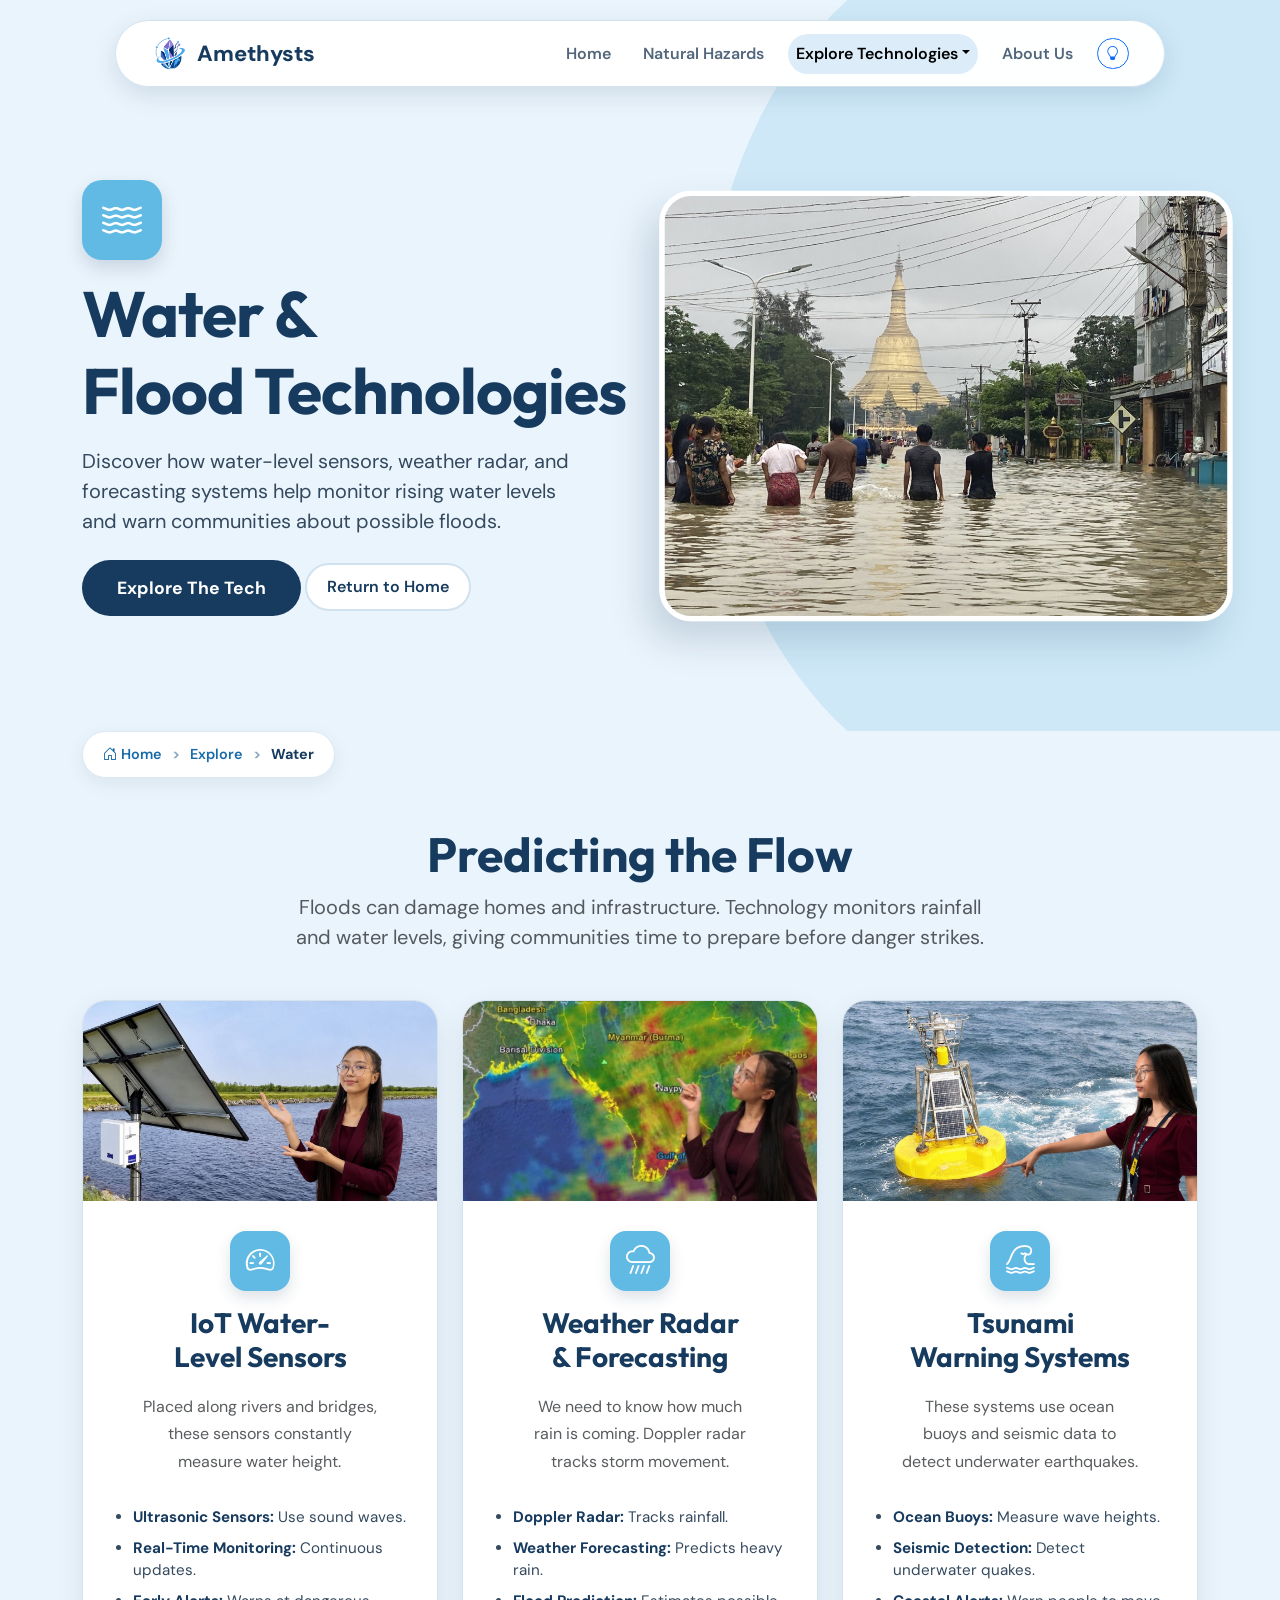
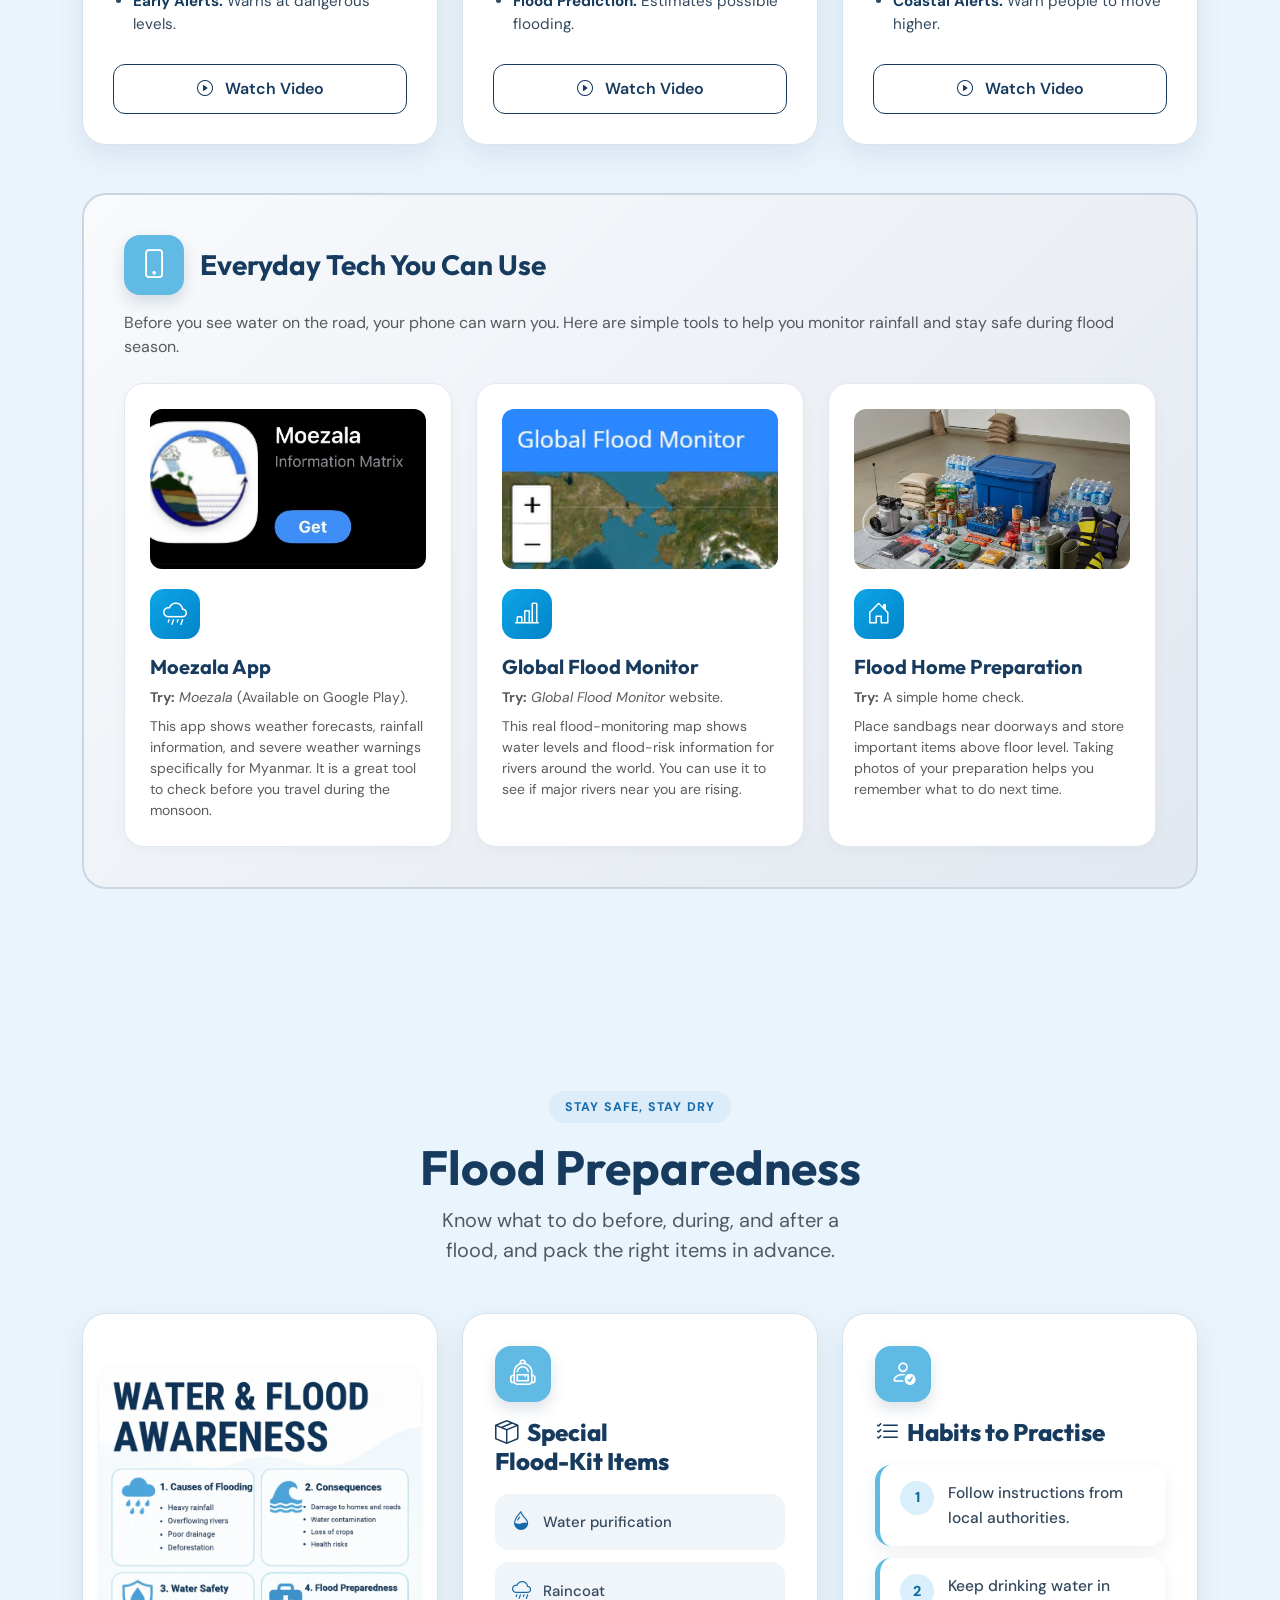
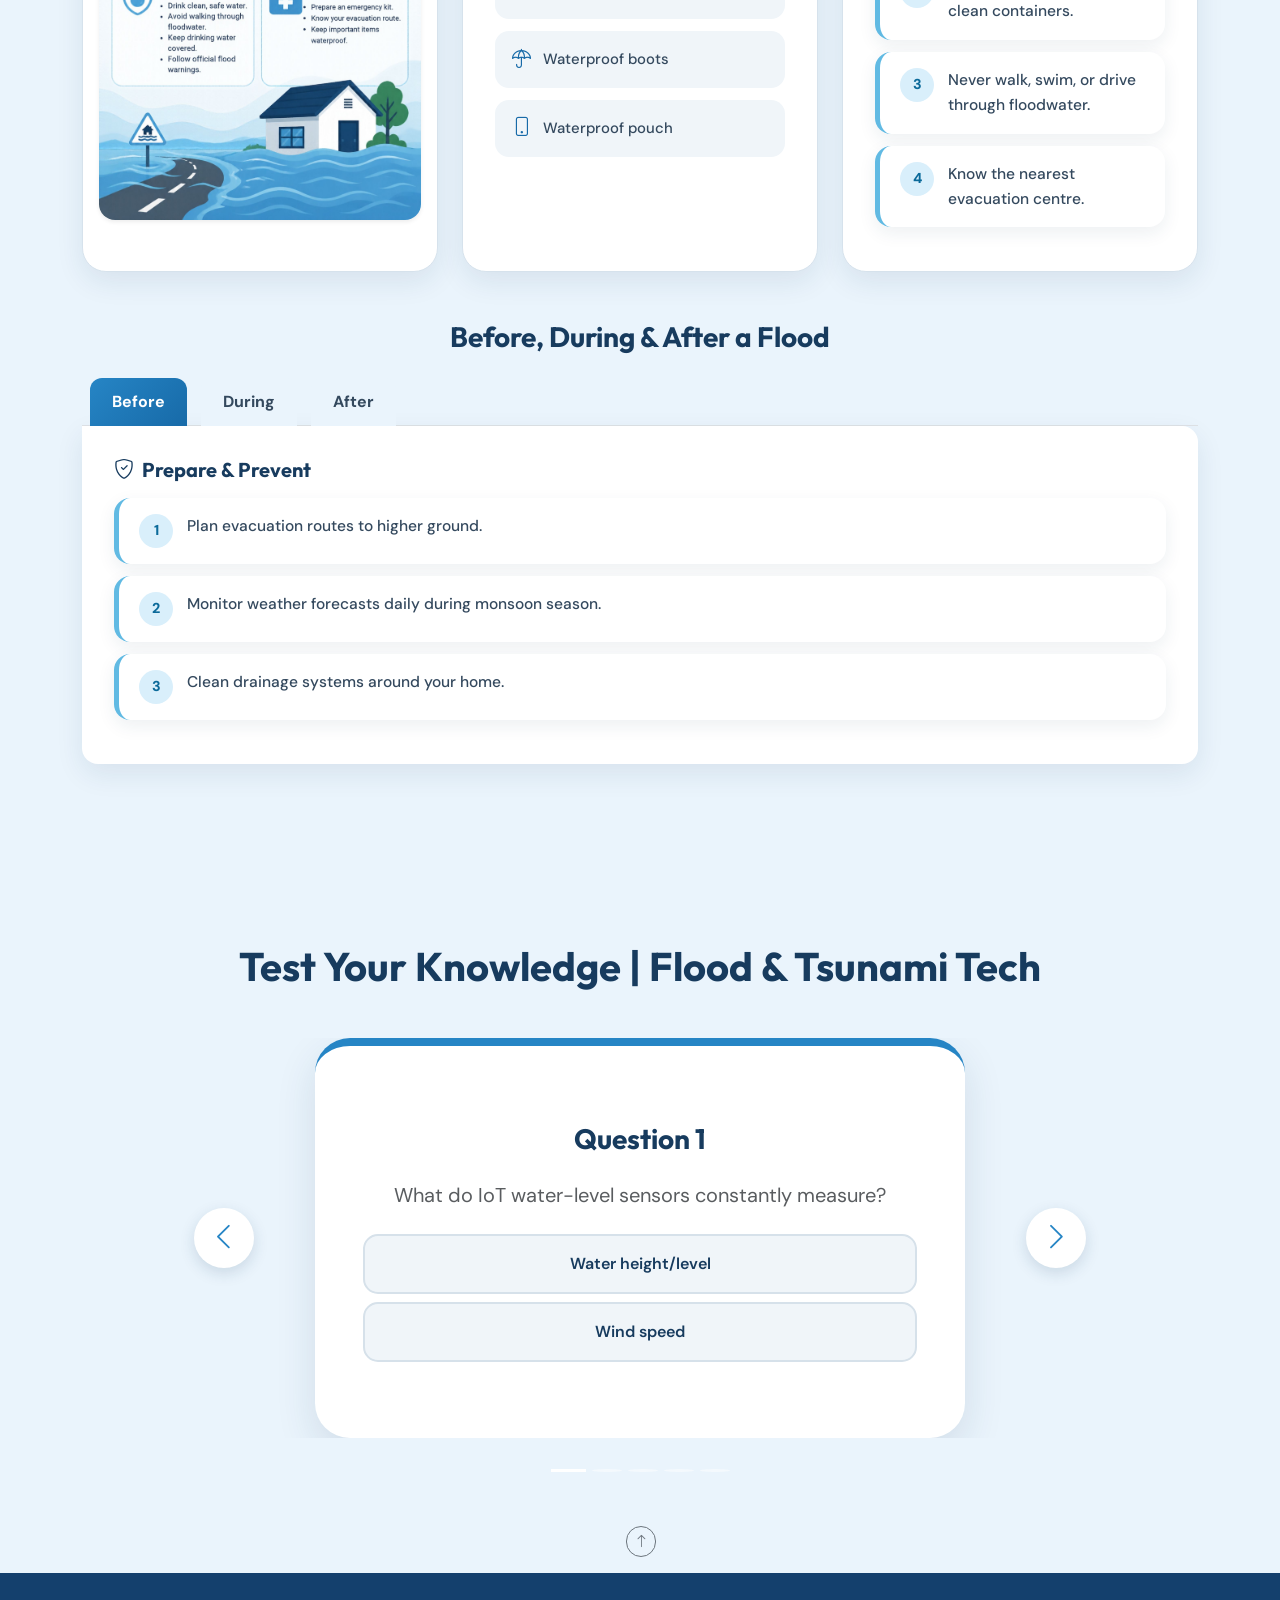
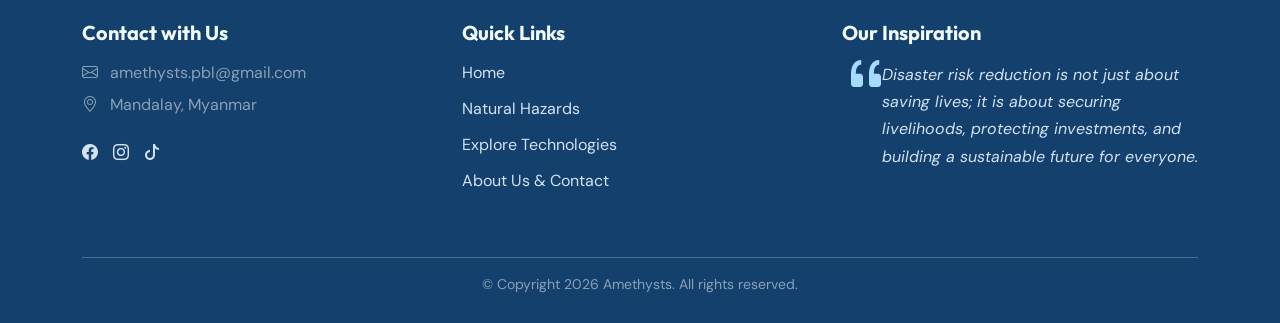
<file: pages/explore_water.html>
<!DOCTYPE html>
<html lang="en">
<head>
    <meta charset="UTF-8">
    <meta name="viewport" content="width=device-width, initial-scale=1.0">
    <title>Amethysts | Water Technologies</title>
    <link rel="stylesheet" href="https://cdn.jsdelivr.net/npm/bootstrap@5.3.8/dist/css/bootstrap.min.css">
    <link rel="stylesheet" href="https://cdn.jsdelivr.net/npm/bootstrap-icons@1.13.1/font/bootstrap-icons.min.css">
    <link href="https://unpkg.com/aos@2.3.1/dist/aos.css" rel="stylesheet">
    <link href="https://fonts.googleapis.com/css2?family=DM+Sans:wght@400;500;600;700&display=swap" rel="stylesheet">
    <link rel="icon" href="../media/logo.png">
    <link rel="stylesheet" href="../style.css">
</head>
<body>

    <nav class="navbar navbar-expand-lg">
        <div class="container nav-container">
            <a class="navbar-brand fw-bold d-flex align-items-center" href="../index.html">
                <img src="../media/logo.png" alt="logo" class="nav-logo">
                <span class="brand-text">Amethysts</span>
            </a>
            <button class="navbar-toggler" type="button" data-bs-toggle="collapse" data-bs-target="#navbarNav">
                <span class="navbar-toggler-icon"></span>
            </button>
            <div class="collapse navbar-collapse" id="navbarNav">
                <ul class="navbar-nav ms-auto align-items-center">
                    <li class="nav-item"><a class="nav-link" href="../index.html">Home</a></li>
                    <li class="nav-item"><a class="nav-link" href="problem.html">Natural Hazards</a></li>
                    <li class="nav-item dropdown">
                        <a class="nav-link active dropdown-toggle" href="#" data-bs-toggle="dropdown">Explore Technologies</a>
                        <ul class="dropdown-menu">
                            <li><a href="explore_earth.html" class="dropdown-item">Earth (Seismic)</a></li>
                            <li><a href="explore_water.html" class="dropdown-item">Water (Floods)</a></li>
                            <li><a href="explore_air.html" class="dropdown-item">Wind (Cyclones)</a></li>
                            <li><a href="explore_fire.html" class="dropdown-item">Fire (Wildfires)</a></li>
                        </ul>
                    </li>
                    <li class="nav-item"><a class="nav-link" href="about.html">About Us</a></li>
                    <li class="nav-item">
                        <button class="btn btn-sm btn-outline-primary rounded-pill ms-2" data-bs-toggle="offcanvas" data-bs-target="#tipsOffcanvas" title="Quick Safety Tips">
                            <i class="bi bi-lightbulb"></i>
                        </button>
                    </li>
                </ul>
            </div>
        </div>
    </nav>

    <div class="offcanvas offcanvas-end custom-offcanvas" tabindex="-1" id="tipsOffcanvas">
        <div class="offcanvas-header">
            <h5 class="offcanvas-title"><i class="bi bi-shield-check me-2"></i>Quick Safety Tips</h5>
            <button type="button" class="btn-close btn-close-white" data-bs-dismiss="offcanvas"></button>
        </div>
        <div class="offcanvas-body">
            <p class="text-muted small mb-3 fw-bold">Small habits that save lives in Myanmar.</p>
            <ul class="list-group quick-facts mb-4">
                <li class="list-group-item"><i class="bi bi-phone"></i> Save local emergency numbers in your phone.</li>
                <li class="list-group-item"><i class="bi bi-bag-check"></i> Pack a small go-bag with water, snacks, power bank.</li>
                <li class="list-group-item"><i class="bi bi-people"></i> Agree on a family meeting point.</li>
                <li class="list-group-item"><i class="bi bi-megaphone"></i> Follow official warnings only.</li>
                <li class="list-group-item"><i class="bi bi-house-heart"></i> Know your nearest shelter.</li>
            </ul>
            <a href="pages/problem.html" class="offcanvas-action-btn">Learn More About Hazards</a>
        </div>
    </div>

    <div class="explore-hero water-theme">
        <div class="container">
            <div class="row align-items-center g-4">
                <div class="col-12 col-lg-6 hero-text-content" data-aos="fade-right">
                    <div class="element-icon-badge mb-3"><i class="bi bi-water"></i></div>
                    <h1 class="fw-bold mb-3 display-3">Water & <br> Flood Technologies</h1>
                    <p class="fs-5 mb-4">Discover how water-level sensors, weather radar, and forecasting systems help monitor rising water levels and warn communities about possible floods.</p>
                    <a href="#content-section" class="btn hero-btn">Explore The Tech</a>
                    <a href="../index.html" class="return-btn">Return to Home</a>
                </div>
                <div class="col-12 col-lg-6 hero-image-content d-none d-lg-block" data-aos="fade-left">
                    <img src="../media/exploreflood.jpg" alt="Flooded Area" class="img-fluid hero-img">
                </div>
            </div>
        </div>
        <div class="hero-blob d-none d-lg-block"></div>
    </div>

    <div class="container">
        <ul class="breadcrumb-custom">
            <li><a href="../index.html"><i class="bi bi-house-door me-1"></i>Home</a></li>
            <li><a href="problem.html">Explore</a></li>
            <li class="active">Water</li>
        </ul>
    </div>

    <div id="content-section" class="container py-4 py-lg-5">
        <div class="text-center mb-5" data-aos="fade-up">
            <h2 class="fw-bold text-dark-blue display-5">Predicting the Flow</h2>
            <p class="fs-5 text-muted mx-auto max-w-700">Floods can damage homes and infrastructure. Technology monitors rainfall and water levels, giving communities time to prepare before danger strikes.</p>
        </div>

        <div class="row align-items-stretch mb-5 g-3 g-lg-4">
            <div class="col-12 col-lg-4" data-aos="fade-right">
                <div class="feature-card">
                    <div class="feature-image-wrapper">
                        <img src="../media/water_tracking.png" alt="IoT Water Sensors" class="feature-image">
                    </div>
                    <div class="feature-card-body">
                        <div class="feature-header">
                            <div class="feature-icon water-bg"><i class="bi bi-speedometer2"></i></div>
                            <h3 class="fw-bold text-dark-blue mb-0">IoT Water-Level Sensors</h3>
                        </div>
                        <div class="feature-content">
                            <p class="text-muted">Placed along rivers and bridges, these sensors constantly measure water height.</p>
                            <ul class="feature-list">
                                <li><strong>Ultrasonic Sensors:</strong> Use sound waves.</li>
                                <li><strong>Real-Time Monitoring:</strong> Continuous updates.</li>
                                <li><strong>Early Alerts:</strong> Warns at dangerous levels.</li>
                            </ul>
                        </div>
                        <div class="d-grid gap-2 mt-auto">
                            <button class="btn action-btn" data-bs-toggle="modal" data-bs-target="#waterSensorModal"><i class="bi bi-play-circle me-2"></i> Watch Video</button>
                        </div>
                    </div>
                </div>
            </div>
            <div class="col-12 col-lg-4" data-aos="fade-up" data-aos-delay="100">
                <div class="feature-card">
                    <div class="feature-image-wrapper">
                        <img src="../media/weather_forecast.jpg" alt="Weather Radar" class="feature-image">
                    </div>
                    <div class="feature-card-body">
                        <div class="feature-header">
                            <div class="feature-icon water-bg"><i class="bi bi-cloud-rain-heavy"></i></div>
                            <h3 class="fw-bold text-dark-blue mb-0">Weather Radar & Forecasting</h3>
                        </div>
                        <div class="feature-content">
                            <p class="text-muted">We need to know how much rain is coming. Doppler radar tracks storm movement.</p>
                            <ul class="feature-list">
                                <li><strong>Doppler Radar:</strong> Tracks rainfall.</li>
                                <li><strong>Weather Forecasting:</strong> Predicts heavy rain.</li>
                                <li><strong>Flood Prediction:</strong> Estimates possible flooding.</li>
                            </ul>
                        </div>
                        <div class="d-grid gap-2 mt-auto">
                            <button class="btn action-btn" data-bs-toggle="modal" data-bs-target="#radarModal"><i class="bi bi-play-circle me-2"></i> Watch Video</button>
                        </div>
                    </div>
                </div>
            </div>
            <div class="col-12 col-lg-4" data-aos="fade-left" data-aos-delay="200">
                <div class="feature-card">
                    <div class="feature-image-wrapper">
                        <img src="../media/tsunami_warning.png" alt="Tsunami Warning" class="feature-image">
                    </div>
                    <div class="feature-card-body">
                        <div class="feature-header">
                            <div class="feature-icon water-bg"><i class="bi bi-tsunami"></i></div>
                            <h3 class="fw-bold text-dark-blue mb-0">Tsunami Warning Systems</h3>
                        </div>
                        <div class="feature-content">
                            <p class="text-muted">These systems use ocean buoys and seismic data to detect underwater earthquakes.</p>
                            <ul class="feature-list">
                                <li><strong>Ocean Buoys:</strong> Measure wave heights.</li>
                                <li><strong>Seismic Detection:</strong> Detect underwater quakes.</li>
                                <li><strong>Coastal Alerts:</strong> Warn people to move higher.</li>
                            </ul>
                        </div>
                        <div class="d-grid gap-2 mt-auto">
                            <button class="btn action-btn" data-bs-toggle="modal" data-bs-target="#tsunamiModal"><i class="bi bi-play-circle me-2"></i> Watch Video</button>
                        </div>
                    </div>
                </div>
            </div>
        </div>

        <div class="row mb-5" data-aos="fade-up">
            <div class="col-12">
                <div class="everyday-tech-card">
                    <div class="d-flex align-items-center mb-3">
                        <div class="feature-icon water-bg me-3"><i class="bi bi-phone"></i></div>
                        <h3 class="fw-bold text-dark-blue mb-0">Everyday Tech You Can Use</h3>
                    </div>
                    <p class="text-muted mb-4">Before you see water on the road, your phone can warn you. Here are simple tools to help you monitor rainfall and stay safe during flood season.</p>

                    <div class="row g-3 g-md-4">
                        <div class="col-12 col-sm-6 col-lg-4">
                            <div class="app-recommendation h-100">
                                <div class="app-image-wrapper">
                                    <img src="../media/app_moezela.jpg" alt="Moezala App" class="app-image">
                                </div>
                                <div class="app-icon-wrapper water-app-icon"><i class="bi bi-cloud-rain"></i></div>
                                <h5 class="fw-bold text-dark-blue mt-3">Moezala App</h5>
                                <p class="text-muted small mb-2"><strong>Try:</strong> <em>Moezala</em> (Available on Google Play).</p>
                                <p class="text-muted small mb-0">This app shows weather forecasts, rainfall information, and severe weather warnings specifically for Myanmar. It is a great tool to check before you travel during the monsoon.</p>
                            </div>
                        </div>
                        <div class="col-12 col-sm-6 col-lg-4">
                            <div class="app-recommendation h-100">
                                <div class="app-image-wrapper">
                                    <img src="../media/app_floodmonitoring.png" alt="Flood Monitoring" class="app-image">
                                </div>
                                <div class="app-icon-wrapper water-app-icon"><i class="bi bi-bar-chart-line"></i></div>
                                <h5 class="fw-bold text-dark-blue mt-3">Global Flood Monitor</h5>
                                <p class="text-muted small mb-2"><strong>Try:</strong> <em>Global Flood Monitor</em> website.</p>
                                <p class="text-muted small mb-0">This real flood-monitoring map shows water levels and flood-risk information for rivers around the world. You can use it to see if major rivers near you are rising.</p>
                            </div>
                        </div>
                        <div class="col-12 col-sm-6 col-lg-4">
                            <div class="app-recommendation h-100">
                                <div class="app-image-wrapper">
                                    <img src="../media/floodsafety.avif" alt="Flood Home Prep" class="app-image">
                                </div>
                                <div class="app-icon-wrapper water-app-icon"><i class="bi bi-house-door"></i></div>
                                <h5 class="fw-bold text-dark-blue mt-3">Flood Home Preparation</h5>
                                <p class="text-muted small mb-2"><strong>Try:</strong> A simple home check.</p>
                                <p class="text-muted small mb-0">Place sandbags near doorways and store important items above floor level. Taking photos of your preparation helps you remember what to do next time.</p>
                            </div>
                        </div>
                    </div>
                </div>
            </div>
        </div>
    </div>

    <div class="prep-section-alt water-prep">
        <div class="container py-3">
            <div class="text-center mb-5" data-aos="fade-up">
                <span class="section-label">Stay Safe, Stay Dry</span>
                <h2 class="fw-bold text-dark-blue display-5">Flood Preparedness</h2>
                <p class="fs-5 text-muted mx-auto max-w-700">Know what to do before, during, and after a flood, and pack the right items in advance.</p>
            </div>

            <div class="row g-4 mb-5">
                <div class="col-12 col-lg-4" data-aos="fade-right">
                    <div class="prep-card h-100 d-flex flex-column justify-content-center p-3">
                        <img src="../media/poster_water.jpg" alt="Flood Preparedness Poster" class="img-fluid rounded-4 shadow-sm w-100">
                    </div>
                </div>

                <div class="col-12 col-lg-4" data-aos="fade-up">
                    <div class="prep-card h-100">
                        <div class="prep-icon water-bg"><i class="bi bi-backpack2"></i></div>
                        <h4><i class="bi bi-box-seam me-2"></i>Special Flood-Kit Items</h4>
                        <div class="supply-grid">
                            <div class="supply-item"><i class="bi bi-droplet-half"></i>Water purification</div>
                            <div class="supply-item"><i class="bi bi-cloud-rain"></i>Raincoat</div>
                            <div class="supply-item"><i class="bi bi-umbrella"></i>Waterproof boots</div>
                            <div class="supply-item"><i class="bi bi-phone"></i>Waterproof pouch</div>
                        </div>
                    </div>
                </div>

                <div class="col-12 col-lg-4" data-aos="fade-left">
                    <div class="prep-card h-100">
                        <div class="prep-icon water-bg"><i class="bi bi-person-check"></i></div>
                        <h4><i class="bi bi-list-check me-2"></i>Habits to Practise</h4>
                        <div class="habit-item"><div class="habit-num">1</div><p>Follow instructions from local authorities.</p></div>
                        <div class="habit-item"><div class="habit-num">2</div><p>Keep drinking water in clean containers.</p></div>
                        <div class="habit-item"><div class="habit-num">3</div><p>Never walk, swim, or drive through floodwater.</p></div>
                        <div class="habit-item"><div class="habit-num">4</div><p>Know the nearest evacuation centre.</p></div>
                    </div>
                </div>
            </div>

            <div class="row" data-aos="fade-up">
                <div class="col-12">
                    <h3 class="fw-bold text-dark-blue mb-4 text-center">Before, During & After a Flood</h3>
                    <ul class="nav nav-tabs prep-tabs" role="tablist">
                        <li class="nav-item">
                            <button class="nav-link active" data-bs-toggle="tab" data-bs-target="#flood-before" type="button">Before</button>
                        </li>
                        <li class="nav-item">
                            <button class="nav-link" data-bs-toggle="tab" data-bs-target="#flood-during" type="button">During</button>
                        </li>
                        <li class="nav-item">
                            <button class="nav-link" data-bs-toggle="tab" data-bs-target="#flood-after" type="button">After</button>
                        </li>
                    </ul>
                    <div class="tab-content prep-tab-content">
                        <div class="tab-pane fade show active" id="flood-before">
                            <h5 class="fw-bold text-dark-blue mb-3"><i class="bi bi-shield-check me-2"></i>Prepare & Prevent</h5>
                            <div class="habit-item"><div class="habit-num">1</div><p>Plan evacuation routes to higher ground.</p></div>
                            <div class="habit-item"><div class="habit-num">2</div><p>Monitor weather forecasts daily during monsoon season.</p></div>
                            <div class="habit-item"><div class="habit-num">3</div><p>Clean drainage systems around your home.</p></div>
                        </div>
                        <div class="tab-pane fade" id="flood-during">
                            <h5 class="fw-bold text-dark-blue mb-3"><i class="bi bi-exclamation-triangle me-2"></i>Stay Safe During the Flood</h5>
                            <div class="habit-item"><div class="habit-num">1</div><p>Never walk, swim, or drive through floodwater.</p></div>
                            <div class="habit-item"><div class="habit-num">2</div><p>Stay away from floodwater, it may be contaminated or hiding dangerous debris.</p></div>
                            <div class="habit-item"><div class="habit-num">3</div><p>Move to higher ground when necessary.</p></div>
                        </div>
                        <div class="tab-pane fade" id="flood-after">
                            <h5 class="fw-bold text-dark-blue mb-3"><i class="bi bi-house-check me-2"></i>After the Flood</h5>
                            <div class="habit-item"><div class="habit-num">1</div><p>Only return home when authorities say it is safe.</p></div>
                            <div class="habit-item"><div class="habit-num">2</div><p>Check for structural damage before entering your home.</p></div>
                            <div class="habit-item"><div class="habit-num">3</div><p>Boil or purify drinking water before use.</p></div>
                        </div>
                    </div>
                </div>
            </div>
        </div>
    </div>

    <div class="modal fade" id="waterSensorModal" tabindex="-1">
        <div class="modal-dialog modal-dialog-centered modal-lg">
            <div class="modal-content border-0 shadow-lg rounded-4 overflow-hidden">
                <div class="modal-header bg-dark text-white border-0">
                    <h5 class="modal-title"><i class="bi bi-play-circle me-2"></i>Water-Level Sensors</h5>
                    <button type="button" class="btn-close btn-close-white" data-bs-dismiss="modal"></button>
                </div>
                <div class="modal-body p-0">
                    <div class="ratio ratio-16x9">
                        <iframe src="https://www.youtube.com/embed/lxhWYt02ExE" title="IoT Water Level Monitoring System" allowfullscreen></iframe>
                    </div>
                    <div class="p-3 p-md-4"><p class="text-muted mb-0">This video shows how ultrasonic sensors are installed on rivers and bridges to monitor water levels in real-time.</p></div>
                </div>
            </div>
        </div>
    </div>

    <div class="modal fade" id="radarModal" tabindex="-1">
        <div class="modal-dialog modal-dialog-centered modal-lg">
            <div class="modal-content border-0 shadow-lg rounded-4 overflow-hidden">
                <div class="modal-header bg-dark text-white border-0">
                    <h5 class="modal-title"><i class="bi bi-play-circle me-2"></i>Weather Radar & AI</h5>
                    <button type="button" class="btn-close btn-close-white" data-bs-dismiss="modal"></button>
                </div>
                <div class="modal-body p-0">
                    <div class="ratio ratio-16x9">
                        <iframe src="https://www.youtube.com/embed/VdcXO7SJAfA" title="How Weather Radar Works" allowfullscreen></iframe>
                    </div>
                    <div class="p-3 p-md-4"><p class="text-muted mb-0">Learn how Doppler radar detects precipitation and how AI models use this data to predict flooding.</p></div>
                </div>
            </div>
        </div>
    </div>

    <div class="modal fade" id="tsunamiModal" tabindex="-1">
        <div class="modal-dialog modal-dialog-centered modal-lg">
            <div class="modal-content border-0 shadow-lg rounded-4 overflow-hidden">
                <div class="modal-header bg-dark text-white border-0">
                    <h5 class="modal-title"><i class="bi bi-play-circle me-2"></i>Tsunami Warning Systems</h5>
                    <button type="button" class="btn-close btn-close-white" data-bs-dismiss="modal"></button>
                </div>
                <div class="modal-body p-0">
                    <div class="ratio ratio-16x9">
                        <iframe src="https://www.youtube.com/embed/C6_XKPgVpKk" title="Tsunami Science and Tsunami Warning Systems" allowfullscreen></iframe>
                    </div>
                    <div class="p-3 p-md-4"><p class="text-muted mb-0">Learn how ocean buoys and seismic sensors detect underwater earthquakes and issue tsunami warnings.</p></div>
                </div>
            </div>
        </div>
    </div>

    <div id="quiz-section" class="quiz-section py-5">
        <div class="container py-3 py-lg-4">
            <h2 class="fw-bold text-dark-blue text-center display-6 mb-5 px-2" data-aos="fade-up">Test Your Knowledge | Flood & Tsunami Tech</h2>
            <div class="carousel slide" data-bs-interval="false" id="quizCarouselWater">
                <div class="carousel-indicators">
                    <button data-bs-target="#quizCarouselWater" data-bs-slide-to="0" class="active"></button>
                    <button data-bs-target="#quizCarouselWater" data-bs-slide-to="1"></button>
                    <button data-bs-target="#quizCarouselWater" data-bs-slide-to="2"></button>
                    <button data-bs-target="#quizCarouselWater" data-bs-slide-to="3"></button>
                    <button data-bs-target="#quizCarouselWater" data-bs-slide-to="4"></button>
                </div>
                <div class="carousel-inner" data-aos="zoom-in">
                    <div class="carousel-item active">
                        <div class="quiz-card text-center p-4 p-md-5 mx-auto">
                            <h3 class="fw-bold text-dark-blue mb-4">Question 1</h3>
                            <p class="text-muted mb-4 fs-5">What do IoT water-level sensors constantly measure?</p>
                            <div class="d-grid gap-2">
                                <button class="btn quiz-option-btn" data-bs-toggle="modal" data-bs-target="#correctAnswerModal">Water height/level</button>
                                <button class="btn quiz-option-btn" data-bs-toggle="modal" data-bs-target="#wrongAnswerModal">Wind speed</button>
                            </div>
                        </div>
                    </div>
                    <div class="carousel-item">
                        <div class="quiz-card text-center p-4 p-md-5 mx-auto">
                            <h3 class="fw-bold text-dark-blue mb-4">Question 2</h3>
                            <p class="text-muted mb-4 fs-5">What does Doppler radar track to help predict floods?</p>
                            <div class="d-grid gap-2">
                                <button class="btn quiz-option-btn" data-bs-toggle="modal" data-bs-target="#correctAnswerModal">Rainfall and storm movement</button>
                                <button class="btn quiz-option-btn" data-bs-toggle="modal" data-bs-target="#wrongAnswerModal">Ocean temperatures</button>
                            </div>
                        </div>
                    </div>
                    <div class="carousel-item">
                        <div class="quiz-card text-center p-4 p-md-5 mx-auto">
                            <h3 class="fw-bold text-dark-blue mb-4">Question 3</h3>
                            <p class="text-muted mb-4 fs-5">What technology is used to detect underwater earthquakes for tsunamis?</p>
                            <div class="d-grid gap-2">
                                <button class="btn quiz-option-btn" data-bs-toggle="modal" data-bs-target="#correctAnswerModal">Ocean buoys and seismic sensors</button>
                                <button class="btn quiz-option-btn" data-bs-toggle="modal" data-bs-target="#wrongAnswerModal">Weather satellites</button>
                            </div>
                        </div>
                    </div>
                    <div class="carousel-item">
                        <div class="quiz-card text-center p-4 p-md-5 mx-auto">
                            <h3 class="fw-bold text-dark-blue mb-4">Question 4</h3>
                            <p class="text-muted mb-4 fs-5">Which app is recommended to see if major rivers near you are rising?</p>
                            <div class="d-grid gap-2">
                                <button class="btn quiz-option-btn" data-bs-toggle="modal" data-bs-target="#correctAnswerModal">Global Flood Monitor</button>
                                <button class="btn quiz-option-btn" data-bs-toggle="modal" data-bs-target="#wrongAnswerModal">Zoom Earth</button>
                            </div>
                        </div>
                    </div>
                    <div class="carousel-item">
                        <div class="quiz-card text-center p-4 p-md-5 mx-auto">
                            <h3 class="fw-bold text-dark-blue mb-4">Question 5</h3>
                            <p class="text-muted mb-4 fs-5">What should you do during a flood?</p>
                            <div class="d-grid gap-2">
                                <button class="btn quiz-option-btn" data-bs-toggle="modal" data-bs-target="#wrongAnswerModal">Swim through floodwater</button>
                                <button class="btn quiz-option-btn" data-bs-toggle="modal" data-bs-target="#correctAnswerModal">Never walk, swim, or drive through floodwater</button>
                            </div>
                        </div>
                    </div>
                </div>
                <button class="carousel-control-prev custom-carousel-btn d-none d-md-flex" data-bs-target="#quizCarouselWater" data-bs-slide="prev"><i class="bi bi-chevron-left"></i></button>
                <button class="carousel-control-next custom-carousel-btn d-none d-md-flex" data-bs-target="#quizCarouselWater" data-bs-slide="next"><i class="bi bi-chevron-right"></i></button>
            </div>
        </div>
    </div>

    <div class="modal fade" id="correctAnswerModal" tabindex="-1">
        <div class="modal-dialog modal-dialog-centered">
            <div class="modal-content text-center border-0 shadow-lg rounded-4">
                <div class="modal-body p-4 p-md-5">
                    <i class="bi bi-check-circle-fill text-success display-1 mb-3"></i>
                    <h2 class="fw-bold text-dark-blue mb-3">Correct!</h2>
                    <p class="text-muted">Great job! You understand this technology well.</p>
                    <button type="button" class="btn custom-btn mt-3 rounded-pill px-4" data-bs-dismiss="modal">Continue</button>
                </div>
            </div>
        </div>
    </div>

    <div class="modal fade" id="wrongAnswerModal" tabindex="-1">
        <div class="modal-dialog modal-dialog-centered">
            <div class="modal-content text-center border-0 shadow-lg rounded-4">
                <div class="modal-body p-4 p-md-5">
                    <i class="bi bi-x-circle-fill text-danger display-1 mb-3"></i>
                    <h2 class="fw-bold text-dark-blue mb-3">Try Again</h2>
                    <p class="text-muted">That's not quite right. Review the information above and try again!</p>
                    <button type="button" class="btn custom-btn mt-3 rounded-pill px-4" data-bs-dismiss="modal">Close</button>
                </div>
            </div>
        </div>
    </div>

    <div class="container flex w-100" id="topbtn">
         <div class="text-center py-3 justify-content-center">
            <a href="" class="btn btn-sm btn-outline-secondary rounded-pill">
                <i class="bi bi-arrow-up"></i>
            </a>
        </div> 
    </div>

    <footer class="footer pt-5 pb-4">
        <div class="container">
            <div class="row">
                <div class="col-12 col-md-4 mb-4">
                    <h5 class="fw-bold mb-3">Contact with Us</h5>
                    <p class="mb-2 text-white-50"><i class="bi bi-envelope me-2"></i> amethysts.pbl@gmail.com</p>
                    <p class="mb-4 text-white-50"><i class="bi bi-geo-alt me-2"></i> Mandalay, Myanmar</p>
                    <div class="d-flex social-icons">
                        <a href="https://www.facebook.com"><i class="bi bi-facebook"></i></a>
                        <a href="https://www.instagram.com"><i class="bi bi-instagram"></i></a>
                        <a href="https://www.tiktok.com"><i class="bi bi-tiktok"></i></a>
                    </div>
                </div>
                <div class="col-12 col-md-4 mb-4">
                    <h5 class="fw-bold mb-3">Quick Links</h5>
                    <ul class="list-unstyled footer-links">
                        <li><a href="../index.html">Home</a></li>
                        <li><a href="problem.html">Natural Hazards</a></li>
                        <li><a href="explore_earth.html">Explore Technologies</a></li>
                        <li><a href="about.html">About Us & Contact</a></li>
                    </ul>
                </div>
                <div class="col-12 col-md-4 mb-4">
                    <h5 class="fw-bold mb-3">Our Inspiration</h5>
                    <div class="footer-quote">
                        <i class="bi bi-quote quote-icon"></i>
                        <p class="mb-0">Disaster risk reduction is not just about saving lives; it is about securing livelihoods, protecting investments, and building a sustainable future for everyone.</p>
                    </div>
                </div>
            </div>
            <hr class="mt-4 mb-3 border-light opacity-25">
            <div class="text-center small text-white-50">
                <p class="mb-1">&copy; Copyright 2026 Amethysts. All rights reserved.</p>
            </div>
        </div>
    </footer>

    <script src="https://cdn.jsdelivr.net/npm/bootstrap@5.3.8/dist/js/bootstrap.bundle.min.js"></script>
    <script src="https://unpkg.com/aos@2.3.1/dist/aos.js"></script>
    <script>AOS.init({ once: true });</script>
</body>
</html>
</file>
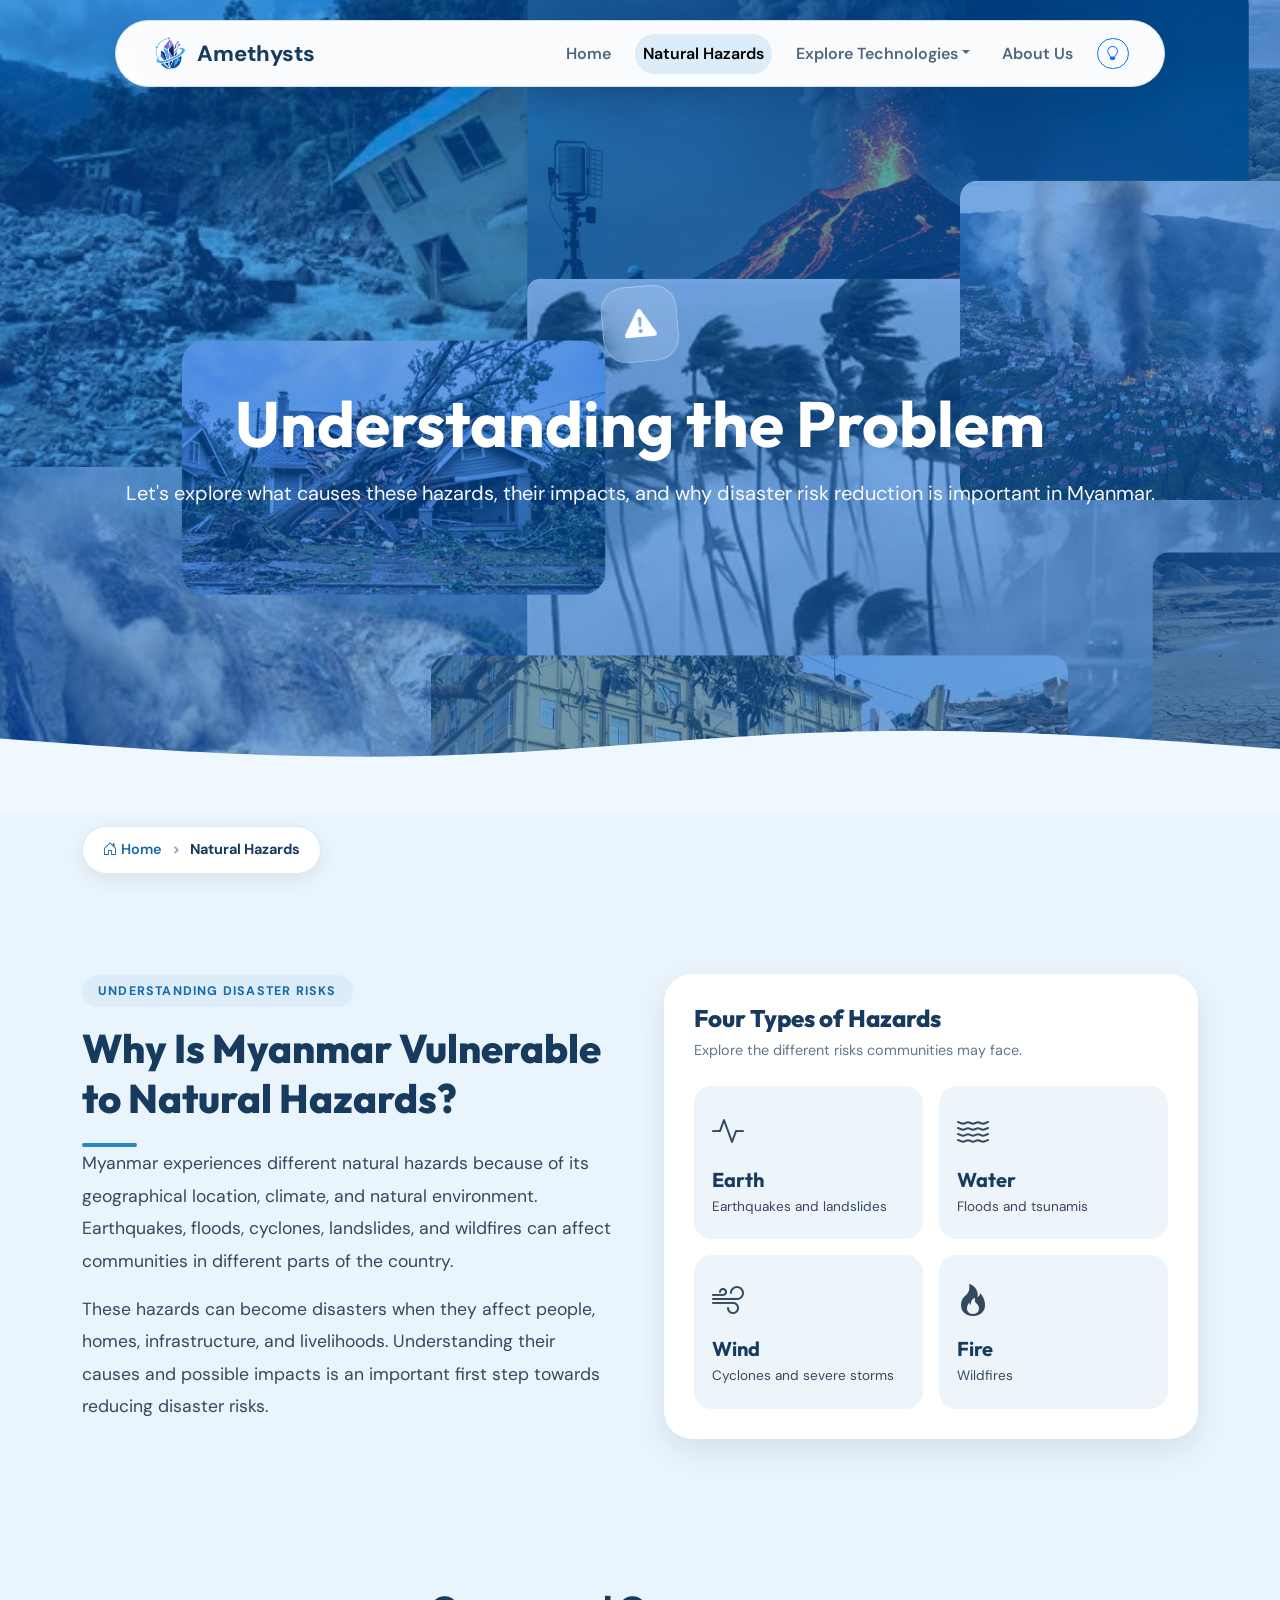
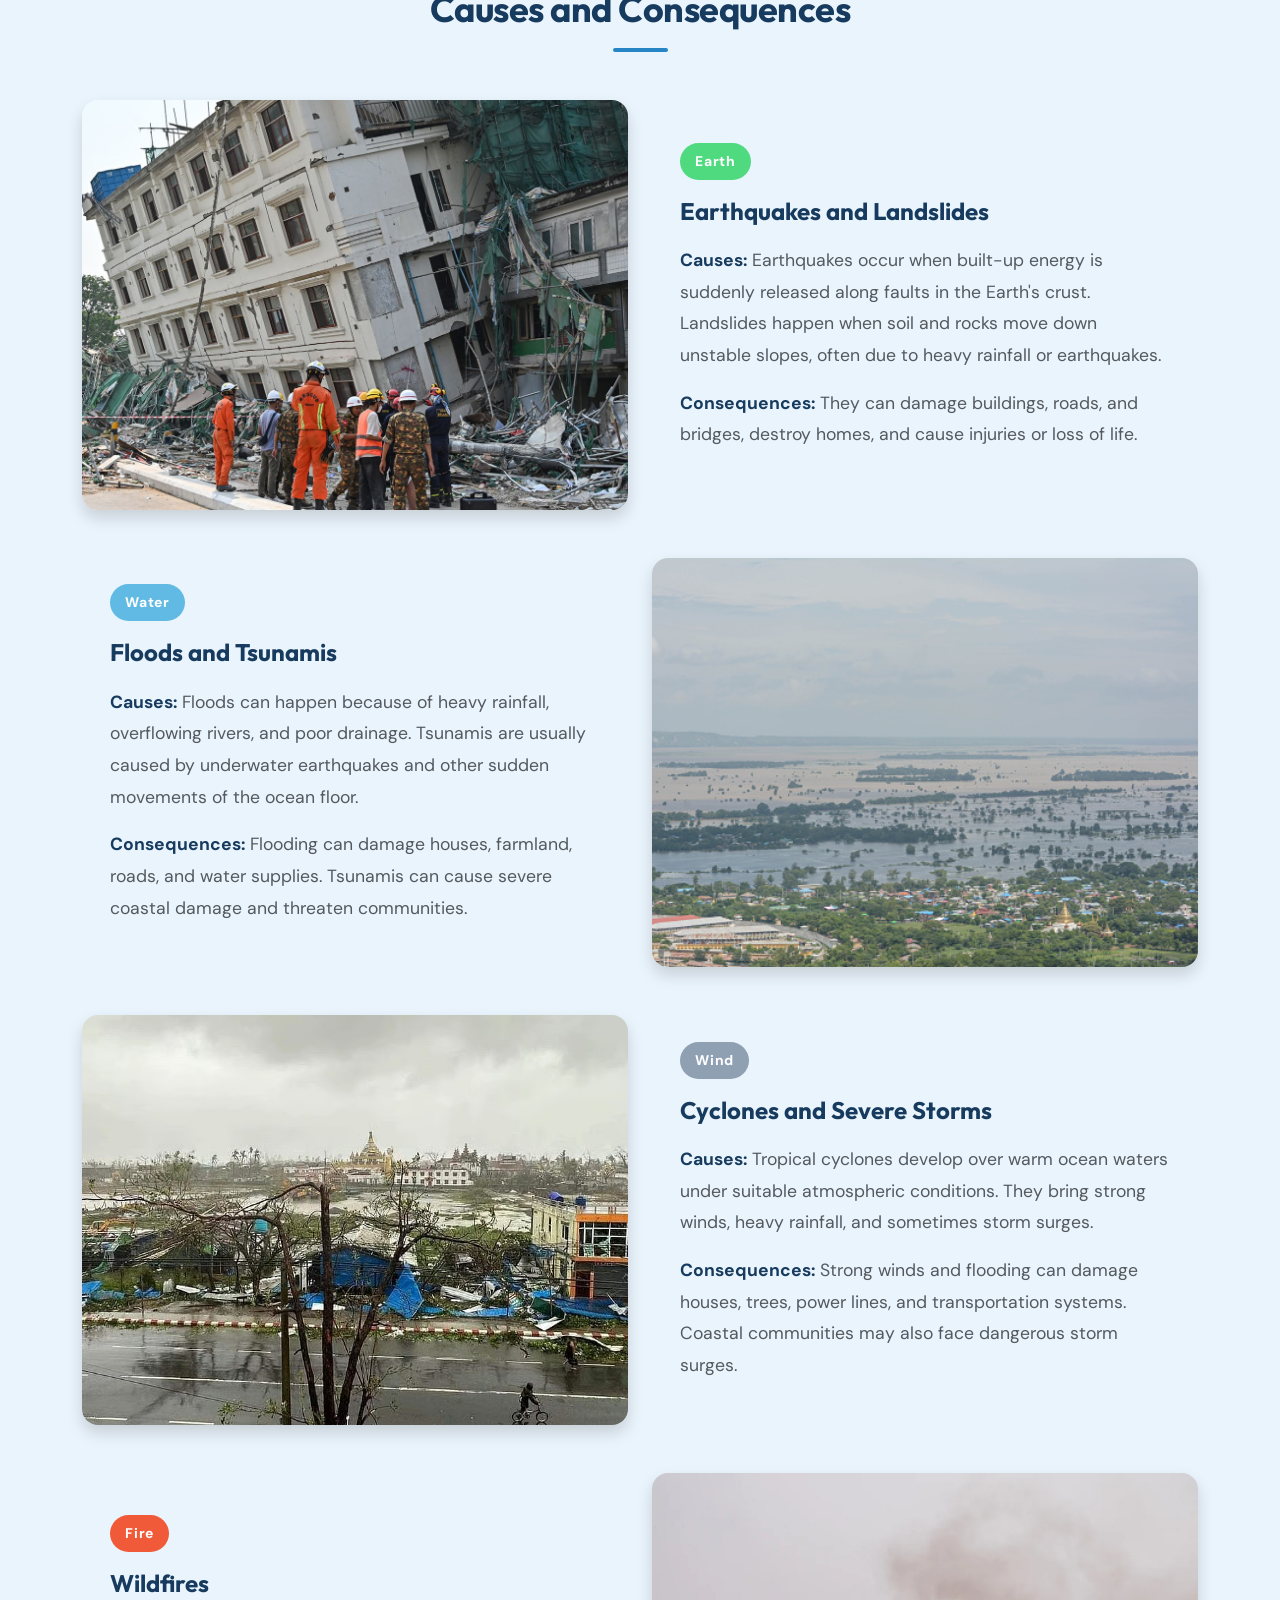
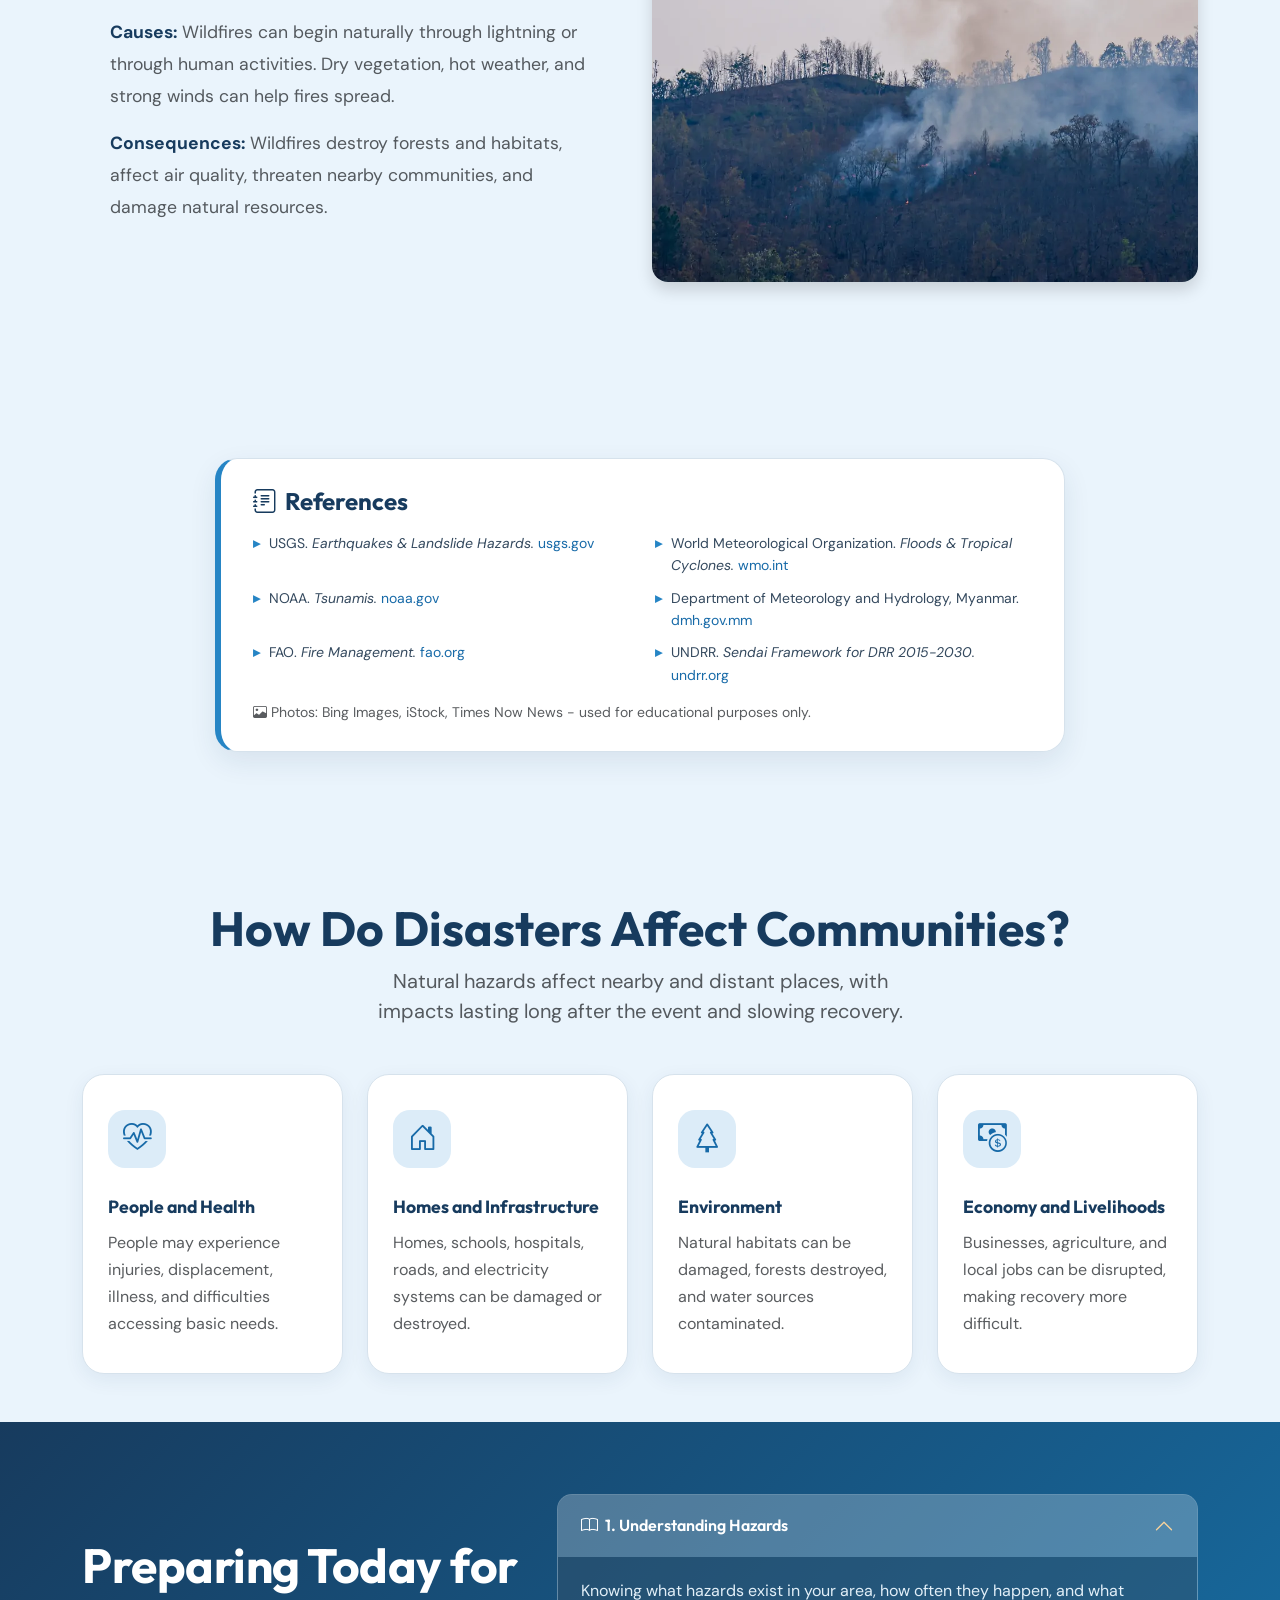
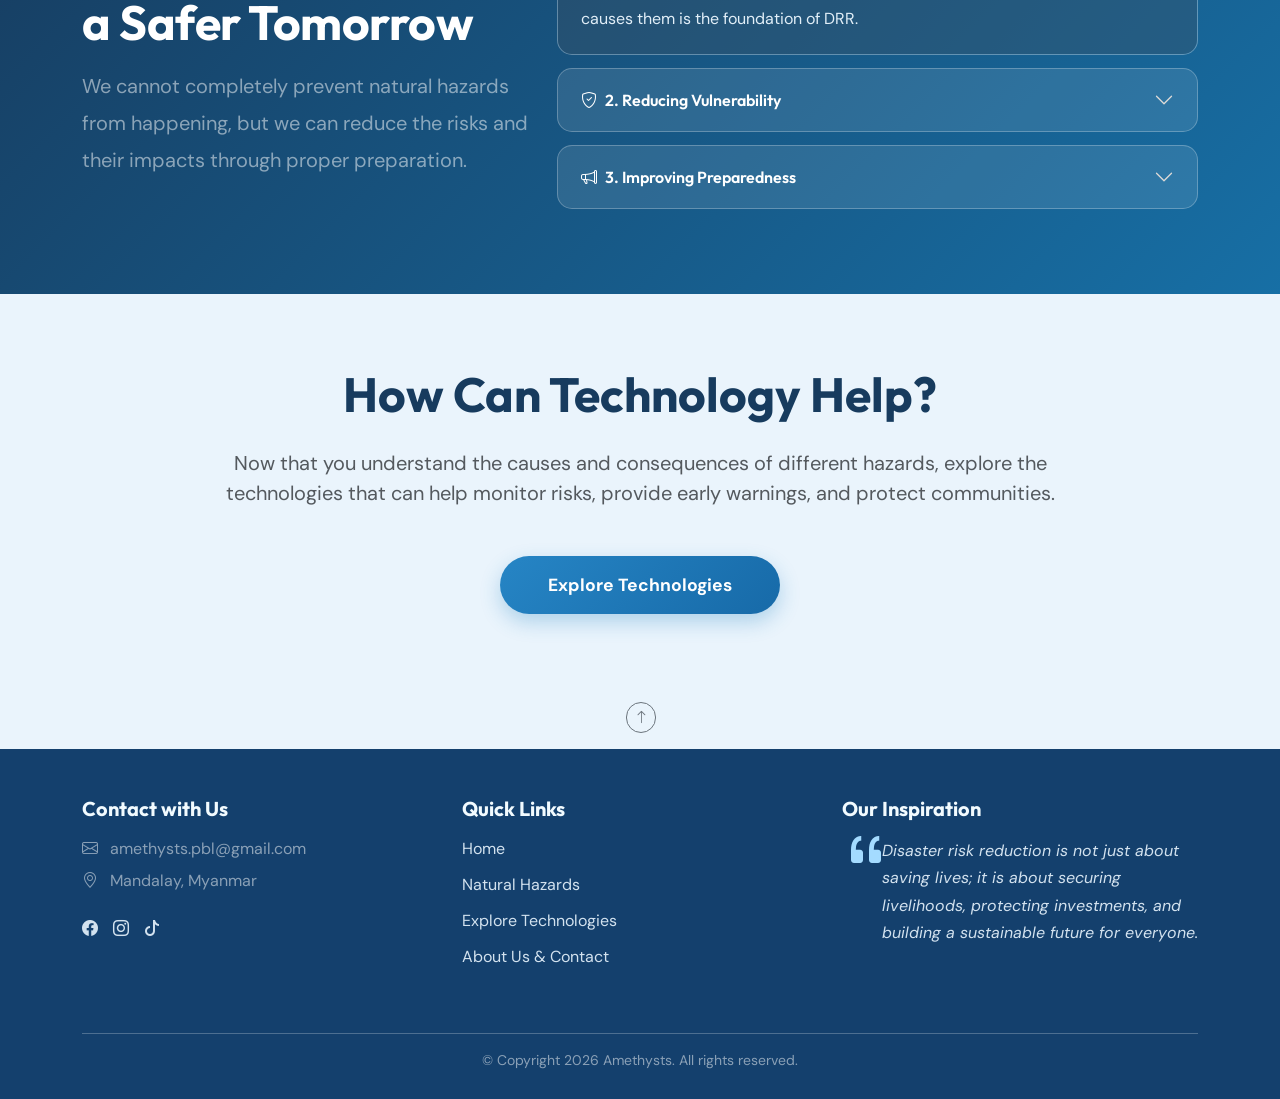
<file: pages/problem.html>
<!DOCTYPE html>
<html lang="en">
<head>
    <meta charset="UTF-8">
    <meta name="viewport" content="width=device-width, initial-scale=1.0">
    <title>Amethysts | Natural Hazards</title>
    <link rel="stylesheet" href="https://cdn.jsdelivr.net/npm/bootstrap@5.3.8/dist/css/bootstrap.min.css">
    <link rel="stylesheet" href="https://cdn.jsdelivr.net/npm/bootstrap-icons@1.13.1/font/bootstrap-icons.min.css">
    <link href="https://unpkg.com/aos@2.3.1/dist/aos.css" rel="stylesheet">
    <link href="https://fonts.googleapis.com/css2?family=DM+Sans:wght@400;500;600;700&display=swap" rel="stylesheet">
    <link rel="shortcut icon" href="../media/logo.png">
    <link rel="stylesheet" href="../style.css">
</head>
<body>

    <nav class="navbar navbar-expand-lg">
        <div class="container nav-container">
            <a class="navbar-brand fw-bold d-flex align-items-center" href="../index.html">
                <img src="../media/logo.png" alt="logo" class="nav-logo"> <span class="brand-text">Amethysts</span>
            </a>
            <button class="navbar-toggler" type="button" data-bs-toggle="collapse" data-bs-target="#navbarNav">
                <span class="navbar-toggler-icon"></span>
            </button>
            <div class="collapse navbar-collapse" id="navbarNav">
                <ul class="navbar-nav ms-auto align-items-center">
                    <li class="nav-item"><a class="nav-link" href="../index.html">Home</a></li>
                    <li class="nav-item"><a class="nav-link active" href="problem.html">Natural Hazards</a></li>
                    <li class="nav-item dropdown">
                        <a class="nav-link dropdown-toggle" href="#" data-bs-toggle="dropdown">Explore Technologies</a>
                        <ul class="dropdown-menu">
                            <li><a href="explore_earth.html" class="dropdown-item">Earth (Seismic)</a></li>
                            <li><a href="explore_water.html" class="dropdown-item">Water (Floods)</a></li>
                            <li><a href="explore_air.html" class="dropdown-item">Wind (Cyclones)</a></li>
                            <li><a href="explore_fire.html" class="dropdown-item">Fire (Wildfires)</a></li>
                        </ul>
                    </li>
                    <li class="nav-item"><a class="nav-link" href="about.html">About Us</a></li>
                    <li class="nav-item">
                        <button class="btn btn-sm btn-outline-primary rounded-pill ms-2" data-bs-toggle="offcanvas" data-bs-target="#tipsOffcanvas" title="Quick Safety Tips">
                            <i class="bi bi-lightbulb"></i>
                        </button>
                    </li>
                </ul>
            </div>
        </div>
    </nav>

    <div class="offcanvas offcanvas-end custom-offcanvas" tabindex="-1" id="tipsOffcanvas">
        <div class="offcanvas-header">
            <h5 class="offcanvas-title"><i class="bi bi-shield-check me-2"></i>Quick Safety Tips</h5>
            <button type="button" class="btn-close btn-close-white" data-bs-dismiss="offcanvas"></button>
        </div>
        <div class="offcanvas-body">
            <p class="text-muted small mb-3 fw-bold">Small habits that save lives in Myanmar.</p>
            <ul class="list-group quick-facts mb-4">
                <li class="list-group-item"><i class="bi bi-phone"></i> Save local emergency numbers in your phone.</li>
                <li class="list-group-item"><i class="bi bi-bag-check"></i> Pack a small go-bag with water, snacks, power bank.</li>
                <li class="list-group-item"><i class="bi bi-people"></i> Agree on a family meeting point.</li>
                <li class="list-group-item"><i class="bi bi-megaphone"></i> Follow official warnings only.</li>
                <li class="list-group-item"><i class="bi bi-house-heart"></i> Know your nearest shelter.</li>
            </ul>
            <a href="pages/problem.html" class="offcanvas-action-btn">Learn More About Hazards</a>
        </div>
    </div>

    <div class="problemandabout-hero">
        <div class="container text-center px-3" data-aos="zoom-in">
            <div class="problem-icon-badge mb-4">
                <i class="bi bi-exclamation-triangle-fill"></i>
            </div>
            <h1 class="fw-bold display-3 text-white mb-3">Understanding the Problem</h1>
            <p class="fs-5 text-light mx-auto">
                Let's explore what causes these hazards, their impacts, and why disaster risk reduction is important in Myanmar.
            </p>
        </div>
        <svg class="problem-wave" xmlns="http://www.w3.org/2000/svg" viewBox="0 0 1440 320" preserveAspectRatio="none">
            <path fill="#f0f8ff" fill-opacity="1" d="M0,96L80,112C160,128,320,160,480,149.3C640,139,800,85,960,74.7C1120,64,1280,96,1360,112L1440,128L1440,320L1360,320C1280,320,1120,320,960,320C800,320,640,320,480,320C320,320,160,320,80,320L0,320Z"></path>
        </svg>
    </div>

    <div class="container mt-3">
        <ul class="breadcrumb-custom">
            <li><a href="../index.html"><i class="bi bi-house-door me-1"></i>Home</a></li>
            <li class="active">Natural Hazards</li>
        </ul>
    </div>

    <section class="problem-intro">
        <div class="container">
            <div class="row align-items-center g-4 g-lg-5">
                <div class="col-12 col-lg-6" data-aos="fade-right">
                    <span class="section-label">Understanding Disaster Risks</span>
                    <h2 class="problem-intro-title">Why Is Myanmar Vulnerable to Natural Hazards?</h2>
                    <div class="title-divider"></div>
                    <p>Myanmar experiences different natural hazards because of its geographical location, climate, and natural environment. Earthquakes, floods, cyclones, landslides, and wildfires can affect communities in different parts of the country.</p>
                    <p>These hazards can become disasters when they affect people, homes, infrastructure, and livelihoods. Understanding their causes and possible impacts is an important first step towards reducing disaster risks.</p>
                </div>
                <div class="col-12 col-lg-6" data-aos="fade-left">
                    <div class="hazard-overview">
                        <div class="hazard-overview-heading">
                            <h4>Four Types of Hazards</h4>
                            <p>Explore the different risks communities may face.</p>
                        </div>
                        <div class="row g-3">
                            <div class="col-6">
                                <div class="hazard-mini-card">
                                    <i class="bi bi-activity earth-text"></i>
                                    <h5>Earth</h5>
                                    <p>Earthquakes and landslides</p>
                                </div>
                            </div>
                            <div class="col-6">
                                <div class="hazard-mini-card">
                                    <i class="bi bi-water water-text"></i>
                                    <h5>Water</h5>
                                    <p>Floods and tsunamis</p>
                                </div>
                            </div>
                            <div class="col-6">
                                <div class="hazard-mini-card">
                                    <i class="bi bi-wind wind-text"></i>
                                    <h5>Wind</h5>
                                    <p>Cyclones and severe storms</p>
                                </div>
                            </div>
                            <div class="col-6">
                                <div class="hazard-mini-card">
                                    <i class="bi bi-fire fire-text"></i>
                                    <h5>Fire</h5>
                                    <p>Wildfires</p>
                                </div>
                            </div>
                        </div>
                    </div>
                </div>
            </div>
        </div>
    </section>

    <div class="causes-section py-5">
        <div class="container">
            <div class="text-center mb-5 px-2" data-aos="fade-up">
                <h2 class="fw-bold text-dark-blue display-5">Causes and Consequences</h2>
                <div class="title-divider mx-auto"></div>
            </div>

            <div class="row align-items-center mb-5 g-3 g-lg-4">
                <div class="col-12 col-lg-6" data-aos="fade-right">
                    <img src="../media/problem_earth.jpg" alt="Earthquake" class="img-fluid rounded-4 shadow">
                </div>
                <div class="col-12 col-lg-6" data-aos="fade-left">
                    <div class="disaster-text-box">
                        <span class="disaster-number earth-bg">Earth</span>
                        <h3 class="fw-bold text-dark-blue mt-3">Earthquakes and Landslides</h3>
                        <p class="text-muted"><strong>Causes:</strong> Earthquakes occur when built-up energy is suddenly released along faults in the Earth's crust. Landslides happen when soil and rocks move down unstable slopes, often due to heavy rainfall or earthquakes.</p>
                        <p class="text-muted"><strong>Consequences:</strong> They can damage buildings, roads, and bridges, destroy homes, and cause injuries or loss of life.</p>
                    </div>
                </div>
            </div>

            <div class="row align-items-center mb-5 g-3 g-lg-4 flex-lg-row-reverse">
                <div class="col-12 col-lg-6" data-aos="fade-left">
                    <img src="../media/problem_water.jpg" alt="Flood" class="img-fluid rounded-4 shadow">
                </div>
                <div class="col-12 col-lg-6" data-aos="fade-right">
                    <div class="disaster-text-box">
                        <span class="disaster-number water-bg">Water</span>
                        <h3 class="fw-bold text-dark-blue mt-3">Floods and Tsunamis</h3>
                        <p class="text-muted"><strong>Causes:</strong> Floods can happen because of heavy rainfall, overflowing rivers, and poor drainage. Tsunamis are usually caused by underwater earthquakes and other sudden movements of the ocean floor.</p>
                        <p class="text-muted"><strong>Consequences:</strong> Flooding can damage houses, farmland, roads, and water supplies. Tsunamis can cause severe coastal damage and threaten communities.</p>
                    </div>
                </div>
            </div>

            <div class="row align-items-center mb-5 g-3 g-lg-4">
                <div class="col-12 col-lg-6" data-aos="fade-right">
                    <img src="../media/problem_wind.avif" alt="Cyclone" class="img-fluid rounded-4 shadow">
                </div>
                <div class="col-12 col-lg-6" data-aos="fade-left">
                    <div class="disaster-text-box">
                        <span class="disaster-number wind-bg">Wind</span>
                        <h3 class="fw-bold text-dark-blue mt-3">Cyclones and Severe Storms</h3>
                        <p class="text-muted"><strong>Causes:</strong> Tropical cyclones develop over warm ocean waters under suitable atmospheric conditions. They bring strong winds, heavy rainfall, and sometimes storm surges.</p>
                        <p class="text-muted"><strong>Consequences:</strong> Strong winds and flooding can damage houses, trees, power lines, and transportation systems. Coastal communities may also face dangerous storm surges.</p>
                    </div>
                </div>
            </div>

            <div class="row align-items-center mb-5 g-3 g-lg-4 flex-lg-row-reverse">
                <div class="col-12 col-lg-6" data-aos="fade-left">
                    <img src="../media/problem_fire.webp" alt="Wildfire" class="img-fluid rounded-4 shadow">
                </div>
                <div class="col-12 col-lg-6" data-aos="fade-right">
                    <div class="disaster-text-box">
                        <span class="disaster-number fire-bg">Fire</span>
                        <h3 class="fw-bold text-dark-blue mt-3">Wildfires</h3>
                        <p class="text-muted"><strong>Causes:</strong> Wildfires can begin naturally through lightning or through human activities. Dry vegetation, hot weather, and strong winds can help fires spread.</p>
                        <p class="text-muted"><strong>Consequences:</strong> Wildfires destroy forests and habitats, affect air quality, threaten nearby communities, and damage natural resources.</p>
                    </div>
                </div>
            </div>
        </div>
    </div>

    <div class="references-section">
        <div class="container px-3" data-aos="fade-up">
            <div class="references-card">
                <h4 class="fw-bold text-dark-blue mb-3"><i class="bi bi-journal-text me-2"></i>References</h4>
                <ul class="ref-list small mb-0">
                    <li>USGS. <em>Earthquakes & Landslide Hazards.</em> <a href="https://www.usgs.gov/programs/landslide-hazards" target="_blank">usgs.gov</a></li>
                    <li>World Meteorological Organization. <em>Floods & Tropical Cyclones.</em> <a href="https://wmo.int/" target="_blank">wmo.int</a></li>
                    <li>NOAA. <em>Tsunamis.</em> <a href="https://www.noaa.gov/education/resource-collections/ocean-coasts/tsunamis" target="_blank">noaa.gov</a></li>
                    <li>Department of Meteorology and Hydrology, Myanmar. <a href="https://www.dmh.gov.mm/" target="_blank">dmh.gov.mm</a></li>
                    <li>FAO. <em>Fire Management.</em> <a href="https://www.fao.org/forestry" target="_blank">fao.org</a></li>
                    <li>UNDRR. <em>Sendai Framework for DRR 2015-2030.</em> <a href="https://www.undrr.org/publication/sendai-framework-disaster-risk-reduction-2015-2030" target="_blank">undrr.org</a></li>
                </ul>
                <p class="text-muted small mb-0 mt-3"><i class="bi bi-image me-1"></i>Photos: Bing Images, iStock, Times Now News - used for educational purposes only.</p>
            </div>
        </div>
    </div>

    <div class="container py-4 py-lg-5">
        <div class="text-center mb-5 px-2" data-aos="fade-up">
            <h2 class="fw-bold text-dark-blue display-5">How Do Disasters Affect Communities?</h2>
            <!-- Changed max-w-700 to max-w-900 here -->
            <p class="fs-5 text-muted mx-auto max-w-900">Natural hazards affect nearby and distant places, with impacts lasting long after the event and slowing recovery.</p>
        </div>

        <div class="row g-3 g-md-4 text-center">
            <div class="col-12 col-sm-6 col-lg-3" data-aos="fade-up" data-aos-delay="100">
                <div class="impact-card h-100">
                    <i class="bi bi-heart-pulse"></i>
                    <h5 class="fw-bold text-dark-blue mt-3">People and Health</h5>
                    <p class="text-muted small mb-0">People may experience injuries, displacement, illness, and difficulties accessing basic needs.</p>
                </div>
            </div>
            <div class="col-12 col-sm-6 col-lg-3" data-aos="fade-up" data-aos-delay="200">
                <div class="impact-card h-100">
                    <i class="bi bi-house-door"></i>
                    <h5 class="fw-bold text-dark-blue mt-3">Homes and Infrastructure</h5>
                    <p class="text-muted small mb-0">Homes, schools, hospitals, roads, and electricity systems can be damaged or destroyed.</p>
                </div>
            </div>
            <div class="col-12 col-sm-6 col-lg-3" data-aos="fade-up" data-aos-delay="300">
                <div class="impact-card h-100">
                    <i class="bi bi-tree"></i>
                    <h5 class="fw-bold text-dark-blue mt-3">Environment</h5>
                    <p class="text-muted small mb-0">Natural habitats can be damaged, forests destroyed, and water sources contaminated.</p>
                </div>
            </div>
            <div class="col-12 col-sm-6 col-lg-3" data-aos="fade-up" data-aos-delay="400">
                <div class="impact-card h-100">
                    <i class="bi bi-cash-coin"></i>
                    <h5 class="fw-bold text-dark-blue mt-3">Economy and Livelihoods</h5>
                    <p class="text-muted small mb-0">Businesses, agriculture, and local jobs can be disrupted, making recovery more difficult.</p>
                </div>
            </div>
        </div>
    </div>

    <div class="drr-section py-5">
        <div class="container py-3 py-lg-4">
            <div class="row align-items-center g-4">
                <div class="col-12 col-lg-5 mb-4 mb-lg-0" data-aos="fade-right">
                    <h2 class="fw-bold text-white display-5 mb-3">Preparing Today for a Safer Tomorrow</h2>
                    <p class="text-white-50 fs-5 mb-0">We cannot completely prevent natural hazards from happening, but we can reduce the risks and their impacts through proper preparation.</p>
                </div>
                <div class="col-12 col-lg-7" data-aos="fade-left">
                    <div class="accordion custom-accordion-dark" id="drrAccordion">
                        <div class="accordion-item">
                            <h2 class="accordion-header">
                                <button class="accordion-button" type="button" data-bs-toggle="collapse" data-bs-target="#drr1">
                                    <i class="bi bi-book me-2"></i> 1. Understanding Hazards
                                </button>
                            </h2>
                            <div id="drr1" class="accordion-collapse collapse show" data-bs-parent="#drrAccordion">
                                <div class="accordion-body">Knowing what hazards exist in your area, how often they happen, and what causes them is the foundation of DRR.</div>
                            </div>
                        </div>
                        <div class="accordion-item">
                            <h2 class="accordion-header">
                                <button class="accordion-button collapsed" type="button" data-bs-toggle="collapse" data-bs-target="#drr2">
                                    <i class="bi bi-shield-check me-2"></i> 2. Reducing Vulnerability
                                </button>
                            </h2>
                            <div id="drr2" class="accordion-collapse collapse" data-bs-parent="#drrAccordion">
                                <div class="accordion-body">This involves building stronger homes, avoiding building in high-risk areas, and ensuring communities have the resources to protect themselves.</div>
                            </div>
                        </div>
                        <div class="accordion-item">
                            <h2 class="accordion-header">
                                <button class="accordion-button collapsed" type="button" data-bs-toggle="collapse" data-bs-target="#drr3">
                                    <i class="bi bi-megaphone me-2"></i> 3. Improving Preparedness
                                </button>
                            </h2>
                            <div id="drr3" class="accordion-collapse collapse" data-bs-parent="#drrAccordion">
                                <div class="accordion-body">Creating evacuation plans, stocking emergency kits, and practicing drills so that people know exactly what to do when a disaster strikes.</div>
                            </div>
                        </div>
                    </div>
                </div>
            </div>
        </div>
    </div>

    <div class="container py-4 py-lg-5 my-3 my-lg-4 text-center px-3" data-aos="zoom-in">
        <h2 class="fw-bold text-dark-blue display-5 mb-4">How Can Technology Help?</h2>
        <!-- Changed max-w-700 to max-w-900 here -->
        <p class="fs-5 text-muted mx-auto max-w-900 mb-5">Now that you understand the causes and consequences of different hazards, explore the technologies that can help monitor risks, provide early warnings, and protect communities.</p>
        <a href="explore_earth.html" class="btn custom-btn btn-lg rounded-pill px-5 py-3">Explore Technologies</a>
    </div>

    <div class="container flex w-100" id="topbtn">
         <div class="text-center py-3 justify-content-center">
            <a href="" class="btn btn-sm btn-outline-secondary rounded-pill">
                <i class="bi bi-arrow-up"></i>
            </a>
        </div> 
    </div>

    <footer class="footer pt-5 pb-4">
        <div class="container">
            <div class="row">
                <div class="col-12 col-md-4 mb-4">
                    <h5 class="fw-bold mb-3">Contact with Us</h5>
                    <p class="mb-2 text-white-50"><i class="bi bi-envelope me-2"></i> amethysts.pbl@gmail.com</p>
                    <p class="mb-4 text-white-50"><i class="bi bi-geo-alt me-2"></i> Mandalay, Myanmar</p>
                    <div class="d-flex social-icons">
                        <a href="https://www.facebook.com"><i class="bi bi-facebook"></i></a>
                        <a href="https://www.instagram.com"><i class="bi bi-instagram"></i></a>
                        <a href="https://www.tiktok.com"><i class="bi bi-tiktok"></i></a>
                    </div>
                </div>
                <div class="col-12 col-md-4 mb-4">
                    <h5 class="fw-bold mb-3">Quick Links</h5>
                    <ul class="list-unstyled footer-links">
                        <li><a href="../index.html">Home</a></li>
                        <li><a href="problem.html">Natural Hazards</a></li>
                        <li><a href="explore_earth.html">Explore Technologies</a></li>
                        <li><a href="about.html">About Us & Contact</a></li>
                    </ul>
                </div>
                <div class="col-12 col-md-4 mb-4">
                    <h5 class="fw-bold mb-3">Our Inspiration</h5>
                    <div class="footer-quote">
                        <i class="bi bi-quote quote-icon"></i>
                        <p class="mb-0">Disaster risk reduction is not just about saving lives; it is about securing livelihoods, protecting investments, and building a sustainable future for everyone.</p>
                    </div>
                </div>
            </div>
            <hr class="mt-4 mb-3 border-light opacity-25">
            <div class="text-center small text-white-50">
                <p class="mb-1">&copy; Copyright 2026 Amethysts. All rights reserved.</p>
            </div>
        </div>
    </footer>

    <script src="https://cdn.jsdelivr.net/npm/bootstrap@5.3.8/dist/js/bootstrap.bundle.min.js"></script>
    <script src="https://unpkg.com/aos@2.3.1/dist/aos.js"></script>
    <script>AOS.init({ once: true });</script>
</body>
</html>
</file>
<file: style.css>
@import url('https://fonts.googleapis.com/css2?family=Outfit:wght@400;500;600;700;800&family=DM+Sans:wght@400;500;600;700&display=swap');

:root {
    --navy: #173B5E;
    --dark: #20364D;
    --blue: #2685C5;
    --blue-dark: #176AA8;
    --blue-light: #DCECF8;
    --page-bg: #EAF4FC;
    --white: #FFFFFF;
    --text: #34495E;
    --muted: #64778A;
    --earth: #4fda80;
    --earth-light: #D8F0E5;
    --water: #61bae3;
    --water-light: #D9EFFB;
    --wind: #8fa0b3;
    --wind-light: #E5E9ED;
    --fire: #F05A38;
    --fire-light: #FCE2D9;
}

body {
    font-family: 'DM Sans', sans-serif;
    background-color: var(--page-bg);
    color: var(--text);
    margin: 0;
    padding: 0;
    overflow-x: hidden;
}

h1, h2, h3, h4, h5, h6 {
    font-family: 'Outfit', sans-serif;
    color: var(--navy);
    text-wrap: balance;
}

.text-muted.mx-auto, 
.hero-box p, 
.feature-content p,
.lead {
    text-wrap: balance;
}

.text-dark-blue {
    color: var(--navy);
}

.text-muted-custom {
    color: var(--muted);
}

.max-w-700 {
    max-width: 700px;
}

.max-w-800 {
    max-width: 800px;
}

.max-w-900 {
    max-width: 900px;
}

.lh-lg {
    line-height: 1.85;
}

/* ... (rest of the CSS remains completely unchanged) ... */

.navbar {
    position: fixed;
    top: 0;
    left: 50%;
    transform: translateX(-50%);
    width: 100%;
    z-index: 1000;
    display: flex;
    justify-content: center;
    padding: 20px 15px 10px;
}

.nav-container {
    background-color: rgba(255, 255, 255, 0.98);
    backdrop-filter: blur(12px);
    border-radius: 50px;
    padding: 10px 35px;
    box-shadow: 0 8px 25px rgba(23, 59, 94, 0.13);
    border: 1px solid #D1E2EF;
    width: 100%;
    max-width: 1050px;
}

.navbar-brand {
    text-decoration: none;
}

.brand-text {
    color: var(--navy);
    font-size: 22px;
    font-weight: 800;
    margin: 0;
    line-height: 1;
}

.nav-logo {
    height: 35px;
    width: auto;
    margin-right: 10px;
}

.nav-link {
    color: #52677B;
    font-weight: 600;
    font-size: 16px;
    margin: 0 8px;
    transition: 0.3s ease;
}

.nav-link:hover {
    color: var(--blue);
}

.nav-link.active {
    background-color: var(--blue-light);
    color: var(--blue-dark);
    border-radius: 25px;
    padding: 8px 24px;
}

.custom-btn {
    background: linear-gradient(135deg, #2685C5, #176AA8);
    color: white;
    font-weight: 700;
    font-size: 1.1rem;
    padding: 18px 20px;
    border-radius: 50px;
    transition: all 0.3s ease;
    text-decoration: none;
    flex: 1;
    box-shadow: 0 8px 20px rgba(38, 133, 197, 0.3);
    border: none;
}

.custom-btn:hover {
    transform: translateY(-5px);
    box-shadow: 0 12px 28px rgba(38, 133, 197, 0.4);
    color: white;
}

.section-label {
    display: inline-block;
    color: var(--blue-dark);
    background: #DCECF8;
    padding: 7px 16px;
    border-radius: 50px;
    font-size: 0.78rem;
    font-weight: 700;
    letter-spacing: 1.2px;
    text-transform: uppercase;
    margin-bottom: 16px;
}

.title-divider {
    width: 55px;
    height: 4px;
    background: var(--blue);
    border-radius: 10px;
    margin-top: 18px;
}

.footer {
    background-color: #14406d;
    color: white;
}

.footer h5 {
    color: #f2fbff;
    font-weight: 700;
}

.footer a {
    color: #D3E2EF;
    text-decoration: none;
    transition: color 0.3s ease;
}

.footer a:hover {
    color: rgb(118, 163, 215);
}

.footer-links li {
    margin-bottom: 12px;
}

.footer-quote {
    position: relative;
    padding-left: 40px;
}

.quote-icon {
    position: absolute;
    left: 0;
    top: -10px;
    font-size: 3rem;
    color: #a4dbff;
    line-height: 1;
}

.footer-quote p {
    font-style: italic;
    line-height: 1.7;
    color: #D3E2EF;
}

.footer hr {
    border-color: rgba(255, 255, 255, 0.25);
}

.social-icons a {
    margin-right: 15px;
}

.social-icons a:last-child {
    margin-right: 0;
}

.modal-header h5.modal-title,
.modal-header .modal-title,
.modal-header h1,
.modal-header h2,
.modal-header h3,
.modal-header h4 {
    color: #ffffff !important;
}

.modal-header {
    border-bottom: 1px solid rgba(255, 255, 255, 0.15) !important;
}

.breadcrumb-custom {
    background: #fff;
    padding: 12px 20px;
    border-radius: 50px;
    display: inline-flex;
    flex-wrap: wrap;
    list-style: none;
    margin: 0;
    box-shadow: 0 6px 18px rgba(23, 59, 94, 0.08);
    border: 1px solid #DCE9F4;
    font-size: 0.9rem;
}

.breadcrumb-custom li {
    color: var(--muted);
}

.breadcrumb-custom li + li::before {
    content: ">";
    margin: 0 10px;
    color: #8FA8BE;
    font-weight: 700;
}

.breadcrumb-custom a {
    color: var(--blue-dark);
    text-decoration: none;
    font-weight: 600;
}

.breadcrumb-custom a:hover {
    color: var(--navy);
}

.breadcrumb-custom li.active {
    color: var(--navy);
    font-weight: 700;
}

.offcanvas.custom-offcanvas {
    background: #EAF4FC;
    border-left: none;
    width: 350px;
}

.offcanvas.custom-offcanvas .offcanvas-header {
    background: var(--navy);
    color: #fff;
    padding: 20px 24px;
    align-items: center;
}

.offcanvas.custom-offcanvas .offcanvas-title {
    color: #fff;
    font-weight: 800;
    margin-bottom: 0;
    font-size: 1.25rem;
    display: flex;
    align-items: center;
}

.offcanvas.custom-offcanvas .btn-close {
    padding: 0.5rem;
    margin: 0;
    background-size: 1.2em;
}

.offcanvas.custom-offcanvas .offcanvas-body {
    padding: 24px;
    display: flex;
    flex-direction: column;
}

.offcanvas-action-btn {
    background: linear-gradient(135deg, #2685C5, #176AA8);
    color: white;
    font-weight: 700;
    font-size: 1rem;
    padding: 14px 20px;
    border-radius: 50px;
    transition: all 0.3s ease;
    text-decoration: none;
    box-shadow: 0 8px 20px rgba(38, 133, 197, 0.3);
    border: none;
    text-align: center;
    display: block;
    width: 100%;
    margin-top: auto;
}

.offcanvas-action-btn:hover {
    transform: translateY(-3px);
    box-shadow: 0 12px 28px rgba(38, 133, 197, 0.4);
    color: white;
}

.quick-facts {
    border-radius: 16px;
    overflow: hidden;
    box-shadow: 0 4px 15px rgba(23, 59, 94, 0.05);
}

.quick-facts .list-group-item {
    border: none;
    border-bottom: 1px solid #E1EBF3;
    padding: 16px 20px;
    color: var(--text);
    display: flex;
    align-items: center;
    gap: 12px;
    font-weight: 600;
    font-size: 0.95rem;
    background: white;
}

.quick-facts .list-group-item:last-child {
    border-bottom: none;
}

.quick-facts .list-group-item i {
    color: var(--blue-dark);
    font-size: 1.3rem;
}

.hero-title {
    font-size: clamp(2rem, 6vw, 4.5rem);
}

.hero-section {
    background-image: url('media/earthbg.jpg');
    background-size: cover;
    background-position: center;
    min-height: 90vh;
    display: flex;
    flex-direction: column;
    justify-content: center;
    align-items: center;
    text-align: center;
    position: relative;
    padding: 150px 20px;
}

.hero-section h1 {
    color: var(--navy);
    font-weight: 800;
    letter-spacing: -1.5px;
    margin-bottom: 10px;
    text-shadow: 0 3px 15px rgba(255, 255, 255, 0.9);
}

.hero-box {
    max-width: 800px;
    color: var(--dark);
    padding: 10px 20px;
    margin-bottom: 25px;
}

.hero-box p {
    font-size: 1.25rem;
    line-height: 1.6;
    font-weight: 500;
    margin: 0;
}

.button {
    display: flex;
    gap: 20px;
    width: 300px;
    justify-content: center;
}

.wave-svg {
    position: absolute;
    bottom: -2px;
    left: 0;
    width: 100%;
    height: 100px;
    z-index: 10;
}

.scroll-down {
    position: absolute;
    bottom: 120px;
    left: 50%;
    transform: translateX(-50%);
    color: white;
    font-size: 2rem;
    animation: bounce 2s infinite;
    z-index: 20;
    text-decoration: none;
}

@keyframes bounce {
    0%, 20%, 50%, 80%, 100% {
        transform: translateY(0) translateX(-50%);
    }
    40% {
        transform: translateY(-15px) translateX(-50%);
    }
    60% {
        transform: translateY(-7px) translateX(-50%);
    }
}

.why-section {
    background-color: transparent;
    padding: 60px 20px 80px;
}

.why-section .row {
    align-items: stretch !important;
}

.why-card {
    background-color: white;
    width: 100%;
    height: 100%;
    display: flex;
    flex-direction: column;
    justify-content: center;
    padding: 50px 40px;
    border-radius: 30px;
    box-shadow: 0 15px 35px rgba(23, 59, 94, 0.1);
    position: relative;
    border-top: 6px solid var(--blue);
    transition: transform 0.3s ease;
}

.why-card:hover {
    transform: translateY(-8px);
    box-shadow: 0 20px 40px rgba(23, 59, 94, 0.15);
}

.icon-wrapper {
    background: linear-gradient(135deg, #399BD3, #176AA8);
    color: white;
    width: 70px;
    height: 70px;
    border-radius: 50%;
    display: flex;
    justify-content: center;
    align-items: center;
    font-size: 2rem;
    position: absolute;
    top: -35px;
    left: 40px;
    box-shadow: 0 8px 18px rgba(38, 133, 197, 0.3);
    border: 4px solid white;
    z-index: 10;
}

.why-title {
    color: var(--navy);
    font-weight: 800;
    font-size: 2rem;
    margin: 15px 0;
}

.why-text {
    color: var(--text);
    font-size: 1.1rem;
    line-height: 1.8;
    margin: 0;
    text-align: left;
}

.highlight-text {
    color: var(--blue-dark);
    font-weight: 700;
    background-color: var(--blue-light);
    padding: 2px 8px;
    border-radius: 6px;
}

.why-image-wrapper {
    width: 100%;
    height: 100%;
    border-radius: 30px;
    overflow: hidden;
    box-shadow: 0 15px 35px rgba(23, 59, 94, 0.15);
    position: relative;
}

.why-image {
    position: absolute;
    top: 0;
    left: 0;
    width: 100%;
    height: 100%;
    object-fit: cover;
    object-position: center 30%;
    transition: transform 0.5s ease;
}

.why-image-wrapper:hover .why-image {
    transform: scale(1.05);
}

.elements-section {
    background-color: transparent;
    padding: 60px 0;
}

.element-card {
    display: block;
    position: relative;
    border-radius: 30px;
    overflow: hidden;
    height: 380px;
    box-shadow: 0 12px 30px rgba(23, 59, 94, 0.16);
    text-decoration: none;
    transition: transform 0.4s ease, box-shadow 0.4s ease;
}

.element-card:hover {
    transform: translateY(-12px);
    box-shadow: 0 20px 40px rgba(23, 59, 94, 0.23);
}

.element-card img {
    width: 100%;
    height: 100%;
    object-fit: cover;
    transition: transform 0.6s ease;
}

.element-card:hover img {
    transform: scale(1.1);
}

.element-overlay {
    position: absolute;
    bottom: 0;
    left: 0;
    width: 100%;
    height: 100%;
    background: linear-gradient(to top, rgba(18, 39, 59, 0.96), rgba(18, 39, 59, 0.42) 55%, transparent);
    display: flex;
    flex-direction: column;
    justify-content: flex-end;
    padding: 30px 25px;
    color: white;
    text-align: left;
}

.element-icon {
    font-size: 2.8rem;
    margin-bottom: 10px;
    color: white;
}

.element-overlay h3 {
    color: white;
    font-size: 2rem;
    font-weight: 800;
    margin-bottom: 5px;
    letter-spacing: -0.5px;
}

.element-overlay p {
    font-size: 0.95rem;
    color: #E5EDF4;
    margin-bottom: 15px;
    font-weight: 500;
}

.btn-explore {
    font-size: 1rem;
    font-weight: 700;
    color: #65C1F0;
    display: flex;
    align-items: center;
    gap: 8px;
    transition: gap 0.3s ease;
}

.element-card:hover .btn-explore {
    gap: 15px;
    color: white;
}

.step-card {
    transition: transform 0.3s ease, box-shadow 0.3s ease;
    border: 2px solid #D1E2EF;
    background-color: white;
}

.step-card:hover {
    transform: translateY(-8px);
    border-color: var(--blue);
    box-shadow: 0 15px 30px rgba(38, 133, 197, 0.15);
}

.step-number {
    width: 60px;
    height: 60px;
    background: linear-gradient(135deg, #2685C5, #176AA8);
    color: white;
    border-radius: 50%;
    display: flex;
    justify-content: center;
    align-items: center;
    font-size: 1.8rem;
    font-weight: 800;
    margin: 0 auto;
    box-shadow: 0 7px 15px rgba(38, 133, 197, 0.3);
}

.sdg-section {
    background-image: url('media/bg.jpg');
    background-size: cover;
    background-position: center;
    position: relative;
}

.sdg-wave {
    display: block;
    position: absolute;
    top: 0;
    left: 0;
    width: 100%;
    height: 80px;
    z-index: 1;
}

.sdg-content {
    position: relative;
    z-index: 2;
    padding: 100px 0 60px;
}

.sdg-card {
    margin-bottom: 25px;
    transition: transform 0.3s ease, box-shadow 0.3s ease;
    border-radius: 25px;
    border-left: 8px solid var(--blue);
}

.sdg-card:hover {
    transform: translateY(-5px) scale(1.01);
    box-shadow: 0 15px 35px rgba(23, 59, 94, 0.2);
}

.sdg-image {
    width: 110px;
    height: 110px;
    object-fit: cover;
    border-radius: 15px;
    box-shadow: 0 4px 15px rgba(0, 0, 0, 0.15);
}

.sdg-bar {
    width: 100%;
    max-width: 400px;
    height: 12px;
    background: linear-gradient(90deg, #2685C5, #687FD0);
    border-radius: 10px;
    margin-top: 10px;
}

.quiz-section {
    background-color: transparent;
    padding-bottom: 100px;
}

.quiz-card {
    background-color: white;
    max-width: 650px;
    width: 100%;
    min-height: 400px;
    border-radius: 35px;
    box-shadow: 0 15px 40px rgba(23, 59, 94, 0.12);
    border-top: 8px solid var(--blue);
    padding: 50px;
    display: flex;
    flex-direction: column;
    justify-content: center;
}

.quiz-option-btn {
    background-color: #F0F5F9;
    border: 2px solid #D6E1EA;
    color: var(--navy);
    font-weight: 600;
    padding: 15px;
    border-radius: 15px;
    transition: all 0.2s ease;
    min-height: 60px;
    display: flex;
    align-items: center;
    justify-content: center;
}

.quiz-option-btn:hover {
    background-color: var(--blue-light);
    border-color: var(--blue);
    color: var(--blue-dark);
}

.quiz-icon-wrapper {
    width: 80px;
    height: 80px;
    border-radius: 50%;
    display: flex;
    justify-content: center;
    align-items: center;
    font-size: 2.5rem;
    margin: 0 auto;
    color: white;
    box-shadow: 0 8px 18px rgba(0, 0, 0, 0.15);
    flex-shrink: 0;
}

.earth-color {
    background: linear-gradient(135deg, #36d260, #25b44b);
}

.water-color {
    background: linear-gradient(135deg, #38ace3, #126FA9);
}

.wind-color {
    background: linear-gradient(135deg, #8493A2, #596B7C);
}

.fire-color {
    background: linear-gradient(135deg, #F47743, #DC452C);
}

.custom-quiz-btn {
    background-color: var(--blue-light);
    color: var(--blue-dark);
    font-weight: 700;
    padding: 15px 40px;
    border-radius: 50px;
    transition: all 0.3s ease;
    border: none;
}

#topbtn{
    margin-left: 48%;
}

.custom-quiz-btn:hover {
    background: linear-gradient(135deg, #2685C5, #176AA8);
    color: white;
    transform: translateY(-3px);
    box-shadow: 0 8px 18px rgba(38, 133, 197, 0.3);
}

.custom-carousel-btn {
    width: 60px;
    height: 60px;
    background-color: white;
    border-radius: 50%;
    top: 50%;
    transform: translateY(-50%);
    opacity: 1;
    box-shadow: 0 5px 15px rgba(23, 59, 94, 0.15);
    transition: all 0.3s ease;
}

.custom-carousel-btn:hover {
    background-color: var(--blue);
}

.custom-carousel-btn i {
    font-size: 1.8rem;
    color: var(--blue);
    transition: color 0.3s ease;
}

.custom-carousel-btn:hover i {
    color: white;
}

.carousel-control-prev.custom-carousel-btn {
    left: 10%;
}

.carousel-control-next.custom-carousel-btn {
    right: 10%;
}

.carousel-indicators {
    bottom: -60px;
}

.carousel-indicators button {
    background-color: var(--blue);
    width: 12px;
    height: 12px;
    border-radius: 50%;
    opacity: 0.4;
}

.carousel-indicators .active {
    opacity: 1;
    width: 35px;
    border-radius: 10px;
}

.btn-outline-secondary {
    display: flex;
    justify-content: center;
    align-items: center;
    width: 30px;
}

.problemandabout-hero {
    background: url(media/problembg.png);
    min-height: 90vh;
    display: flex;
    flex-direction: column;
    justify-content: center;
    align-items: center;
    text-align: center;
    position: relative;
    padding: 150px 20px;
}

.problemandabout-hero h1 {
    color: #fff;
}

.problemandabout-hero p {
    color: #E2EFF8;
}

.problem-icon-badge {
    width: 76px;
    height: 76px;
    margin: 0 auto 28px;
    display: flex;
    align-items: center;
    justify-content: center;
    border-radius: 24px;
    background: rgba(255, 255, 255, 0.15);
    border: 1px solid rgba(255, 255, 255, 0.3);
    color: #fcfeff;
    font-size: 2rem;
    backdrop-filter: blur(12px);
    transform: rotate(-5deg);
}

.problem-wave {
    position: absolute;
    bottom: -2px;
    left: 0;
    width: 100%;
    height: 105px;
    z-index: 1;
}

.problem-intro {
    background-color: transparent;
    padding: 100px 0;
}

.problem-intro-title {
    color: var(--navy);
    font-size: 2.5rem;
    font-weight: 800;
    line-height: 1.25;
    margin-bottom: 20px;
}

.problem-intro p {
    color: var(--text);
    line-height: 1.85;
    font-size: 1.1rem;
    margin-bottom: 15px;
}

.hazard-overview {
    background-color: white;
    border-radius: 28px;
    padding: 30px;
    box-shadow: 0 12px 30px rgba(23, 59, 94, 0.1);
}

.hazard-overview-heading h4 {
    color: var(--navy);
    font-weight: 800;
    margin-bottom: 5px;
}

.hazard-overview-heading p {
    color: var(--muted);
    font-size: 0.9rem;
    margin-bottom: 22px;
}

.hazard-mini-card {
    background-color: #EDF5FB;
    border-radius: 18px;
    padding: 22px 18px;
    height: 100%;
    transition: 0.3s ease;
}

.hazard-mini-card:hover {
    background-color: #DCECF8;
    transform: translateY(-5px);
}

.hazard-mini-card i {
    font-size: 2rem;
    margin-bottom: 12px;
    display: block;
}

.hazard-mini-card h5 {
    color: var(--navy);
    font-weight: 700;
    margin-bottom: 5px;
}

.hazard-mini-card p {
    color: var(--text);
    font-size: 0.85rem;
    margin: 0;
    line-height: 1.5;
}

.causes-section {
    background: transparent;
    padding: 90px 0;
}

.causes-section h2,
.impact-section h2 {
    color: var(--navy);
    letter-spacing: -0.5px;
    font-size: 36px;
    font-weight: 800;
}

.causes-section .row img {
    width: 100%;
    aspect-ratio: 4 / 3;
    height: auto;
    object-fit: cover;
    object-position: center;
    border-radius: 24px;
    display: block;
}

.disaster-text-box {
    padding: 25px 28px;
}

.disaster-number {
    display: inline-flex;
    align-items: center;
    padding: 8px 15px;
    border-radius: 50px;
    font-size: 14px;
    font-weight: 700;
    letter-spacing: 0.8px;
}

.earth-bg {
    background-color: var(--earth);
    color: white;
}

.water-bg {
    background-color: var(--water);
    color: white;
}

.wind-bg {
    background-color: var(--wind);
    color: white;
}

.fire-bg {
    background-color: var(--fire);
    color: white;
}

.disaster-text-box h3 {
    color: var(--navy);
    font-size: 24px;
    font-weight: 800;
    line-height: 1.3;
    margin-bottom: 18px;
}

.disaster-text-box p {
    color: var(--text);
    line-height: 1.8;
    font-size: 1.1rem;
}

.disaster-text-box strong {
    color: var(--navy);
}

.impact-section {
    background: transparent;
    padding: 90px 0;
}

.impact-card {
    height: 100%;
    background: white;
    border: 1px solid #D6E2EC;
    border-radius: 22px;
    padding: 35px 25px;
    text-align: left;
    box-shadow: 0 6px 20px rgba(23, 59, 94, 0.07);
    transition: all 0.3s ease;
}

.impact-card:hover {
    transform: translateY(-7px);
    box-shadow: 0 12px 30px rgba(23, 59, 94, 0.13);
    border-color: var(--blue);
}

.impact-card i {
    display: inline-flex;
    width: 58px;
    height: 58px;
    align-items: center;
    justify-content: center;
    background: var(--blue-light);
    color: var(--blue-dark);
    border-radius: 17px;
    font-size: 1.8rem;
    margin-bottom: 12px;
}

.impact-card h5 {
    color: var(--navy);
    font-size: 1.1rem;
    font-weight: 700;
    margin-bottom: 12px;
}

.impact-card p {
    color: var(--text);
    font-size: 1rem;
    line-height: 1.7;
}

.drr-section {
    background: linear-gradient(135deg, #173B5E, #176FA5);
    padding: 95px 0;
}

.drr-section h2 {
    color: white;
    letter-spacing: -0.5px;
    line-height: 1.2;
}

.drr-section p {
    color: #E2EFF8;
    line-height: 1.85;
}

.custom-accordion-dark .accordion-item {
    background: rgba(255, 255, 255, 0.1);
    border: 1px solid rgba(255, 255, 255, 0.25);
    border-radius: 15px;
    overflow: hidden;
    margin-bottom: 13px;
}

.custom-accordion-dark .accordion-button {
    background: transparent;
    color: white;
    padding: 21px 23px;
    font-weight: 600;
    box-shadow: none;
}

.custom-accordion-dark .accordion-button:not(.collapsed) {
    background: rgba(255, 255, 255, 0.16);
    color: white;
}

.custom-accordion-dark .accordion-button::after {
    filter: invert(1);
}

.custom-accordion-dark .accordion-body {
    background: rgba(15, 40, 65, 0.3);
    color: #E2EFF8;
    line-height: 1.8;
    padding: 20px 23px;
}

.problem-cta {
    background: transparent;
    padding: 90px 20px;
}

.problem-cta h2 {
    color: var(--navy);
    letter-spacing: -0.5px;
}

.problem-cta p {
    color: var(--text);
    line-height: 1.8;
}

.problem-cta .custom-btn {
    background: linear-gradient(135deg, #2685C5, #176AA8);
    color: white;
    border: none;
    transition: all 0.3s ease;
}

.problem-cta .custom-btn:hover {
    transform: translateY(-3px);
    box-shadow: 0 10px 22px rgba(38, 133, 197, 0.3);
}

.references-section {
    padding: 80px 0 100px;
    background: transparent;
}

.references-card {
    background: white;
    border: 1px solid #D6E2EC;
    border-left: 6px solid var(--blue);
    border-radius: 22px;
    padding: 28px 32px;
    box-shadow: 0 10px 28px rgba(23, 59, 94, 0.09);
    max-width: 850px;
    margin: 0 auto;
}

.ref-list {
    list-style: none;
    padding: 0;
    display: grid;
    grid-template-columns: repeat(auto-fit, minmax(260px, 1fr));
    gap: 10px 25px;
}

.ref-list li {
    color: var(--text);
    line-height: 1.6;
    padding-left: 16px;
    position: relative;
}

.ref-list li::before {
    content: "▸";
    position: absolute;
    left: 0;
    color: var(--blue);
    font-weight: 700;
}

.ref-list a {
    color: var(--blue-dark);
    text-decoration: none;
}

.ref-list a:hover {
    text-decoration: underline;
}

.team-section {
    background-color: transparent;
}

.team-card {
    transition: transform 0.4s ease, box-shadow 0.4s ease;
    border: 2px solid #D1E2EF;
    border-radius: 30px;
    display: flex;
    flex-direction: column;
    height: 100%;
}

.team-card:hover {
    transform: translateY(-10px);
    border-color: var(--blue);
    box-shadow: 0 15px 35px rgba(23, 59, 94, 0.14);
}

.team-img {
    width: 140px;
    height: 140px;
    object-fit: cover;
    border-radius: 50%;
    border: 5px solid #399BD3;
    box-shadow: 0 8px 18px rgba(23, 59, 94, 0.13);
    margin: 0 auto;
}

.name-area {
    min-height: 80px;
    display: flex;
    flex-direction: column;
    justify-content: flex-start;
}

.content-bottom {
    margin-top: auto;
    display: flex;
    flex-direction: column;
    align-items: center;
    width: 100%;
}

.element-badge {
    display: inline-block;
    padding: 6px 18px;
    border-radius: 20px;
    font-size: 0.85rem;
    font-weight: 700;
    color: white;
    width: 100%;
    max-width: 150px;
}

.earth-badge {
    background-color: var(--earth);
}

.water-badge {
    background-color: var(--water);
}

.wind-badge {
    background-color: var(--wind);
}

.fire-badge {
    background-color: var(--fire);
}

.mission-section {
    background-color: transparent;
}

.mission-card {
    border-top: 6px solid var(--blue);
    transition: transform 0.3s ease, box-shadow 0.3s ease;
    border-radius: 25px;
}

.mission-card:hover {
    transform: translateY(-8px);
    box-shadow: 0 15px 35px rgba(23, 59, 94, 0.13);
}

.mission-icon {
    width: 70px;
    height: 70px;
    background: linear-gradient(135deg, #2685C5, #176AA8);
    color: white;
    border-radius: 20px;
    display: flex;
    justify-content: center;
    align-items: center;
    font-size: 2rem;
    box-shadow: 0 8px 15px rgba(38, 133, 197, 0.3);
}

.bg-gradient-blue {
    background: linear-gradient(135deg, #2685C5, #176AA8);
}

.map-container {
    min-height: 260px;
}

.map-iframe {
    width: 100%;
    height: 340px;
    border: 0;
}

.map-box {
    border: 2px solid #D1E2EF;
    transition: transform 0.3s ease, box-shadow 0.3s ease;
    border-radius: 25px;
}

.map-box:hover {
    transform: translateY(-5px);
    box-shadow: 0 15px 35px rgba(23, 59, 94, 0.13);
}

.map-wrapper iframe {
    border: 0;
    border-radius: 20px;
}

.form-control {
    background-color: #F0F5F9;
    border: 2px solid #D6E2EC;
    padding: 15px 20px;
    border-radius: 15px;
    font-weight: 500;
    color: var(--navy);
}

.form-control:focus {
    background-color: white;
    border-color: var(--blue);
    box-shadow: 0 0 0 0.25rem rgba(38, 133, 197, 0.15);
}

#successModal .custom-btn {
    background: linear-gradient(135deg, #2685C5, #176AA8);
    color: white;
    font-weight: 700;
    border: none;
    transition: all 0.3s ease;
}

#successModal .custom-btn:hover {
    transform: translateY(-3px);
}

.explore-hero {
    padding: 180px 0 100px;
    position: relative;
    overflow: hidden;
    background-color: transparent;
    min-height: 80vh;
    display: flex;
    align-items: center;
}

.hero-image-content {
    position: relative;
    z-index: 2;
}

.hero-text-content {
    position: relative;
    z-index: 3;
}

.hero-text-content h1 {
    color: var(--navy);
    letter-spacing: -1px;
}

.hero-text-content p {
    color: var(--text);
    max-width: 90%;
}

.hero-img {
    width: 100%;
    height: auto;
    aspect-ratio: 4 / 3;
    object-fit: cover;
    object-position: center;
    border-radius: 30px;
    box-shadow: -12px 18px 35px rgba(23, 59, 94, 0.18);
    transform: scale(1.05) translateX(20px);
    border: 5px solid white;
}

.element-icon-badge {
    width: 80px;
    height: 80px;
    border-radius: 20px;
    display: flex;
    justify-content: center;
    align-items: center;
    font-size: 2.5rem;
    color: white;
    box-shadow: 0 8px 18px rgba(23, 59, 94, 0.16);
}

.hero-btn {
    background-color: var(--navy);
    color: white;
    padding: 15px 35px;
    border-radius: 50px;
    font-weight: 700;
    font-size: 1.1rem;
    transition: all 0.3s ease;
    border: none;
}

.hero-btn:hover {
    color: white;
    transform: translateY(-3px);
}

.hero-blob {
    position: absolute;
    top: -10%;
    right: -5%;
    width: 50%;
    height: 120%;
    border-radius: 50% 0 0 50%;
    z-index: 1;
    opacity: 0.85;
}

.earth-theme .hero-blob {
    background-color: #C6EBDD;
}

.earth-theme .element-icon-badge {
    background-color: var(--earth);
}

.earth-theme .hero-btn:hover {
    background-color: var(--earth);
    box-shadow: 0 8px 18px rgba(21, 150, 107, 0.3);
}

.water-theme .hero-blob {
    background-color: #C9E7F7;
}

.water-theme .element-icon-badge {
    background-color: var(--water);
}

.water-theme .hero-btn:hover {
    background-color: var(--water);
    box-shadow: 0 8px 18px rgba(22, 143, 203, 0.3);
}

.wind-theme .hero-blob {
    background-color: #D9E0E6;
}

.wind-theme .element-icon-badge {
    background-color: var(--wind);
}

.wind-theme .hero-btn:hover {
    background-color: var(--wind);
    box-shadow: 0 8px 18px rgba(120, 135, 151, 0.3);
}

.fire-theme .hero-blob {
    background-color: #F9D0C3;
}

.fire-theme .element-icon-badge {
    background-color: var(--fire);
}

.fire-theme .hero-btn:hover {
    background-color: var(--fire);
    box-shadow: 0 8px 18px rgba(240, 90, 56, 0.3);
}

.feature-card {
    background-color: white;
    border-radius: 24px;
    height: 100%;
    box-shadow: 0 10px 28px rgba(23, 59, 94, 0.09);
    border: 1px solid #D6E2EC;
    transition: transform 0.3s ease, box-shadow 0.3s ease;
    display: flex;
    flex-direction: column;
    overflow: hidden;
}

.feature-card:hover {
    transform: translateY(-8px);
    box-shadow: 0 18px 38px rgba(23, 59, 94, 0.15);
}

.feature-image-wrapper {
    height: 200px;
    width: 100%;
    position: relative;
    overflow: hidden;
}

.feature-image {
    width: 100%;
    height: 100%;
    object-fit: cover;
    object-position: center;
    transition: transform 0.5s ease;
}

.feature-card:hover .feature-image {
    transform: scale(1.05);
}

.feature-card-body {
    padding: 30px;
    display: flex;
    flex-direction: column;
    flex-grow: 1;
}

.feature-header {
    display: flex;
    flex-direction: column;
    align-items: center;
    text-align: center;
    gap: 15px;
    margin-bottom: 20px;
}

.feature-icon {
    width: 60px;
    height: 60px;
    border-radius: 16px;
    display: flex;
    justify-content: center;
    align-items: center;
    font-size: 1.8rem;
    color: white;
    flex-shrink: 0;
    box-shadow: 0 7px 15px rgba(23, 59, 94, 0.15);
}

.feature-content {
    text-align: center;
    flex-grow: 1;
    display: flex;
    flex-direction: column;
    justify-content: flex-start;
}

.feature-content p {
    max-width: 95%;
    margin-left: auto;
    margin-right: auto;
    color: var(--text);
    line-height: 1.7;
}

.feature-list {
    text-align: left;
    display: inline-block;
    margin: 15px auto 20px;
    padding-left: 20px;
}

.feature-list li {
    color: var(--text);
    margin-bottom: 8px;
    font-size: 0.95rem;
}

.feature-list li strong {
    color: var(--navy);
}

.action-btn {
    font-weight: 600;
    padding: 12px 20px;
    border-radius: 12px;
    transition: all 0.3s ease;
    text-align: center;
    color: var(--navy);
    border-color: var(--navy);
}

.action-btn:hover {
    color: var(--blue);
    border-color: var(--blue);
}

.scrollspy-example {
    position: relative;
    height: 200px;
    overflow-y: auto;
}

.scrollspy-example h4 {
    color: var(--blue-dark);
    font-size: 1.1rem;
    margin-top: 15px;
}

.real-life-card {
    background: linear-gradient(135deg, #E5F1FA, #D4E8F7);
    border: 2px solid #B5D3E9;
    border-radius: 24px;
    padding: 40px;
}

.ref-toggle {
    font-size: 0.85rem;
    color: var(--blue-dark);
    cursor: pointer;
    transition: color 0.2s ease;
    text-decoration: none;
    font-weight: 600;
}

.ref-toggle:hover {
    color: var(--navy);
    text-decoration: underline;
}

.ref-box {
    border-left: 4px solid var(--blue);
    font-size: 0.85rem;
    line-height: 1.6;
    background-color: #E5F1FA;
    padding: 15px;
    border-radius: 10px;
}

.image-caption {
    position: absolute;
    bottom: 15px;
    right: 15px;
    background: rgba(255, 255, 255, 0.96);
    color: var(--navy);
    padding: 5px 12px;
    border-radius: 20px;
    backdrop-filter: blur(5px);
}

.everyday-tech-card {
    background: linear-gradient(135deg, #f8fafc 0%, #e2e8f0 100%);
    border: 2px solid #cbd5e1;
    border-radius: 24px;
    padding: 40px;
}

.app-recommendation {
    background-color: white;
    border-radius: 20px;
    padding: 25px;
    border: 1px solid #e2e8f0;
    box-shadow: 0 4px 15px rgba(0, 0, 0, 0.03);
    transition: transform 0.3s ease, box-shadow 0.3s ease;
}

.app-recommendation:hover {
    transform: translateY(-5px);
    box-shadow: 0 10px 25px rgba(14, 165, 233, 0.1);
    border-color: #38bdf8;
}

.app-icon-wrapper {
    width: 50px;
    height: 50px;
    border-radius: 14px;
    display: flex;
    justify-content: center;
    align-items: center;
    font-size: 1.5rem;
    color: white;
}

.earth-app-icon {
    background: linear-gradient(135deg, #10b981, #059669);
}

.water-app-icon {
    background: linear-gradient(135deg, #0ea5e9, #0284c7);
}

.wind-app-icon {
    background: linear-gradient(135deg, #64748b, #475569);
}

.fire-app-icon {
    background: linear-gradient(135deg, #ef4444, #dc2626);
}

.app-image-wrapper {
    width: 100%;
    height: 160px;
    border-radius: 12px;
    overflow: hidden;
    margin-bottom: 20px;
    background-color: #e2e8f0;
}

.app-image {
    width: 100%;
    height: 100%;
    object-fit: cover;
    transition: transform 0.3s ease;
}

.app-recommendation:hover .app-image {
    transform: scale(1.05);
}

.prep-section {
    background: transparent;
    padding: 90px 0;
}

.prep-section-alt {
    background: transparent;
    padding: 90px 0;
}

.prep-card {
    background: #ffffff;
    border-radius: 24px;
    padding: 32px;
    height: 100%;
    border: 1px solid #D6E2EC;
    box-shadow: 0 10px 28px rgba(23, 59, 94, 0.09);
    transition: transform 0.3s ease, box-shadow 0.3s ease;
}

.prep-card:hover {
    transform: translateY(-6px);
    box-shadow: 0 18px 38px rgba(23, 59, 94, 0.15);
}

.prep-card h4 {
    color: var(--navy);
    font-weight: 800;
    margin-bottom: 18px;
}

.prep-icon {
    width: 56px;
    height: 56px;
    border-radius: 16px;
    display: flex;
    justify-content: center;
    align-items: center;
    font-size: 1.6rem;
    color: #fff;
    box-shadow: 0 7px 15px rgba(23, 59, 94, 0.15);
    margin-bottom: 16px;
}

.habit-item {
    background: #fff;
    border-radius: 16px;
    padding: 16px 20px;
    border-left: 5px solid var(--blue);
    box-shadow: 0 6px 18px rgba(23, 59, 94, 0.08);
    margin-bottom: 12px;
    display: flex;
    gap: 14px;
    align-items: flex-start;
    transition: transform 0.25s ease, box-shadow 0.25s ease;
}

.habit-item:hover {
    transform: translateX(6px);
    box-shadow: 0 10px 24px rgba(23, 59, 94, 0.13);
}

.habit-num {
    flex-shrink: 0;
    width: 34px;
    height: 34px;
    border-radius: 50%;
    background: var(--blue-light);
    color: var(--blue-dark);
    display: flex;
    justify-content: center;
    align-items: center;
    font-weight: 800;
    font-size: 0.9rem;
}

.habit-item p {
    margin: 0;
    color: var(--text);
    line-height: 1.6;
    font-weight: 500;
    font-size: 0.97rem;
}

.earth-prep .habit-item {
    border-left-color: var(--earth);
}

.earth-prep .habit-num {
    background: #D8F0E5;
    color: #1a8c40;
}

.water-prep .habit-item {
    border-left-color: var(--water);
}

.water-prep .habit-num {
    background: #D9EFFB;
    color: #0b6a9a;
}

.wind-prep .habit-item {
    border-left-color: var(--wind);
}

.wind-prep .habit-num {
    background: #E5E9ED;
    color: #4a5a6a;
}

.fire-prep .habit-item {
    border-left-color: var(--fire);
}

.fire-prep .habit-num {
    background: #FCE2D9;
    color: #c23c1c;
}

.supply-grid {
    display: grid;
    grid-template-columns: repeat(auto-fill, minmax(190px, 1fr));
    gap: 12px;
}

.supply-item {
    display: flex;
    align-items: center;
    gap: 12px;
    padding: 13px 16px;
    background: #F0F5F9;
    border-radius: 14px;
    border: 1px solid transparent;
    transition: all 0.25s ease;
    font-weight: 500;
    color: var(--text);
    font-size: 0.93rem;
}

.supply-item i {
    color: var(--blue-dark);
    font-size: 1.2rem;
    flex-shrink: 0;
}

.supply-item:hover {
    background: var(--blue-light);
    border-color: var(--blue);
    transform: translateX(5px);
}

.activity-table {
    border-radius: 20px;
    overflow: hidden;
    box-shadow: 0 10px 28px rgba(23, 59, 94, 0.10);
    margin-bottom: 0;
}

.activity-table thead {
    background: linear-gradient(135deg, #2685C5, #176AA8);
}

.activity-table thead th {
    color: #ffffff !important;
    font-weight: 700;
    padding: 18px 22px;
    border: none;
    font-size: 1rem;
}

.activity-table tbody td {
    padding: 15px 22px;
    color: var(--text);
    border-color: #E1EBF3;
    vertical-align: middle;
    background: #fff;
}

.activity-table tbody td:first-child {
    font-weight: 700;
    color: var(--navy);
}

.activity-table tbody tr:hover td {
    background: #F4FAFE;
}

.dch-visual {
    background: linear-gradient(135deg, #E5F1FA, #D4E8F7);
    border: 2px dashed #7FB4DA;
    border-radius: 22px;
    padding: 20px 12px;
    text-align: center;
    height: 100%;
}

.dch-visual i {
    font-size: 2.4rem;
    color: var(--blue-dark);
    display: block;
    margin-bottom: 8px;
}

.dch-visual h6 {
    color: var(--navy);
    font-weight: 800;
    margin-bottom: 2px;
    font-size: 0.95rem;
}

.dch-visual p {
    color: var(--muted);
    font-size: 0.8rem;
    margin: 0;
}

.prep-tabs .nav-link {
    color: var(--text);
    font-weight: 700;
    border: none;
    background: #EAF4FC;
    margin-right: 6px;
    border-radius: 12px 12px 0 0;
    padding: 12px 22px;
    transition: all 0.25s ease;
}

.prep-tabs .nav-link:hover {
    background: var(--blue-light);
    color: var(--blue-dark);
}

.prep-tabs .nav-link.active {
    background: linear-gradient(135deg, #2685C5, #176AA8);
    color: #fff;
}

.prep-tab-content {
    background: #fff;
    border-radius: 0 16px 16px 16px;
    padding: 32px;
    box-shadow: 0 10px 28px rgba(23, 59, 94, 0.09);
}

.wave-separator {
    width: 100%;
    line-height: 0;
    background-color: transparent;
}

.wave-separator svg {
    display: block;
    width: 100%;
    height: 100px;
}

.return-btn {
    display: inline-flex;
    align-items: center;
    gap: 8px;
    color: var(--navy);
    text-decoration: none;
    font-weight: 600;
    padding: 10px 20px;
    border-radius: 50px;
    background: white;
    border: 2px solid #D1E2EF;
    margin-bottom: 20px;
    transition: all 0.3s ease;
}

.return-btn:hover {
    background: var(--navy);
    color: white;
    border-color: var(--navy);
}

#quiz-section {
    scroll-margin-top: 120px;
}
</file>
